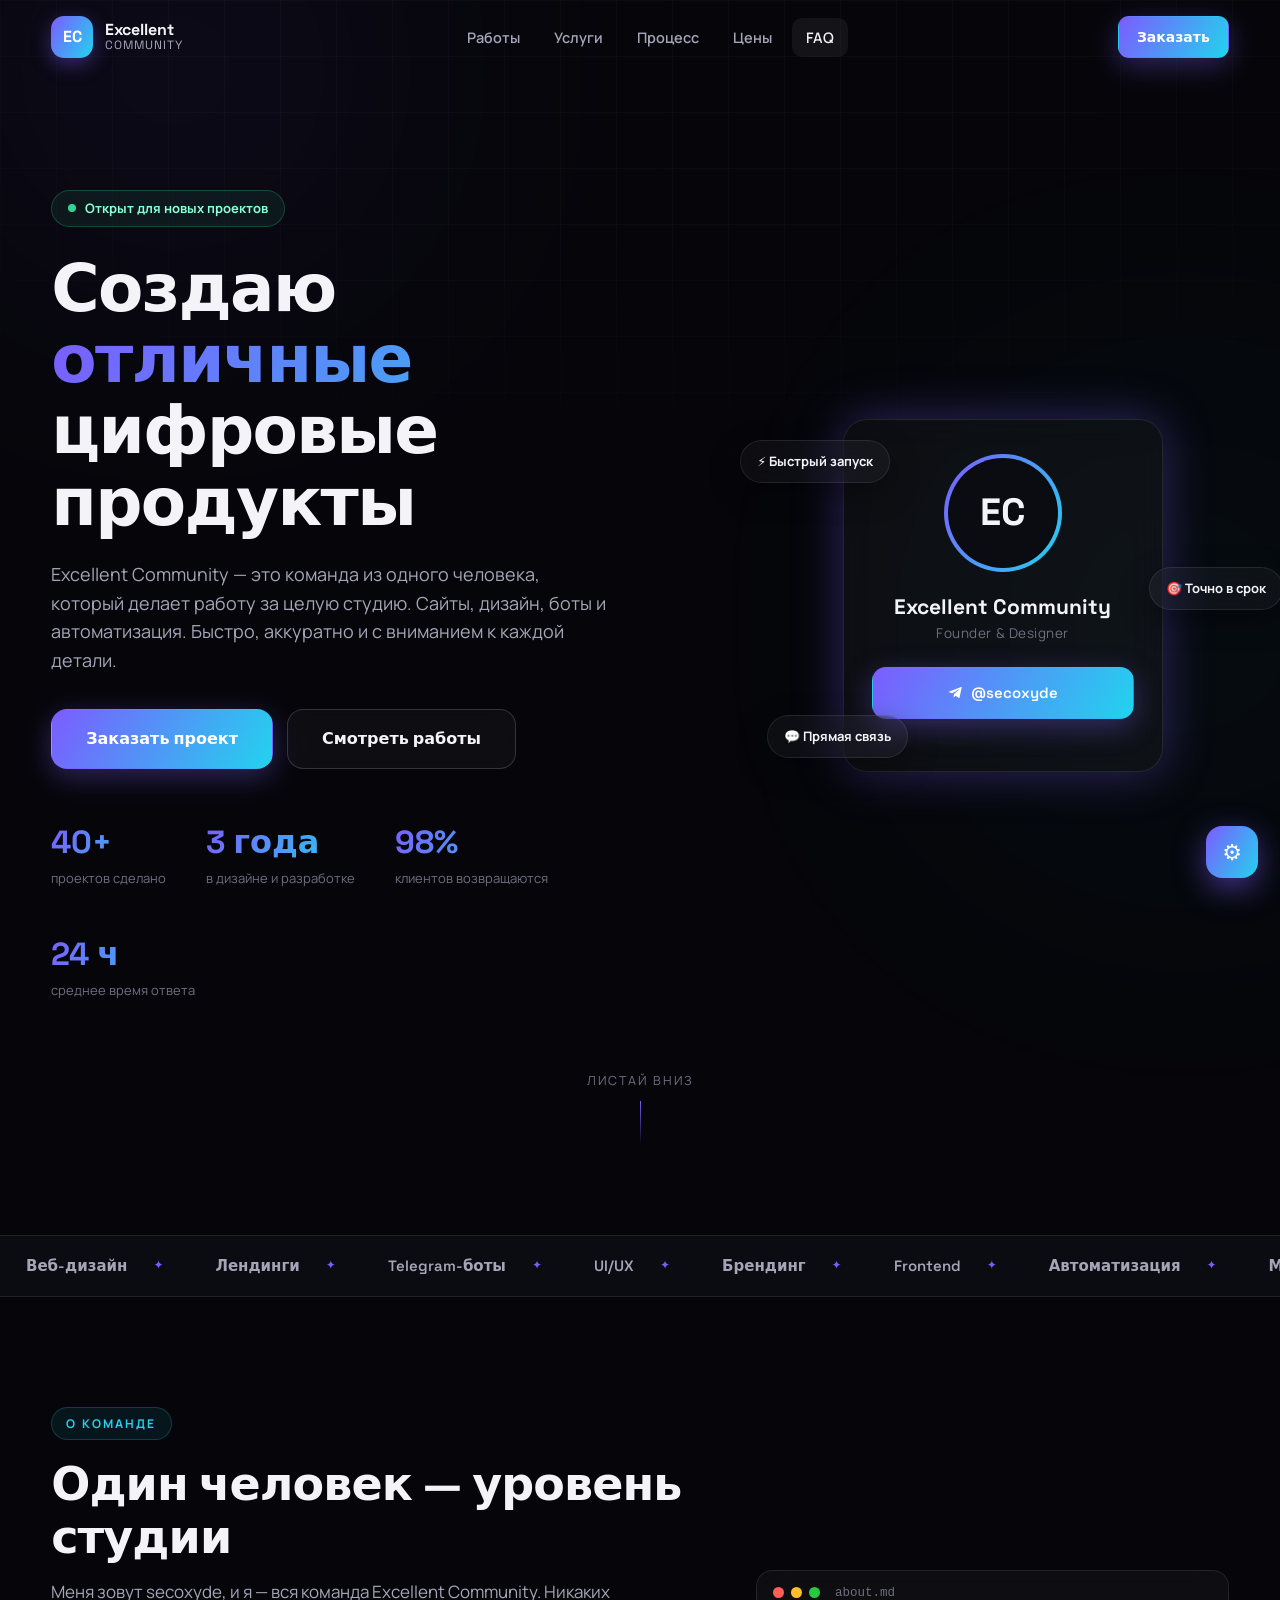
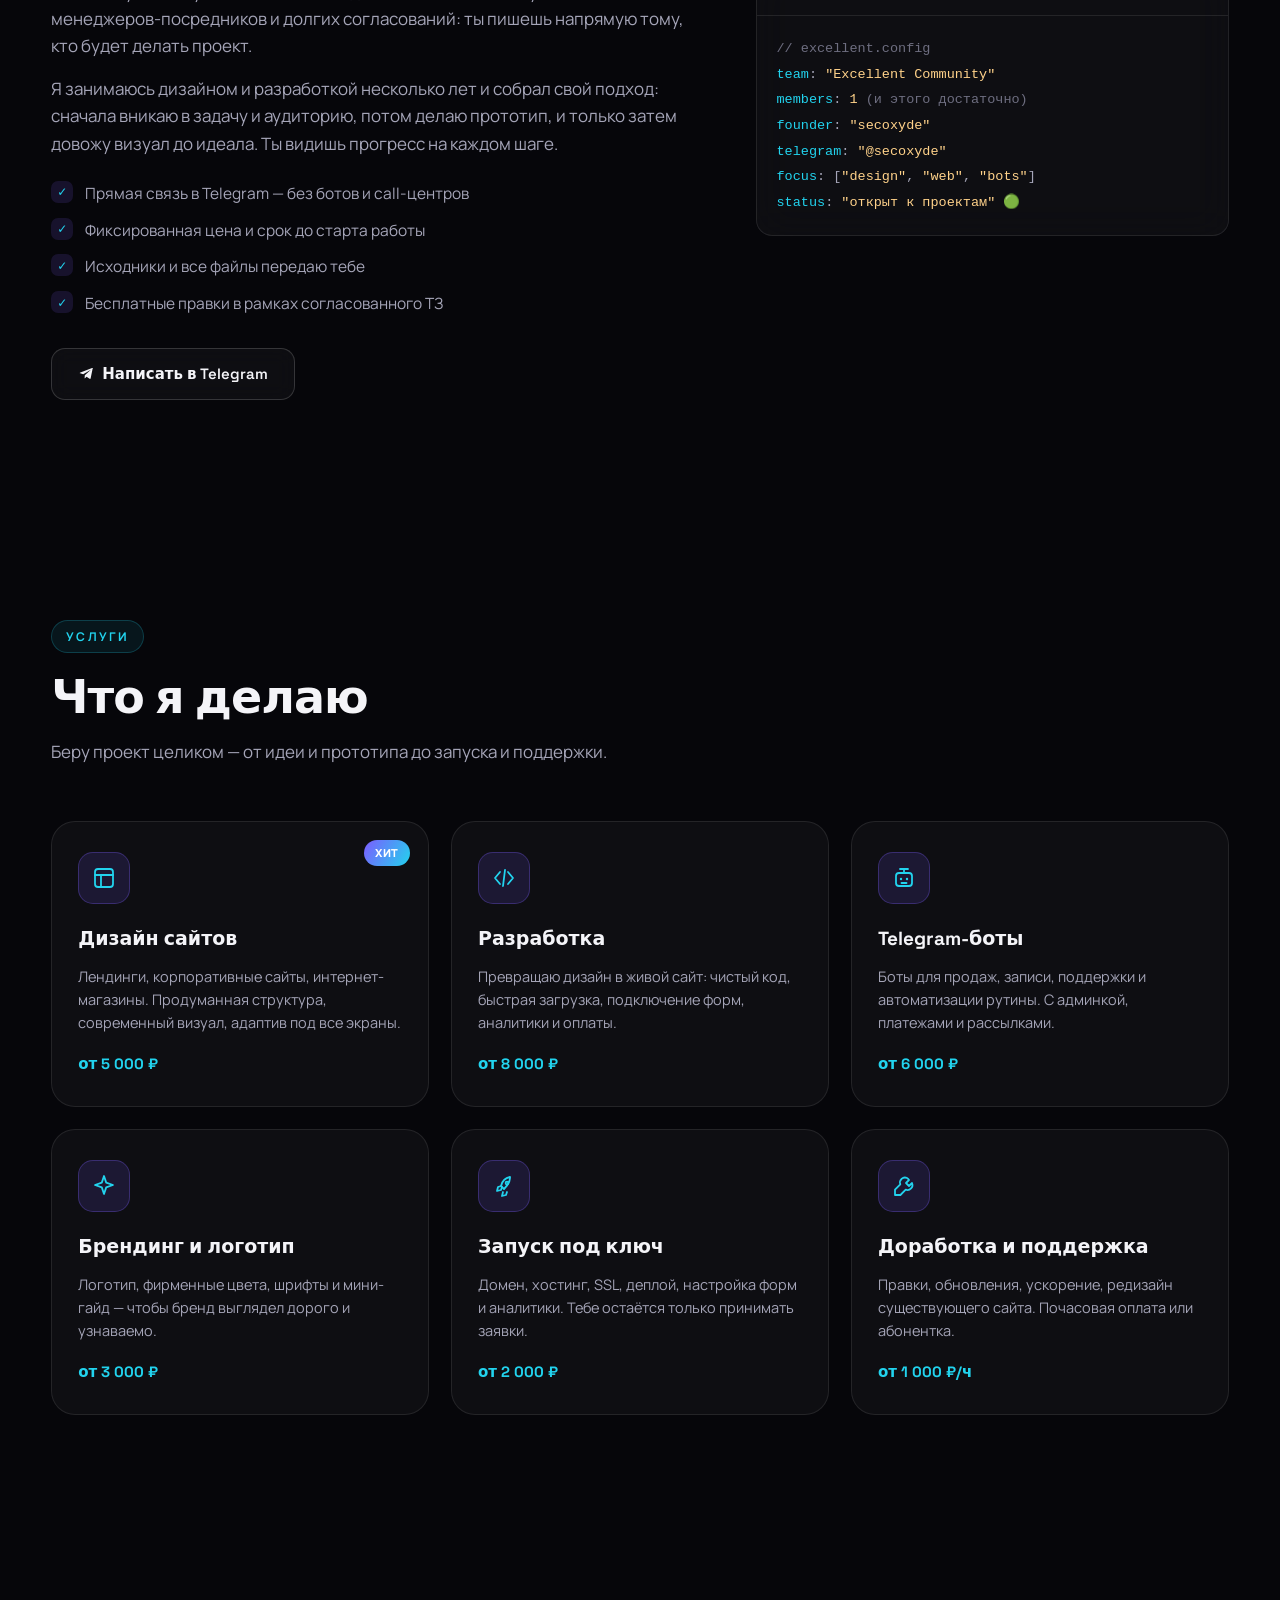
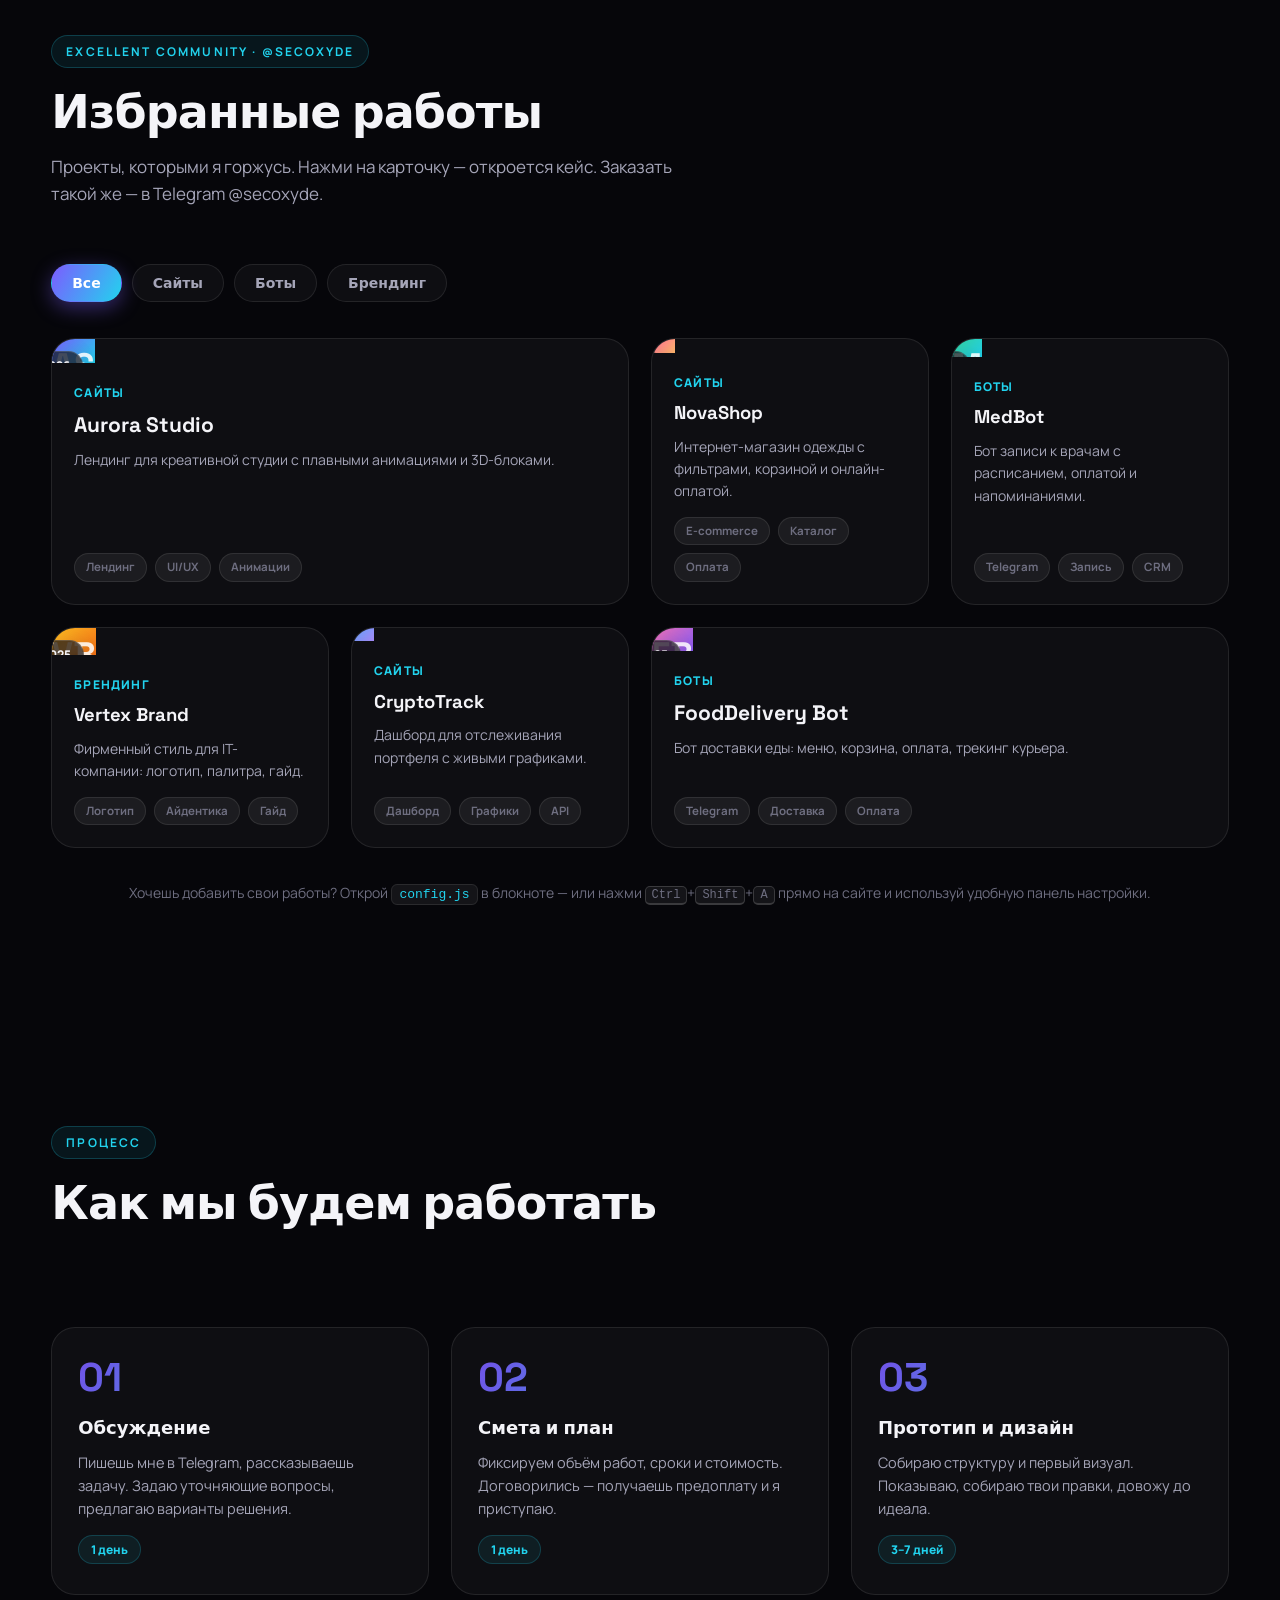
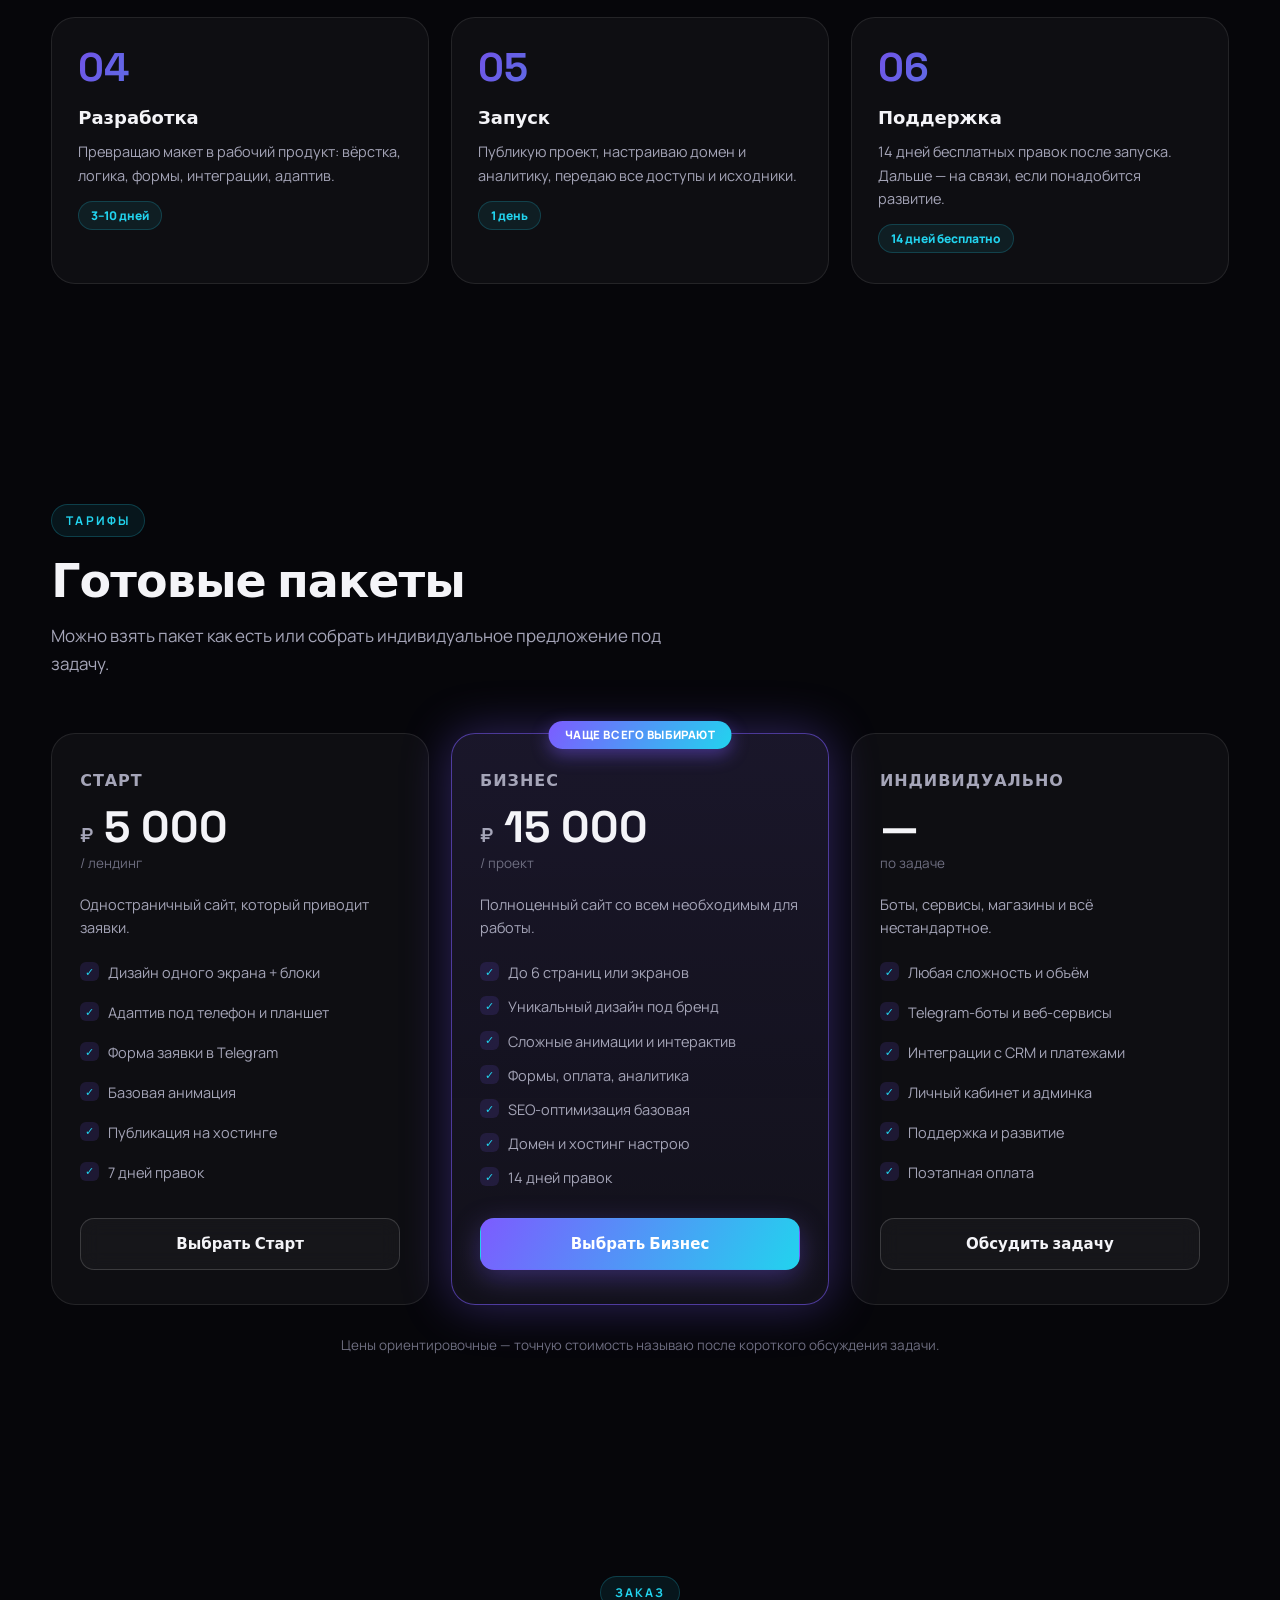
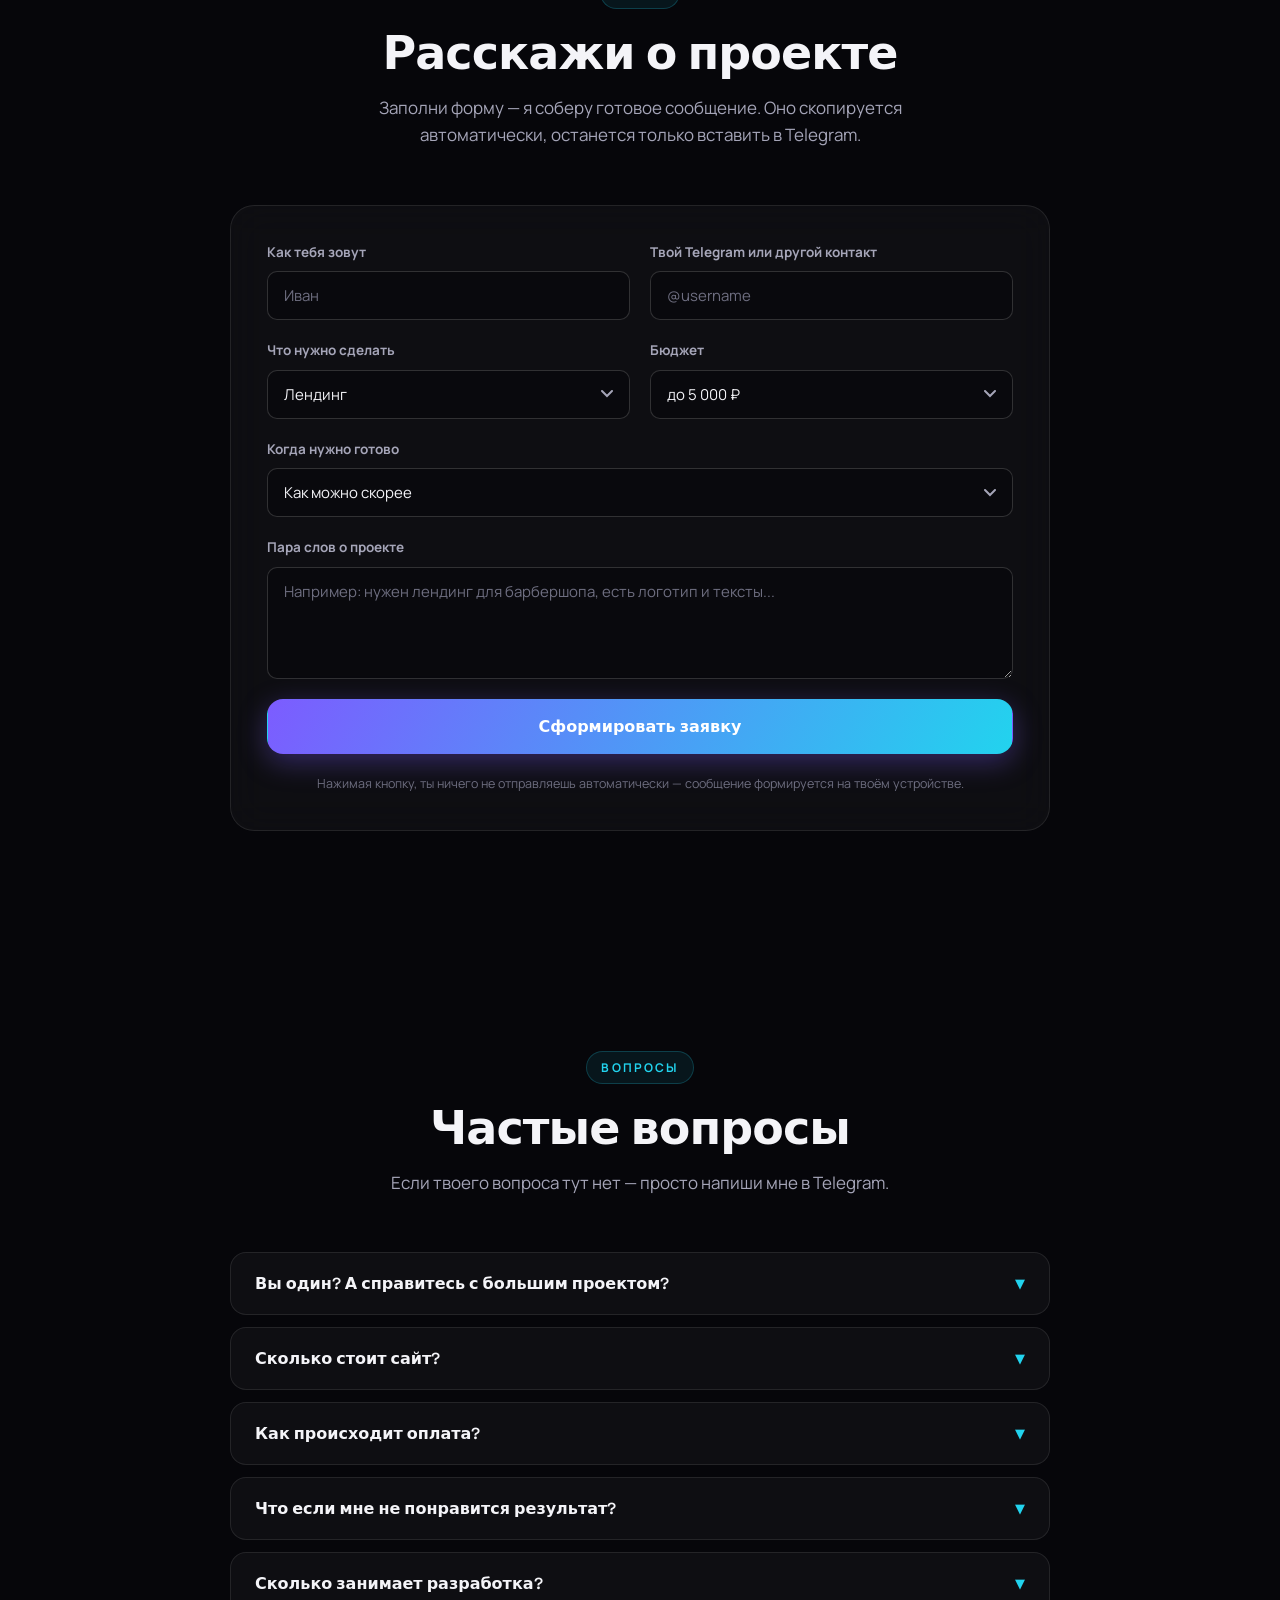
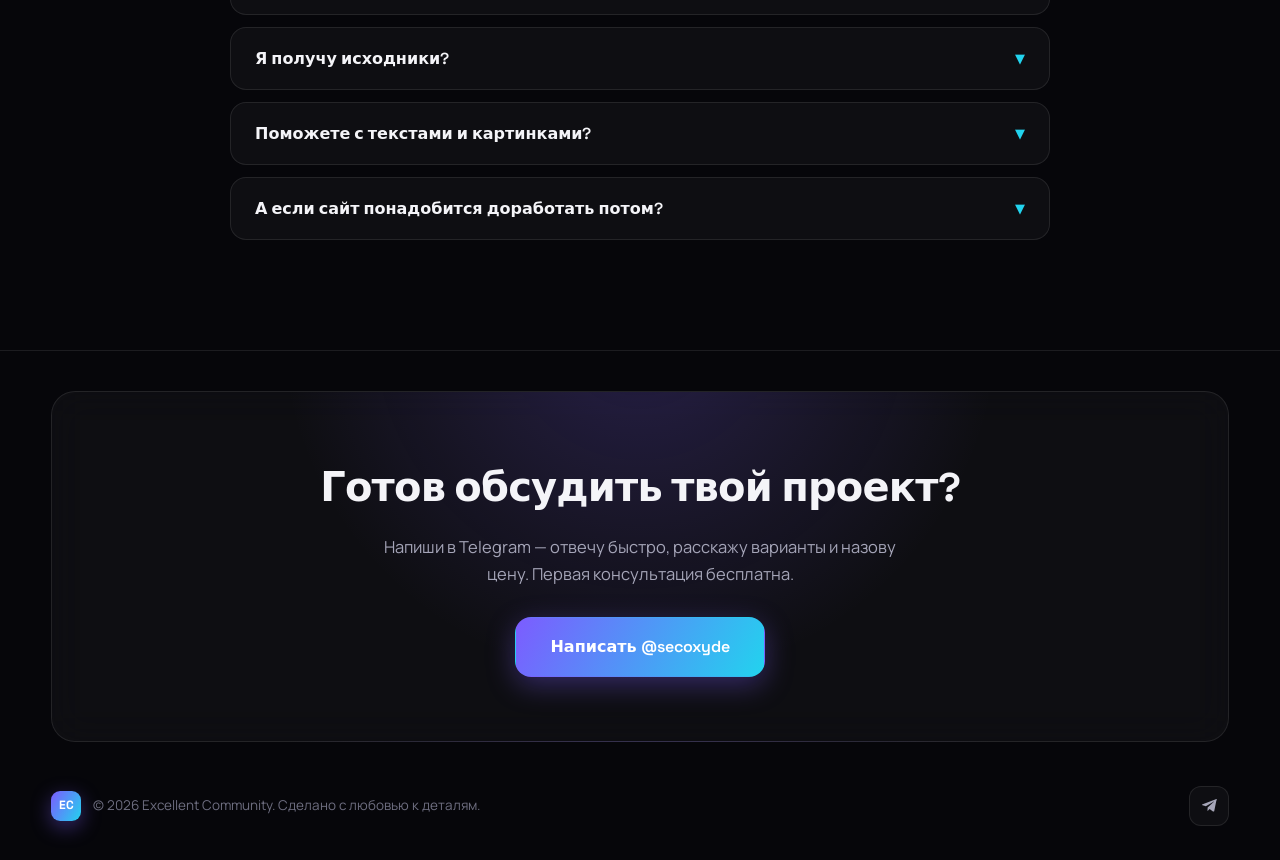
<file: excellent-commnity/index.html>
<!DOCTYPE html>
<html lang="ru">
<head>
<meta charset="UTF-8">
<meta name="viewport" content="width=device-width, initial-scale=1.0">
<title>Excellent Community — дизайн и разработка под ключ</title>
<meta name="description" content="Сайты, лендинги, Telegram-боты и брендинг под ключ. Написать: @secoxyde">
<link rel="preconnect" href="https://fonts.googleapis.com">
<link rel="preconnect" href="https://fonts.gstatic.com" crossorigin>
<link href="https://fonts.googleapis.com/css2?family=Space+Grotesk:wght@400;500;600;700&family=Manrope:wght@400;500;600;700;800&display=swap" rel="stylesheet">
<style>
/* ═══════════════════════════════════════════════
   EXCELLENT COMMUNITY — STYLES
   Тёмная тема, неоновые акценты, стекло
   ═══════════════════════════════════════════════ */

:root {
  --bg: #06060A;
  --bg-soft: #0B0B12;
  --surface: rgba(255, 255, 255, 0.035);
  --surface-2: rgba(255, 255, 255, 0.06);
  --border: rgba(255, 255, 255, 0.09);
  --border-strong: rgba(255, 255, 255, 0.16);
  --text: #F4F4F8;
  --text-dim: #A5A5B8;
  --text-faint: #6E6E80;
  --accent: #7C5CFF;
  --accent-2: #22D3EE;
  --accent-soft: rgba(124, 92, 255, 0.14);
  --grad: linear-gradient(120deg, var(--accent), var(--accent-2));
  --r-lg: 24px;
  --r-md: 16px;
  --r-sm: 10px;
  --font-display: "Space Grotesk", system-ui, sans-serif;
  --font-body: "Manrope", system-ui, sans-serif;
  --shadow-glow: 0 0 48px rgba(124, 92, 255, 0.35);
  --trans: 0.35s cubic-bezier(0.22, 1, 0.36, 1);
}

* { margin: 0; padding: 0; box-sizing: border-box; }

html { scroll-behavior: smooth; }

body {
  background: var(--bg);
  color: var(--text);
  font-family: var(--font-body);
  font-size: 16px;
  line-height: 1.6;
  overflow-x: hidden;
  -webkit-font-smoothing: antialiased;
}

::selection { background: var(--accent); color: #fff; }

img { max-width: 100%; display: block; }
a { color: inherit; text-decoration: none; }
button { font-family: inherit; cursor: pointer; }
code, kbd, .mono { font-family: "SFMono-Regular", Consolas, "Liberation Mono", monospace; }

/* ── фон ── */
.bg-grid {
  position: fixed; inset: 0; z-index: -2; pointer-events: none;
  background-image:
    linear-gradient(rgba(255,255,255,0.025) 1px, transparent 1px),
    linear-gradient(90deg, rgba(255,255,255,0.025) 1px, transparent 1px);
  background-size: 56px 56px;
  mask-image: radial-gradient(ellipse 90% 60% at 50% 0%, #000 40%, transparent 100%);
}
.bg-glow {
  position: fixed; z-index: -1; pointer-events: none;
  width: 55vw; height: 55vw; border-radius: 50%;
  filter: blur(140px); opacity: 0.5;
}
.bg-glow--1 { top: -22vw; left: -14vw; background: radial-gradient(circle, rgba(124,92,255,0.28), transparent 65%); }
.bg-glow--2 { top: 30vh; right: -20vw; background: radial-gradient(circle, rgba(34,211,238,0.16), transparent 65%); }

/* ── контейнеры ── */
.container { width: min(1180px, 92%); margin-inline: auto; }
.container.narrow { width: min(820px, 92%); }

.section { padding: 110px 0; position: relative; }

.section-head { max-width: 640px; margin-bottom: 56px; }
.section-head.center, .section .container.narrow .section-head { margin-inline: auto; text-align: center; }
.container.narrow .section-head { text-align: center; }

.eyebrow {
  display: inline-block;
  font-size: 12px; font-weight: 700; letter-spacing: 0.18em; text-transform: uppercase;
  color: var(--accent-2);
  background: rgba(34, 211, 238, 0.08);
  border: 1px solid rgba(34, 211, 238, 0.22);
  padding: 6px 14px; border-radius: 999px;
  margin-bottom: 18px;
}

.section-title {
  font-family: var(--font-display);
  font-size: clamp(30px, 4.4vw, 46px);
  font-weight: 700;
  line-height: 1.15;
  letter-spacing: -0.02em;
  margin-bottom: 14px;
}

.section-sub { color: var(--text-dim); font-size: 17px; }

.gradient-text {
  font-style: normal;
  background: var(--grad);
  -webkit-background-clip: text;
  background-clip: text;
  color: transparent;
}

.glass {
  background: var(--surface);
  border: 1px solid var(--border);
  backdrop-filter: blur(18px);
  -webkit-backdrop-filter: blur(18px);
}

/* ── кнопки ── */
.btn {
  display: inline-flex; align-items: center; justify-content: center; gap: 8px;
  font-family: var(--font-display); font-weight: 600; font-size: 15px;
  padding: 13px 26px; border-radius: 14px; border: 1px solid transparent;
  transition: transform var(--trans), box-shadow var(--trans), background var(--trans), border-color var(--trans);
  white-space: nowrap; user-select: none;
}
.btn-lg { padding: 16px 34px; font-size: 16px; border-radius: 16px; }
.btn-sm { padding: 9px 18px; font-size: 14px; border-radius: 11px; }
.btn-block { width: 100%; }

.btn-primary {
  background: var(--grad); color: #fff;
  box-shadow: 0 8px 28px rgba(124, 92, 255, 0.35);
}
.btn-primary:hover { transform: translateY(-2px); box-shadow: 0 14px 36px rgba(124, 92, 255, 0.5); }

.btn-ghost {
  background: var(--surface); color: var(--text); border-color: var(--border-strong);
  backdrop-filter: blur(10px);
}
.btn-ghost:hover { border-color: var(--accent); background: var(--accent-soft); transform: translateY(-2px); }

/* ── шапка ── */
.site-header {
  position: fixed; top: 0; left: 0; right: 0; z-index: 100;
  padding: 16px 0;
  transition: background 0.3s, border-color 0.3s, padding 0.3s;
  border-bottom: 1px solid transparent;
}
.site-header.scrolled {
  background: rgba(6, 6, 10, 0.78);
  backdrop-filter: blur(16px);
  border-bottom-color: var(--border);
  padding: 10px 0;
}
.nav-wrap { display: flex; align-items: center; justify-content: space-between; gap: 20px; }

.logo { display: flex; align-items: center; gap: 12px; }
.logo-mark {
  display: grid; place-items: center;
  width: 42px; height: 42px; border-radius: 13px;
  background: var(--grad);
  font-family: var(--font-display); font-weight: 700; font-size: 16px; color: #fff;
  box-shadow: 0 6px 20px rgba(124, 92, 255, 0.4);
}
.logo-mark-sm { width: 30px; height: 30px; font-size: 12px; border-radius: 9px; }
.logo-text { display: flex; flex-direction: column; line-height: 1.15; font-family: var(--font-display); }
.logo-text b { font-size: 16px; font-weight: 700; }
.logo-text i { font-size: 12px; font-style: normal; color: var(--text-dim); letter-spacing: 0.08em; text-transform: uppercase; }

.site-nav { display: flex; gap: 6px; }
.nav-link {
  padding: 8px 14px; border-radius: 10px;
  font-size: 14.5px; font-weight: 600; color: var(--text-dim);
  transition: color 0.25s, background 0.25s;
}
.nav-link:hover, .nav-link.active { color: var(--text); background: var(--surface-2); }

.nav-actions { display: flex; align-items: center; gap: 12px; }

.burger {
  display: none;
  flex-direction: column; gap: 5px;
  background: none; border: 0; padding: 8px;
}
.burger span { width: 22px; height: 2px; background: var(--text); border-radius: 2px; transition: 0.3s; }
.burger.open span:nth-child(1) { transform: translateY(7px) rotate(45deg); }
.burger.open span:nth-child(2) { opacity: 0; }
.burger.open span:nth-child(3) { transform: translateY(-7px) rotate(-45deg); }

/* ── hero ── */
.hero { padding: 190px 0 90px; position: relative; }
.hero-grid { display: grid; grid-template-columns: 1.25fr 0.85fr; gap: 60px; align-items: center; }

.badge {
  display: inline-flex; align-items: center; gap: 9px;
  font-size: 13px; font-weight: 700; color: #8BFFD4;
  background: rgba(52, 211, 153, 0.08);
  border: 1px solid rgba(52, 211, 153, 0.25);
  padding: 7px 16px; border-radius: 999px; margin-bottom: 26px;
}
.badge-dot {
  width: 8px; height: 8px; border-radius: 50%; background: #34D399;
  box-shadow: 0 0 0 0 rgba(52, 211, 153, 0.5);
  animation: pulse 2s infinite;
}
@keyframes pulse {
  0% { box-shadow: 0 0 0 0 rgba(52,211,153,0.5); }
  70% { box-shadow: 0 0 0 9px rgba(52,211,153,0); }
  100% { box-shadow: 0 0 0 0 rgba(52,211,153,0); }
}

.hero-title {
  font-family: var(--font-display);
  font-size: clamp(38px, 5.6vw, 66px);
  font-weight: 700; line-height: 1.08; letter-spacing: -0.025em;
  margin-bottom: 22px;
}
.hero-title span, .hero-title em { display: block; }

.hero-sub { color: var(--text-dim); font-size: 18px; max-width: 560px; margin-bottom: 34px; }

.hero-btns { display: flex; gap: 14px; flex-wrap: wrap; margin-bottom: 48px; }

.hero-stats { display: flex; gap: 40px; flex-wrap: wrap; }
.stat-item .stat-value {
  font-family: var(--font-display); font-size: 32px; font-weight: 700;
  background: var(--grad); -webkit-background-clip: text; background-clip: text; color: transparent;
}
.stat-item .stat-label { font-size: 13px; color: var(--text-faint); }

/* визуал справа */
.hero-visual { position: relative; display: flex; justify-content: center; }
.avatar-card {
  width: min(320px, 100%);
  border-radius: var(--r-lg);
  padding: 34px 28px;
  text-align: center;
  box-shadow: var(--shadow-glow);
  position: relative; z-index: 2;
}
.avatar-ring {
  width: 118px; height: 118px; margin: 0 auto 18px;
  border-radius: 50%; padding: 4px; background: var(--grad);
  animation: spin 8s linear infinite;
}
@keyframes spin { to { transform: rotate(360deg); } }
.avatar {
  width: 100%; height: 100%; border-radius: 50%;
  background: var(--bg-soft);
  display: grid; place-items: center;
  font-family: var(--font-display); font-size: 38px; font-weight: 700;
  color: var(--text);
  animation: spin 8s linear infinite reverse;
}
.avatar-name { font-family: var(--font-display); font-size: 21px; font-weight: 700; }
.avatar-role { font-size: 13.5px; color: var(--text-faint); margin-bottom: 22px; letter-spacing: 0.04em; }
.avatar-meta { margin-top: 18px; font-size: 12.5px; color: var(--text-faint); }

.float-chip {
  position: absolute; z-index: 3;
  font-size: 13px; font-weight: 700;
  padding: 10px 16px; border-radius: 999px;
  box-shadow: 0 10px 30px rgba(0,0,0,0.35);
  animation: floaty 5s ease-in-out infinite;
}
.chip-1 { top: 6%; left: -8%; animation-delay: 0s; }
.chip-2 { top: 42%; right: -12%; animation-delay: 1.4s; }
.chip-3 { bottom: 4%; left: -2%; animation-delay: 2.6s; }
@keyframes floaty {
  0%, 100% { transform: translateY(0); }
  50% { transform: translateY(-12px); }
}

.scroll-hint {
  display: flex; flex-direction: column; align-items: center; gap: 10px;
  margin-top: 70px; color: var(--text-faint); font-size: 12.5px; letter-spacing: 0.14em; text-transform: uppercase;
}
.scroll-line { width: 1px; height: 44px; background: linear-gradient(var(--accent), transparent); animation: scrolldown 1.8s ease-in-out infinite; }
@keyframes scrolldown {
  0% { transform: scaleY(0); transform-origin: top; }
  45% { transform: scaleY(1); transform-origin: top; }
  55% { transform: scaleY(1); transform-origin: bottom; }
  100% { transform: scaleY(0); transform-origin: bottom; }
}

/* ── бегущая строка ── */
.marquee {
  border-block: 1px solid var(--border);
  background: var(--bg-soft);
  overflow: hidden; padding: 18px 0;
}
.marquee-track {
  display: flex; gap: 0; width: max-content;
  animation: marquee 26s linear infinite;
}
.marquee-item {
  font-family: var(--font-display); font-size: 15px; font-weight: 600;
  color: var(--text-dim); padding: 0 26px; white-space: nowrap;
  display: inline-flex; align-items: center; gap: 26px;
}
.marquee-item::after { content: "✦"; color: var(--accent); font-size: 12px; }
@keyframes marquee { to { transform: translateX(-50%); } }

/* ── about ── */
.about-grid { display: grid; grid-template-columns: 1.15fr 0.85fr; gap: 64px; align-items: center; }
.about-text .section-sub { margin-bottom: 16px; }
.check-list { list-style: none; margin: 24px 0 32px; display: grid; gap: 12px; }
.check-list li {
  position: relative; padding-left: 34px; color: var(--text-dim); font-size: 15.5px;
}
.check-list li::before {
  content: "✓"; position: absolute; left: 0; top: 0;
  width: 22px; height: 22px; border-radius: 7px;
  background: var(--accent-soft); color: var(--accent-2);
  display: grid; place-items: center; font-size: 12px; font-weight: 800;
}

.panel-card { border-radius: var(--r-md); overflow: hidden; }
.panel-head {
  display: flex; align-items: center; gap: 7px;
  padding: 12px 16px; border-bottom: 1px solid var(--border);
}
.panel-head .dot { width: 11px; height: 11px; border-radius: 50%; }
.dot.r { background: #FF5F57; } .dot.y { background: #FEBC2E; } .dot.g { background: #28C840; }
.panel-title { margin-left: 8px; font-size: 12.5px; color: var(--text-faint); font-family: Consolas, monospace; }
.panel-body { padding: 20px; font-size: 13.5px; line-height: 1.9; color: var(--text-dim); }
.panel-body .k { color: var(--accent-2); }
.panel-body .v { color: #FFD28A; }
.panel-body .c { color: var(--text-faint); }

/* ── услуги ── */
.services-grid { display: grid; grid-template-columns: repeat(3, 1fr); gap: 22px; }
.service-card {
  position: relative;
  border-radius: var(--r-lg); padding: 30px 26px;
  background: var(--surface); border: 1px solid var(--border);
  transition: transform var(--trans), border-color var(--trans), box-shadow var(--trans);
  overflow: hidden;
}
.service-card::before {
  content: ""; position: absolute; inset: 0;
  background: radial-gradient(420px circle at var(--mx, 50%) var(--my, 0%), rgba(124,92,255,0.14), transparent 45%);
  opacity: 0; transition: opacity 0.4s; pointer-events: none;
}
.service-card:hover { transform: translateY(-6px); border-color: var(--border-strong); box-shadow: 0 20px 50px rgba(0,0,0,0.4); }
.service-card:hover::before { opacity: 1; }
.service-icon {
  width: 52px; height: 52px; border-radius: 15px;
  background: var(--accent-soft); border: 1px solid rgba(124,92,255,0.3);
  display: grid; place-items: center; margin-bottom: 20px;
  color: var(--accent-2);
}
.service-icon svg { width: 24px; height: 24px; }
.service-card h3 { font-family: var(--font-display); font-size: 19px; font-weight: 700; margin-bottom: 10px; }
.service-card p { color: var(--text-dim); font-size: 14.5px; margin-bottom: 18px; }
.service-price { font-family: var(--font-display); font-weight: 700; font-size: 15px; color: var(--accent-2); }
.service-tag {
  position: absolute; top: 18px; right: 18px;
  font-size: 11px; font-weight: 800; letter-spacing: 0.06em; text-transform: uppercase;
  background: var(--grad); color: #fff;
  padding: 4px 11px; border-radius: 999px;
}

/* ── портфолио ── */
.filter-bar { display: flex; gap: 10px; flex-wrap: wrap; margin-bottom: 36px; }
.filter-btn {
  font-family: var(--font-display); font-size: 14px; font-weight: 600;
  padding: 9px 20px; border-radius: 999px;
  background: var(--surface); border: 1px solid var(--border); color: var(--text-dim);
  transition: 0.25s;
}
.filter-btn:hover { color: var(--text); border-color: var(--border-strong); }
.filter-btn.active { background: var(--grad); color: #fff; border-color: transparent; box-shadow: 0 6px 20px rgba(124,92,255,0.4); }

.work-grid { display: grid; grid-template-columns: repeat(4, 1fr); gap: 22px; grid-auto-flow: dense; }
.work-card {
  grid-column: span 1;
  border-radius: var(--r-lg); overflow: hidden;
  background: var(--surface); border: 1px solid var(--border);
  cursor: pointer; text-align: left; color: inherit; font: inherit; width: 100%;
  transition: transform var(--trans), border-color var(--trans), box-shadow var(--trans);
  position: relative;
  display: flex; flex-direction: column;
}
.work-card.featured { grid-column: span 2; }
.work-card.featured .work-media { aspect-ratio: 16/9; }
.work-card.featured .work-body h3 { font-size: 21px; }
.work-card .work-body { flex: 1; display: flex; flex-direction: column; }
.work-card .work-tags { margin-top: auto; }
.work-card:hover { transform: translateY(-6px); border-color: var(--border-strong); box-shadow: 0 24px 56px rgba(0,0,0,0.45); }
.work-card.hidden-card { display: none; }
.work-media { aspect-ratio: 16/10; position: relative; overflow: hidden; }
.work-media img, .work-media .work-ph { width: 100%; height: 100%; object-fit: cover; transition: transform 0.6s; }
.work-card:hover .work-media img, .work-card:hover .work-ph { transform: scale(1.06); }
.work-ph { display: grid; place-items: center; }
.work-ph span {
  font-family: var(--font-display); font-size: 34px; font-weight: 700; color: rgba(255,255,255,0.85);
  text-shadow: 0 4px 24px rgba(0,0,0,0.35);
}
.work-year {
  position: absolute; top: 12px; right: 12px;
  font-size: 12px; font-weight: 800; padding: 4px 12px; border-radius: 999px;
  background: rgba(6,6,10,0.65); backdrop-filter: blur(8px); color: var(--text);
  border: 1px solid rgba(255,255,255,0.15);
  z-index: 3;
}
.work-overlay {
  position: absolute; inset: 0; z-index: 2;
  display: grid; place-items: center;
  background: linear-gradient(180deg, rgba(6,6,10,0.1), rgba(6,6,10,0.75));
  opacity: 0; transition: opacity 0.35s;
}
.work-card:hover .work-overlay { opacity: 1; }
.work-overlay-btn {
  font-family: var(--font-display); font-size: 14px; font-weight: 700;
  padding: 11px 22px; border-radius: 999px;
  background: rgba(255,255,255,0.96); color: #0B0B12;
  transform: translateY(10px); transition: transform 0.35s cubic-bezier(0.22,1,0.36,1);
  box-shadow: 0 8px 26px rgba(0,0,0,0.4);
}
.work-card:hover .work-overlay-btn { transform: none; }
.work-body { padding: 20px 22px 22px; }
.work-cat { font-size: 12px; font-weight: 800; letter-spacing: 0.1em; text-transform: uppercase; color: var(--accent-2); margin-bottom: 6px; }
.work-body h3 { font-family: var(--font-display); font-size: 18.5px; font-weight: 700; margin-bottom: 8px; }
.work-body p { font-size: 14px; color: var(--text-dim); margin-bottom: 14px; }
.work-tags { display: flex; gap: 8px; flex-wrap: wrap; }
.work-tags span {
  font-size: 11.5px; font-weight: 700; color: var(--text-faint);
  background: var(--surface-2); border: 1px solid var(--border);
  padding: 4px 11px; border-radius: 999px;
}
.work-note { margin-top: 34px; text-align: center; color: var(--text-faint); font-size: 14px; }
.work-note code { background: var(--surface-2); border: 1px solid var(--border); padding: 2px 7px; border-radius: 6px; color: var(--accent-2); font-size: 13px; }
.work-note kbd { background: var(--surface-2); border: 1px solid var(--border-strong); border-bottom-width: 2px; padding: 1px 6px; border-radius: 5px; font-size: 12px; }

/* ── процесс ── */
.timeline { list-style: none; display: grid; grid-template-columns: repeat(3, 1fr); gap: 22px; counter-reset: step; }
.timeline li {
  position: relative;
  border-radius: var(--r-lg); padding: 30px 26px;
  background: var(--surface); border: 1px solid var(--border);
  transition: transform var(--trans), border-color var(--trans);
}
.timeline li:hover { transform: translateY(-5px); border-color: rgba(124,92,255,0.4); }
.step-num {
  font-family: var(--font-display); font-size: 40px; font-weight: 700; line-height: 1;
  background: var(--grad); -webkit-background-clip: text; background-clip: text; color: transparent;
  opacity: 0.9; margin-bottom: 16px; display: block;
}
.timeline h3 { font-family: var(--font-display); font-size: 18px; font-weight: 700; margin-bottom: 8px; }
.timeline p { font-size: 14.5px; color: var(--text-dim); margin-bottom: 14px; }
.step-dur {
  display: inline-block; font-size: 12px; font-weight: 800;
  color: var(--accent-2); background: rgba(34,211,238,0.08);
  border: 1px solid rgba(34,211,238,0.2);
  padding: 4px 12px; border-radius: 999px;
}

/* ── цены ── */
.pricing-grid { display: grid; grid-template-columns: repeat(3, 1fr); gap: 22px; align-items: stretch; }
.price-card {
  position: relative;
  border-radius: var(--r-lg); padding: 34px 28px;
  background: var(--surface); border: 1px solid var(--border);
  display: flex; flex-direction: column;
  transition: transform var(--trans), border-color var(--trans), box-shadow var(--trans);
}
.price-card:hover { transform: translateY(-6px); }
.price-card.featured {
  border-color: rgba(124, 92, 255, 0.55);
  background: linear-gradient(180deg, rgba(124,92,255,0.1), rgba(124,92,255,0.03)), var(--surface);
  box-shadow: var(--shadow-glow);
}
.price-badge {
  position: absolute; top: -13px; left: 50%; transform: translateX(-50%);
  font-size: 11.5px; font-weight: 800; letter-spacing: 0.05em; text-transform: uppercase;
  background: var(--grad); color: #fff; padding: 5px 16px; border-radius: 999px; white-space: nowrap;
  box-shadow: 0 6px 18px rgba(124,92,255,0.45);
}
.price-name { font-family: var(--font-display); font-size: 16px; font-weight: 700; letter-spacing: 0.06em; text-transform: uppercase; color: var(--text-dim); margin-bottom: 12px; }
.price-value { font-family: var(--font-display); font-size: 44px; font-weight: 700; line-height: 1; margin-bottom: 4px; }
.price-value small { font-size: 20px; color: var(--text-dim); font-weight: 600; }
.price-period { font-size: 13.5px; color: var(--text-faint); margin-bottom: 18px; }
.price-desc { font-size: 14.5px; color: var(--text-dim); margin-bottom: 22px; }
.price-features { list-style: none; display: grid; gap: 11px; margin-bottom: 28px; flex: 1; }
.price-features li { position: relative; padding-left: 28px; font-size: 14.5px; color: var(--text-dim); }
.price-features li::before {
  content: "✓"; position: absolute; left: 0; top: 1px;
  width: 19px; height: 19px; border-radius: 6px;
  background: var(--accent-soft); color: var(--accent-2);
  display: grid; place-items: center; font-size: 11px; font-weight: 800;
}
.pricing-note { text-align: center; color: var(--text-faint); font-size: 13.5px; margin-top: 30px; }

/* ── форма заказа ── */
.order-form { border-radius: var(--r-lg); padding: 36px; display: grid; gap: 20px; }
.form-row { display: grid; grid-template-columns: 1fr 1fr; gap: 20px; }
.field { display: grid; gap: 8px; }
.field-label { font-size: 13.5px; font-weight: 700; color: var(--text-dim); }
.field input, .field select, .field textarea {
  width: 100%;
  background: rgba(6,6,10,0.55);
  border: 1px solid var(--border-strong);
  border-radius: var(--r-sm);
  padding: 13px 16px;
  color: var(--text); font-family: var(--font-body); font-size: 15px;
  transition: border-color 0.25s, box-shadow 0.25s;
  appearance: none;
}
.field select {
  background-image: url("data:image/svg+xml,%3Csvg xmlns='http://www.w3.org/2000/svg' width='12' height='8'%3E%3Cpath d='M1 1l5 5 5-5' stroke='%23A5A5B8' stroke-width='2' fill='none' stroke-linecap='round'/%3E%3C/svg%3E");
  background-repeat: no-repeat; background-position: right 16px center;
  cursor: pointer;
}
.field select option { background: #12121c; color: var(--text); }
.field textarea { resize: vertical; min-height: 110px; }
.field input:focus, .field select:focus, .field textarea:focus {
  outline: none; border-color: var(--accent);
  box-shadow: 0 0 0 3px rgba(124,92,255,0.2);
}
.field input::placeholder, .field textarea::placeholder { color: var(--text-faint); }
.field input.invalid, .field select.invalid { border-color: #FF6B6B; box-shadow: 0 0 0 3px rgba(255,107,107,0.15); }
.form-note { font-size: 12.5px; color: var(--text-faint); text-align: center; }

.order-success { border-radius: var(--r-lg); padding: 40px 36px; text-align: center; }
.success-icon {
  width: 64px; height: 64px; margin: 0 auto 20px; border-radius: 50%;
  background: var(--grad); display: grid; place-items: center;
  font-size: 30px; font-weight: 800; color: #fff;
  box-shadow: var(--shadow-glow);
  animation: pop 0.45s cubic-bezier(0.34, 1.56, 0.64, 1);
}
@keyframes pop { from { transform: scale(0); } to { transform: scale(1); } }
.order-success h3 { font-family: var(--font-display); font-size: 26px; margin-bottom: 10px; }
.order-success p { color: var(--text-dim); font-size: 15px; max-width: 520px; margin: 0 auto 22px; }
.success-msg {
  text-align: left; font-size: 13px; line-height: 1.8;
  background: rgba(6,6,10,0.6); border: 1px solid var(--border);
  border-radius: var(--r-sm); padding: 16px 18px; margin-bottom: 24px;
  color: var(--text-dim); white-space: pre-wrap; max-height: 200px; overflow: auto;
}
.success-btns { display: flex; gap: 12px; justify-content: center; flex-wrap: wrap; }

/* ── FAQ ── */
.faq-list { display: grid; gap: 12px; }
.faq-item { border-radius: var(--r-md); background: var(--surface); border: 1px solid var(--border); overflow: hidden; transition: border-color 0.3s; }
.faq-item.open { border-color: rgba(124,92,255,0.4); }
.faq-q {
  width: 100%; display: flex; justify-content: space-between; align-items: center; gap: 16px;
  background: none; border: 0; color: var(--text);
  font-family: var(--font-display); font-size: 16px; font-weight: 600;
  padding: 20px 24px; text-align: left;
}
.faq-q .chev { flex-shrink: 0; transition: transform 0.3s; color: var(--accent-2); font-size: 13px; }
.faq-item.open .chev { transform: rotate(180deg); }
.faq-a { max-height: 0; overflow: hidden; transition: max-height 0.4s cubic-bezier(0.22, 1, 0.36, 1); }
.faq-a-inner { padding: 0 24px 22px; color: var(--text-dim); font-size: 15px; }

/* ── CTA + футер ── */
.site-footer { padding: 40px 0 34px; border-top: 1px solid var(--border); }
.cta-block {
  border-radius: var(--r-lg); padding: 64px 40px; text-align: center;
  background:
    radial-gradient(600px circle at 50% -20%, rgba(124,92,255,0.22), transparent 60%),
    var(--surface);
  margin-bottom: 44px; position: relative; overflow: hidden;
}
.cta-title { font-family: var(--font-display); font-size: clamp(26px, 4vw, 40px); font-weight: 700; letter-spacing: -0.02em; margin-bottom: 14px; }
.cta-text { color: var(--text-dim); font-size: 16.5px; max-width: 540px; margin: 0 auto 30px; }
.footer-bottom { display: flex; justify-content: space-between; align-items: center; gap: 20px; flex-wrap: wrap; color: var(--text-faint); font-size: 13.5px; }
.footer-brand { display: flex; align-items: center; gap: 12px; }
.footer-socials { display: flex; gap: 10px; }
.social-btn {
  width: 40px; height: 40px; border-radius: 12px;
  background: var(--surface); border: 1px solid var(--border);
  display: grid; place-items: center; color: var(--text-dim);
  transition: 0.25s;
}
.social-btn:hover { color: #fff; border-color: var(--accent); background: var(--accent-soft); transform: translateY(-3px); }
.social-btn svg { width: 18px; height: 18px; }

/* ── модалка ── */
.modal { position: fixed; inset: 0; z-index: 200; display: grid; place-items: center; padding: 20px; visibility: hidden; }
.modal.open { visibility: visible; }
.modal-backdrop { position: absolute; inset: 0; background: rgba(3,3,6,0.78); backdrop-filter: blur(6px); opacity: 0; transition: opacity 0.3s; }
.modal.open .modal-backdrop { opacity: 1; }
.modal-card {
  position: relative; z-index: 2;
  width: min(680px, 100%); max-height: 88vh; overflow-y: auto;
  border-radius: var(--r-lg);
  transform: translateY(24px) scale(0.97); opacity: 0;
  transition: transform 0.35s cubic-bezier(0.22, 1, 0.36, 1), opacity 0.3s;
}
.modal.open .modal-card { transform: none; opacity: 1; }
.modal-close {
  position: absolute; top: 14px; right: 14px; z-index: 5;
  width: 36px; height: 36px; border-radius: 50%;
  background: rgba(6,6,10,0.7); border: 1px solid var(--border-strong);
  color: var(--text); font-size: 14px;
  display: grid; place-items: center; transition: 0.25s;
}
.modal-close:hover { background: var(--accent); border-color: transparent; }
.modal-nav {
  position: absolute; top: 50%; z-index: 6;
  width: 44px; height: 44px; border-radius: 50%;
  background: rgba(6,6,10,0.7); border: 1px solid var(--border-strong);
  color: var(--text); font-size: 24px; line-height: 1;
  display: grid; place-items: center;
  transform: translateY(-50%); transition: 0.25s;
  backdrop-filter: blur(8px);
}
.modal-nav:hover { background: var(--accent); border-color: transparent; }
.modal-prev { left: 14px; } .modal-next { right: 14px; }
.modal-counter {
  position: absolute; top: 18px; left: 22px; z-index: 5;
  font-family: var(--font-display); font-size: 13px; font-weight: 700;
  color: var(--text); background: rgba(6,6,10,0.7);
  border: 1px solid var(--border-strong); padding: 4px 12px; border-radius: 999px;
  backdrop-filter: blur(8px);
}
.modal-media { aspect-ratio: 16/8; }
.modal-media img, .modal-media .work-ph { width: 100%; height: 100%; object-fit: cover; }
.modal-body { padding: 28px 30px 32px; }
.modal-tags { display: flex; gap: 8px; flex-wrap: wrap; margin-bottom: 14px; }
.modal-tags span { font-size: 11.5px; font-weight: 700; color: var(--accent-2); background: rgba(34,211,238,0.08); border: 1px solid rgba(34,211,238,0.2); padding: 4px 11px; border-radius: 999px; }
.modal-body h3 { font-family: var(--font-display); font-size: 26px; font-weight: 700; margin-bottom: 12px; }
.modal-desc { color: var(--text-dim); font-size: 15.5px; margin-bottom: 20px; }
.modal-results { display: flex; gap: 10px; flex-wrap: wrap; margin-bottom: 24px; }
.modal-results span { font-size: 13px; font-weight: 700; background: var(--surface-2); border: 1px solid var(--border); padding: 7px 14px; border-radius: 10px; }

/* ── панель настройки ── */
.admin-fab {
  position: fixed; right: 22px; bottom: 22px; z-index: 150;
  width: 52px; height: 52px; border-radius: 16px;
  background: var(--grad); border: 0; color: #fff; font-size: 22px;
  box-shadow: 0 10px 30px rgba(124,92,255,0.5);
  transition: transform 0.3s;
}
.admin-fab:hover { transform: rotate(60deg) scale(1.06); }

.admin-panel {
  position: fixed; top: 0; right: 0; bottom: 0; z-index: 210;
  width: min(420px, 100vw);
  background: #0C0C14; border-left: 1px solid var(--border-strong);
  display: flex; flex-direction: column;
  transform: translateX(105%); transition: transform 0.4s cubic-bezier(0.22, 1, 0.36, 1);
}
.admin-panel.open { transform: none; }
.admin-head { display: flex; justify-content: space-between; align-items: center; padding: 18px 20px; border-bottom: 1px solid var(--border); }
.admin-head b { font-family: var(--font-display); font-size: 16px; display: block; }
.admin-head small { color: var(--text-faint); font-size: 12px; }
.admin-head .modal-close { position: static; }
.admin-body { flex: 1; overflow-y: auto; padding: 20px; display: grid; gap: 22px; align-content: start; }
.admin-foot { padding: 16px 20px; border-top: 1px solid var(--border); display: grid; gap: 10px; }
.admin-hint { font-size: 11.5px; color: var(--text-faint); line-height: 1.5; }
.admin-section > b { display: block; font-family: var(--font-display); font-size: 13px; letter-spacing: 0.08em; text-transform: uppercase; color: var(--accent-2); margin-bottom: 12px; }
.admin-field { display: grid; gap: 5px; margin-bottom: 12px; }
.admin-field span { font-size: 12.5px; color: var(--text-dim); font-weight: 600; }
.admin-field input, .admin-field textarea, .admin-field select {
  background: rgba(255,255,255,0.04); border: 1px solid var(--border-strong);
  border-radius: 8px; padding: 9px 12px; color: var(--text);
  font-family: var(--font-body); font-size: 13.5px;
}
.admin-field input:focus, .admin-field textarea:focus { outline: none; border-color: var(--accent); }
.admin-field textarea { resize: vertical; min-height: 60px; }
.admin-list-item { border: 1px solid var(--border); border-radius: 10px; padding: 12px; margin-bottom: 10px; background: rgba(255,255,255,0.02); }
.admin-list-item .row { display: grid; grid-template-columns: 1fr auto; gap: 8px; align-items: center; margin-bottom: 8px; }
.admin-del { background: rgba(255,80,80,0.12); border: 1px solid rgba(255,80,80,0.3); color: #FF8080; border-radius: 8px; padding: 6px 10px; font-size: 12px; }
.admin-add { background: var(--accent-soft); border: 1px dashed rgba(124,92,255,0.5); color: var(--accent-2); border-radius: 10px; padding: 10px; font-size: 13px; font-weight: 700; width: 100%; }

.admin-toggle {
  display: flex; align-items: center; gap: 12px;
  padding: 9px 12px; margin-bottom: 7px;
  background: rgba(255,255,255,0.03); border: 1px solid var(--border);
  border-radius: 10px; cursor: pointer; user-select: none;
  transition: border-color 0.2s;
}
.admin-toggle:hover { border-color: var(--border-strong); }
.admin-toggle input { position: absolute; opacity: 0; width: 0; height: 0; }
.admin-toggle .tl { font-size: 13.5px; color: var(--text-dim); font-weight: 600; }
.admin-toggle .switch {
  position: relative; flex-shrink: 0;
  width: 40px; height: 22px; border-radius: 999px;
  background: rgba(255,255,255,0.14);
  transition: background 0.25s;
}
.admin-toggle .switch::after {
  content: ""; position: absolute; top: 3px; left: 3px;
  width: 16px; height: 16px; border-radius: 50%; background: #fff;
  transition: transform 0.25s cubic-bezier(0.22,1,0.36,1);
}
.admin-toggle input:checked + .switch { background: var(--accent); }
.admin-toggle input:checked + .switch::after { transform: translateX(18px); }
.admin-toggle input:checked ~ .tl { color: var(--text); }

/* ── анимации появления ── */
.reveal { opacity: 0; transform: translateY(26px); transition: opacity 0.7s cubic-bezier(0.22,1,0.36,1), transform 0.7s cubic-bezier(0.22,1,0.36,1); }
.reveal.visible { opacity: 1; transform: none; }

.hidden { display: none !important; }

/* ── адаптив ── */
@media (max-width: 1020px) {
  .services-grid, .timeline, .pricing-grid { grid-template-columns: repeat(2, 1fr); }
  .work-grid { grid-template-columns: repeat(2, 1fr); }
  .work-card { grid-column: span 1; }
  .work-card.featured { grid-column: span 2; }
  .hero-grid { grid-template-columns: 1fr; gap: 50px; }
  .hero-visual { order: -1; }
  .hero { padding-top: 150px; text-align: center; }
  .hero-sub { margin-inline: auto; }
  .hero-btns, .hero-stats { justify-content: center; }
  .about-grid { grid-template-columns: 1fr; gap: 40px; }
  .section-head { margin-inline: auto; text-align: center; }
  .about-text { text-align: left; }
}

@media (max-width: 720px) {
  .section { padding: 76px 0; }
  .site-nav {
    position: fixed; top: 64px; left: 4%; right: 4%;
    flex-direction: column; gap: 4px;
    background: rgba(10,10,16,0.97); border: 1px solid var(--border-strong);
    border-radius: var(--r-md); padding: 14px;
    backdrop-filter: blur(20px);
    transform: translateY(-12px); opacity: 0; pointer-events: none;
    transition: 0.3s;
  }
  .site-nav.open { transform: none; opacity: 1; pointer-events: auto; }
  .nav-link { padding: 13px 16px; font-size: 16px; }
  .burger { display: flex; }
  .nav-cta { display: none; }
  .services-grid, .work-grid, .timeline, .pricing-grid { grid-template-columns: 1fr; }
  .work-card, .work-card.featured { grid-column: span 1; }
  .form-row { grid-template-columns: 1fr; }
  .hero-stats { gap: 26px; }
  .float-chip { display: none; }
  .order-form { padding: 26px 20px; }
  .cta-block { padding: 48px 24px; }
  .admin-fab { right: 14px; bottom: 14px; }
}

@media (prefers-reduced-motion: reduce) {
  *, *::before, *::after { animation-duration: 0.01ms !important; transition-duration: 0.01ms !important; }
  html { scroll-behavior: auto; }
}
</style>
<link rel="icon" href="[data-uri]" type="image/svg+xml">
</head>
<body>

<div class="bg-grid" aria-hidden="true"></div>
<div class="bg-glow bg-glow--1" aria-hidden="true"></div>
<div class="bg-glow bg-glow--2" aria-hidden="true"></div>

<header class="site-header" id="siteHeader">
  <div class="container nav-wrap">
    <a class="logo" href="#top" aria-label="Excellent Community — на главную">
      <span class="logo-mark">EC</span>
      <span class="logo-text"><b id="logoText">Excellent</b><i id="logoSub">Community</i></span>
    </a>
    <nav class="site-nav" id="siteNav" aria-label="Основная навигация">
      <a href="#work" class="nav-link">Работы</a>
      <a href="#services" class="nav-link">Услуги</a>
      <a href="#process" class="nav-link">Процесс</a>
      <a href="#pricing" class="nav-link">Цены</a>
      <a href="#faq" class="nav-link">FAQ</a>
    </nav>
    <div class="nav-actions">
      <a class="btn btn-primary btn-sm nav-cta" href="#order">Заказать</a>
      <button class="burger" id="burgerBtn" aria-label="Открыть меню" aria-expanded="false" aria-controls="siteNav">
        <span></span><span></span><span></span>
      </button>
    </div>
  </div>
</header>

<main id="top">

  <!-- HERO -->
  <section class="hero" id="hero">
    <div class="container">
      <div class="hero-grid">
        <div class="hero-content">
          <span class="badge reveal" id="heroBadge"><span class="badge-dot"></span><span data-i18n="hero.badge"></span></span>
          <h1 class="hero-title reveal">
            <span data-i18n="hero.titleLine1"></span>
            <em class="gradient-text" data-i18n="hero.titleHighlight"></em>
            <span data-i18n="hero.titleLine2"></span>
          </h1>
          <p class="hero-sub reveal" data-i18n="hero.subtitle"></p>
          <div class="hero-btns reveal">
            <a class="btn btn-primary btn-lg" href="#order" data-i18n="hero.primaryBtn"></a>
            <a class="btn btn-ghost btn-lg" href="#work" data-i18n="hero.secondaryBtn"></a>
          </div>
          <div class="hero-stats reveal" id="heroStats"></div>
        </div>
        <div class="hero-visual reveal">
          <div class="avatar-card glass">
            <div class="avatar-ring">
              <div class="avatar" id="heroAvatar">EC</div>
            </div>
            <div class="avatar-name" data-i18n="brand.name"></div>
            <div class="avatar-role" data-i18n="hero.avatarRole"></div>
            <a class="btn btn-primary btn-block" href="#" id="heroTgBtn" target="_blank" rel="noopener">
              <svg viewBox="0 0 24 24" width="16" height="16" fill="currentColor" aria-hidden="true"><path d="M21.9 4.3 19 18.5c-.2 1-.8 1.2-1.7.8l-4.4-3.3-2.1 2c-.2.2-.4.4-.9.4l.3-4.5 8.3-7.5c.4-.3-.1-.5-.5-.2L7.8 12.4l-4.4-1.4c-1-.3-1-1 .2-1.4l17.5-6.7c.8-.3 1.5.2 1.3 1.4z"/></svg>
              <span id="heroTgText">@secoxyde</span>
            </a>
            <div class="avatar-meta" id="heroAvatarMeta"></div>
          </div>
          <div class="float-chip chip-1 glass">⚡ Быстрый запуск</div>
          <div class="float-chip chip-2 glass">🎯 Точно в срок</div>
          <div class="float-chip chip-3 glass">💬 Прямая связь</div>
        </div>
      </div>
      <a href="#work" class="scroll-hint" aria-label="Листать вниз"><span data-i18n="hero.scrollHint"></span><span class="scroll-line"></span></a>
    </div>
  </section>

  <!-- MARQUEE -->
  <div class="marquee" id="marquee" aria-hidden="true">
    <div class="marquee-track" id="marqueeTrack"></div>
  </div>

  <!-- ABOUT -->
  <section class="section" id="about">
    <div class="container">
      <div class="about-grid">
        <div class="about-text">
          <span class="eyebrow reveal" data-i18n="about.eyebrow"></span>
          <h2 class="section-title reveal" data-i18n="about.title"></h2>
          <p class="section-sub reveal" data-i18n="about.text1"></p>
          <p class="section-sub reveal" data-i18n="about.text2"></p>
          <ul class="check-list reveal" id="aboutBullets"></ul>
          <a class="btn btn-ghost reveal" href="#" id="aboutCta" target="_blank" rel="noopener">
            <svg viewBox="0 0 24 24" width="16" height="16" fill="currentColor" aria-hidden="true"><path d="M21.9 4.3 19 18.5c-.2 1-.8 1.2-1.7.8l-4.4-3.3-2.1 2c-.2.2-.4.4-.9.4l.3-4.5 8.3-7.5c.4-.3-.1-.5-.5-.2L7.8 12.4l-4.4-1.4c-1-.3-1-1 .2-1.4l17.5-6.7c.8-.3 1.5.2 1.3 1.4z"/></svg>
            <span data-i18n="about.ctaText"></span>
          </a>
        </div>
        <div class="about-side reveal">
          <div class="glass panel-card">
            <div class="panel-head"><span class="dot r"></span><span class="dot y"></span><span class="dot g"></span><span class="panel-title">about.md</span></div>
            <div class="panel-body mono" id="aboutPanel"></div>
          </div>
        </div>
      </div>
    </div>
  </section>

  <!-- SERVICES -->
  <section class="section" id="services">
    <div class="container">
      <div class="section-head">
        <span class="eyebrow reveal" data-i18n="services.eyebrow"></span>
        <h2 class="section-title reveal" data-i18n="services.title"></h2>
        <p class="section-sub reveal" data-i18n="services.subtitle"></p>
      </div>
      <div class="services-grid" id="servicesGrid"></div>
    </div>
  </section>

  <!-- PORTFOLIO -->
  <section class="section" id="work">
    <div class="container">
      <div class="section-head">
        <span class="eyebrow reveal" data-i18n="portfolio.eyebrow"></span>
        <h2 class="section-title reveal" data-i18n="portfolio.title"></h2>
        <p class="section-sub reveal" data-i18n="portfolio.subtitle"></p>
      </div>
      <div class="filter-bar reveal" id="filterBar" role="tablist" aria-label="Фильтр работ"></div>
      <div class="work-grid" id="workGrid"></div>
      <p class="work-note reveal">
        Хочешь добавить свои работы? Открой <code>config.js</code> в блокноте — или нажми <kbd>Ctrl</kbd>+<kbd>Shift</kbd>+<kbd>A</kbd> прямо на сайте и используй удобную панель настройки.
      </p>
    </div>
  </section>

  <!-- PROCESS -->
  <section class="section" id="process">
    <div class="container">
      <div class="section-head">
        <span class="eyebrow reveal" data-i18n="process.eyebrow"></span>
        <h2 class="section-title reveal" data-i18n="process.title"></h2>
        <p class="section-sub reveal" data-i18n="process.subtitle"></p>
      </div>
      <ol class="timeline" id="timeline"></ol>
    </div>
  </section>

  <!-- PRICING -->
  <section class="section" id="pricing">
    <div class="container">
      <div class="section-head">
        <span class="eyebrow reveal" data-i18n="pricing.eyebrow"></span>
        <h2 class="section-title reveal" data-i18n="pricing.title"></h2>
        <p class="section-sub reveal" data-i18n="pricing.subtitle"></p>
      </div>
      <div class="pricing-grid" id="pricingGrid"></div>
      <p class="pricing-note reveal" data-i18n="pricing.note"></p>
    </div>
  </section>

  <!-- ORDER -->
  <section class="section" id="order">
    <div class="container narrow">
      <div class="section-head">
        <span class="eyebrow reveal" data-i18n="order.eyebrow"></span>
        <h2 class="section-title reveal" data-i18n="order.title"></h2>
        <p class="section-sub reveal" data-i18n="order.subtitle"></p>
      </div>

      <form class="order-form glass reveal" id="orderForm" novalidate>
        <div class="form-row">
          <label class="field">
            <span class="field-label" data-i18n="order.fields.name"></span>
            <input type="text" name="name" id="fName" required autocomplete="name" placeholder="Иван">
          </label>
          <label class="field">
            <span class="field-label" data-i18n="order.fields.contact"></span>
            <input type="text" name="contact" id="fContact" required placeholder="@username">
          </label>
        </div>
        <div class="form-row">
          <label class="field">
            <span class="field-label" data-i18n="order.fields.type"></span>
            <select name="type" id="fType"></select>
          </label>
          <label class="field">
            <span class="field-label" data-i18n="order.fields.budget"></span>
            <select name="budget" id="fBudget"></select>
          </label>
        </div>
        <label class="field">
          <span class="field-label" data-i18n="order.fields.deadline"></span>
          <select name="deadline" id="fDeadline"></select>
        </label>
        <label class="field">
          <span class="field-label" data-i18n="order.fields.message"></span>
          <textarea name="message" id="fMessage" rows="4" placeholder="Например: нужен лендинг для барбершопа, есть логотип и тексты..."></textarea>
        </label>
        <button type="submit" class="btn btn-primary btn-lg btn-block" id="orderSubmit" data-i18n="order.submitBtn"></button>
        <p class="form-note" data-i18n="order.note"></p>
      </form>

      <div class="order-success glass hidden" id="orderSuccess" role="status" aria-live="polite">
        <div class="success-icon">✓</div>
        <h3 data-i18n="order.successTitle"></h3>
        <p data-i18n="order.successText"></p>
        <div class="success-msg mono" id="successMsg"></div>
        <div class="success-btns">
          <a class="btn btn-primary" id="successTgBtn" href="#" target="_blank" rel="noopener" data-i18n="order.openTgBtn"></a>
          <button type="button" class="btn btn-ghost" id="copyAgainBtn" data-i18n="order.copyAgainBtn"></button>
          <button type="button" class="btn btn-ghost" id="newOrderBtn" data-i18n="order.newOrderBtn"></button>
        </div>
      </div>
    </div>
  </section>

  <!-- FAQ -->
  <section class="section" id="faq">
    <div class="container narrow">
      <div class="section-head">
        <span class="eyebrow reveal" data-i18n="faq.eyebrow"></span>
        <h2 class="section-title reveal" data-i18n="faq.title"></h2>
        <p class="section-sub reveal" data-i18n="faq.subtitle"></p>
      </div>
      <div class="faq-list" id="faqList"></div>
    </div>
  </section>

  <!-- CTA / FOOTER -->
  <footer class="site-footer">
    <div class="container">
      <div class="cta-block glass reveal" id="footerCta">
        <h2 class="cta-title" data-i18n="footer.heading"></h2>
        <p class="cta-text" data-i18n="footer.text"></p>
        <a class="btn btn-primary btn-lg" href="#" id="footerCtaBtn" target="_blank" rel="noopener" data-i18n="footer.ctaText"></a>
      </div>
      <div class="footer-bottom">
        <div class="footer-brand">
          <span class="logo-mark logo-mark-sm">EC</span>
          <span>© <span id="footerYear"></span> <span data-i18n="footer.copyright"></span>. <span data-i18n="footer.madeWith"></span>.</span>
        </div>
        <div class="footer-socials" id="footerSocials"></div>
      </div>
    </div>
  </footer>

</main>

<!-- Модалка работы -->
<div class="modal" id="workModal" aria-hidden="true" role="dialog" aria-modal="true" aria-labelledby="modalTitle">
  <div class="modal-backdrop" data-close></div>
  <div class="modal-card glass" role="document">
    <button class="modal-close" data-close aria-label="Закрыть">✕</button>
    <button class="modal-nav modal-prev" data-nav="-1" aria-label="Предыдущая работа">‹</button>
    <button class="modal-nav modal-next" data-nav="1" aria-label="Следующая работа">›</button>
    <div class="modal-counter" id="modalCounter"></div>
    <div class="modal-media" id="modalMedia"></div>
    <div class="modal-body">
      <div class="modal-tags" id="modalTags"></div>
      <h3 id="modalTitle"></h3>
      <p class="modal-desc" id="modalDesc"></p>
      <div class="modal-results" id="modalResults"></div>
      <a class="btn btn-primary hidden" id="modalLink" href="#" target="_blank" rel="noopener">Посмотреть проект ↗</a>
    </div>
  </div>
</div>

<!-- Панель настройки -->
<button class="admin-fab" id="adminFab" title="Панель настройки (Ctrl+Shift+A)" aria-label="Панель настройки">⚙</button>
<aside class="admin-panel" id="adminPanel" aria-hidden="true" aria-label="Панель настройки сайта">
  <div class="admin-head">
    <div>
      <b>Панель настройки</b>
      <small>Меняй текст — сайт обновится сразу</small>
    </div>
    <button class="modal-close" id="adminClose" aria-label="Закрыть панель">✕</button>
  </div>
  <div class="admin-body" id="adminBody"></div>
  <div class="admin-foot">
    <button class="btn btn-primary btn-block" id="adminDownload">⬇ Скачать config.js</button>
    <button class="btn btn-ghost btn-block" id="adminReset">Сбросить мои правки</button>
    <p class="admin-hint">Правки сохраняются в этом браузере. Чтобы изменения стали частью сайта навсегда — скачай config.js и замени им старый файл.</p>
  </div>
</aside>

<script>
/* ═══════════════════════════════════════════════════════════════════
   EXCELLENT COMMUNITY — ГЛАВНЫЙ ФАЙЛ НАСТРОЕК САЙТА
   ═══════════════════════════════════════════════════════════════════

   Здесь хранится ВЕС текст сайта: заголовки, услуги, работы, цены, FAQ.
   Меняй значения внутри кавычек и сохраняй файл — сайт обновится
   после перезагрузки страницы (F5).

   ⚠ Важно:
   • Не удаляй запятые между строками.
   • Кавычки должны быть обычными: " или '
   • Если хочешь перенос строки внутри текста — используй \n
   • Картинки клади в папку assets/img/ и указывай путь, например:
     image: "assets/img/my-project.jpg"
     Если оставить image: "" — карточка нарисуется красивым градиентом.

   💡 Не хочешь править код? Нажми на сайте Ctrl + Shift + A —
      откроется панель настройки, где всё можно менять мышкой
      и скачать готовый config.js.
   ═══════════════════════════════════════════════════════════════════ */

window.SITE_CONFIG = {

  /* ───────────── КАКИЕ РАЗДЕЛЫ ПОКАЗЫВАТЬ ─────────────
     true = показывать, false = скрыть.
     По умолчанию включено всё. Если захочешь что-то
     временно убрать — поставь false (или выключи в панели
     настройки Ctrl+Shift+A). */
  sections: {
    hero: true,         // главный экран
    marquee: true,      // бегущая строка
    about: true,        // о себе
    services: true,     // услуги
    portfolio: true,    // портфолио
    process: true,      // процесс работы
    pricing: true,      // тарифы
    order: true,        // форма заказа
    faq: true,          // вопросы-ответы
    footerCta: true     // блок «Написать в Telegram» внизу
  },

  /* ───────────── БРЕНД ───────────── */
  brand: {
    name: "Excellent Community",
    short: "EC",
    tagline: "Дизайн и разработка под ключ",
    author: "secoxyde",
    telegram: "https://t.me/secoxyde",
    telegramText: "@secoxyde",
    email: "",                 // например "hello@example.com" — пусто = не показывать
    phone: "",                 // например "+7 900 000-00-00"
    city: "",                  // например "Москва · работаю по всему миру"
    logoText: "Excellent",     // подпись рядом с логотипом
    logoSub: "Community"
  },

  /* ───────────── ГЛАВНЫЙ ЭКРАН ───────────── */
  hero: {
    badge: "Открыт для новых проектов",
    titleLine1: "Создаю",
    titleHighlight: "отличные",
    titleLine2: "цифровые продукты",
    subtitle: "Excellent Community — это команда из одного человека, который делает работу за целую студию. Сайты, дизайн, боты и автоматизация. Быстро, аккуратно и с вниманием к каждой детали.",
    primaryBtn: "Заказать проект",
    primaryLink: "#order",
    secondaryBtn: "Смотреть работы",
    secondaryLink: "#work",
    avatarInitials: "EC",
    avatarRole: "Founder & Designer",
    scrollHint: "Листай вниз"
  },

  /* ───────────── ЦИФРЫ (счётчики) ───────────── */
  stats: [
    { value: 40, suffix: "+", label: "проектов сделано" },
    { value: 3,  suffix: " года", label: "в дизайне и разработке" },
    { value: 98, suffix: "%", label: "клиентов возвращаются" },
    { value: 24, suffix: " ч", label: "среднее время ответа" }
  ],

  /* ───────────── БЕГУЩАЯ СТРОКА ───────────── */
  marquee: [
    "Веб-дизайн", "Лендинги", "Telegram-боты", "UI/UX", "Брендинг",
    "Frontend", "Автоматизация", "Мобильная вёрстка", "Логотипы"
  ],

  /* ───────────── О СЕБЕ ───────────── */
  about: {
    eyebrow: "О команде",
    title: "Один человек — уровень студии",
    text1: "Меня зовут secoxyde, и я — вся команда Excellent Community. Никаких менеджеров-посредников и долгих согласований: ты пишешь напрямую тому, кто будет делать проект.",
    text2: "Я занимаюсь дизайном и разработкой несколько лет и собрал свой подход: сначала вникаю в задачу и аудиторию, потом делаю прототип, и только затем довожу визуал до идеала. Ты видишь прогресс на каждом шаге.",
    bullets: [
      "Прямая связь в Telegram — без ботов и call-центров",
      "Фиксированная цена и срок до старта работы",
      "Исходники и все файлы передаю тебе",
      "Бесплатные правки в рамках согласованного ТЗ"
    ],
    ctaText: "Написать в Telegram",
    ctaLink: "https://t.me/secoxyde"
  },

  /* ───────────── УСЛУГИ ───────────── */
  services: {
    eyebrow: "Услуги",
    title: "Что я делаю",
    subtitle: "Беру проект целиком — от идеи и прототипа до запуска и поддержки.",
    items: [
      {
        icon: "layout",
        title: "Дизайн сайтов",
        text: "Лендинги, корпоративные сайты, интернет-магазины. Продуманная структура, современный визуал, адаптив под все экраны.",
        price: "от 5 000 ₽",
        tag: "Хит"
      },
      {
        icon: "code",
        title: "Разработка",
        text: "Превращаю дизайн в живой сайт: чистый код, быстрая загрузка, подключение форм, аналитики и оплаты.",
        price: "от 8 000 ₽",
        tag: ""
      },
      {
        icon: "bot",
        title: "Telegram-боты",
        text: "Боты для продаж, записи, поддержки и автоматизации рутины. С админкой, платежами и рассылками.",
        price: "от 6 000 ₽",
        tag: ""
      },
      {
        icon: "spark",
        title: "Брендинг и логотип",
        text: "Логотип, фирменные цвета, шрифты и мини-гайд — чтобы бренд выглядел дорого и узнаваемо.",
        price: "от 3 000 ₽",
        tag: ""
      },
      {
        icon: "rocket",
        title: "Запуск под ключ",
        text: "Домен, хостинг, SSL, деплой, настройка форм и аналитики. Тебе остаётся только принимать заявки.",
        price: "от 2 000 ₽",
        tag: ""
      },
      {
        icon: "wrench",
        title: "Доработка и поддержка",
        text: "Правки, обновления, ускорение, редизайн существующего сайта. Почасовая оплата или абонентка.",
        price: "от 1 000 ₽/ч",
        tag: ""
      }
    ]
  },

  /* ───────────── ПОРТФОЛИО ─────────────
     Чтобы добавить работу — скопируй блок {...} вместе с запятой
     и вставь новый в конец списка.

     image: ""            — путь к картинке (assets/img/имя.jpg)
     category: "Сайты"    — используется для фильтра (можно любое слово)
     tags: ["...","..."]  — короткие метки в карточке
     year: "2026"
     link: ""             — ссылка на живой проект (пусто = не показывать)
     ───────────────────────────────────── */
  portfolio: {
    eyebrow: "Excellent Community · @secoxyde",
    title: "Избранные работы",
    subtitle: "Проекты, которыми я горжусь. Нажми на карточку — откроется кейс. Заказать такой же — в Telegram @secoxyde.",
    allLabel: "Все",
    items: [
      {
        title: "Aurora Studio",
        featured: true,
        category: "Сайты",
        year: "2026",
        image: "",
        gradient: ["#7C5CFF", "#22D3EE"],
        tags: ["Лендинг", "UI/UX", "Анимации"],
        short: "Лендинг для креативной студии с плавными анимациями и 3D-блоками.",
        description: "Задача была показать студию как команду уровня топовых агентств. Сделал тёмную тему с неоновыми акцентами, собрал интерактивный блок услуг и настроил анимации появления при скролле. Итог — рост заявок в 2 раза за первый месяц.",
        results: ["Конверсия +120%", "Загрузка < 1.5 с", "Awwwards-стиль"],
        link: ""
      },
      {
        title: "NovaShop",
        category: "Сайты",
        year: "2025",
        image: "",
        gradient: ["#FF6B9A", "#FFB86B"],
        tags: ["E-commerce", "Каталог", "Оплата"],
        short: "Интернет-магазин одежды с фильтрами, корзиной и онлайн-оплатой.",
        description: "Полноценный магазин на 300+ товаров: каталог с фильтрами по размеру и цвету, корзина, оплата картой, личный кабинет и уведомления в Telegram владельцу.",
        results: ["300+ товаров", "Оплата онлайн", "Админ-панель"],
        link: ""
      },
      {
        title: "MedBot",
        category: "Боты",
        year: "2026",
        image: "",
        gradient: ["#34D399", "#22D3EE"],
        tags: ["Telegram", "Запись", "CRM"],
        short: "Бот записи к врачам с расписанием, оплатой и напоминаниями.",
        description: "Клиент тонул в звонках и сообщениях. Бот закрывает запись, принимает оплату, шлёт напоминания и передаёт данные в CRM. Администратор видит всё расписание в пару тапов.",
        results: ["−70% звонков", "Онлайн-оплата", "Напоминания"],
        link: ""
      },
      {
        title: "Vertex Brand",
        category: "Брендинг",
        year: "2025",
        image: "",
        gradient: ["#FBBF24", "#F97316"],
        tags: ["Логотип", "Айдентика", "Гайд"],
        short: "Фирменный стиль для IT-компании: логотип, палитра, гайд.",
        description: "Разработал знак, отражающий рост и развитие, подобрал палитру и типографику, собрал мини-гайд на 12 страниц: правила использования, визитки, презентации, соцсети.",
        results: ["Логотип в 3 версиях", "Гайд на 12 стр.", "Исходники AI/Figma"],
        link: ""
      },
      {
        title: "CryptoTrack",
        category: "Сайты",
        year: "2026",
        image: "",
        gradient: ["#60A5FA", "#A78BFA"],
        tags: ["Дашборд", "Графики", "API"],
        short: "Дашборд для отслеживания портфеля с живыми графиками.",
        description: "Панель с котировками в реальном времени, графиками, уведомлениями о движении цены и тёмной/светлой темой. Данные подтягиваются из публичных API, кэш экономит лимиты.",
        results: ["Realtime данные", "Тёмная тема", "Уведомления"],
        link: ""
      },
      {
        title: "FoodDelivery Bot",
        featured: true,
        category: "Боты",
        year: "2025",
        image: "",
        gradient: ["#F472B6", "#8B5CF6"],
        tags: ["Telegram", "Доставка", "Оплата"],
        short: "Бот доставки еды: меню, корзина, оплата, трекинг курьера.",
        description: "Полный цикл заказа внутри Telegram: меню с фото, корзина, выбор адреса и времени, оплата, статус приготовления и уведомление о выезде курьера.",
        results: ["Заказ за 4 шага", "Приём платежей", "Статусы заказа"],
        link: ""
      }
    ]
  },

  /* ───────────── КАК ИДЁТ РАБОТА ───────────── */
  process: {
    eyebrow: "Процесс",
    title: "Как мы будем работать",
    subtitle: "Прозрачно и предсказуемо — ты всегда знаешь, на каком этапе проект.",
    steps: [
      {
        num: "01",
        title: "Обсуждение",
        text: "Пишешь мне в Telegram, рассказываешь задачу. Задаю уточняющие вопросы, предлагаю варианты решения.",
        duration: "1 день"
      },
      {
        num: "02",
        title: "Смета и план",
        text: "Фиксируем объём работ, сроки и стоимость. Договорились — получаешь предоплату и я приступаю.",
        duration: "1 день"
      },
      {
        num: "03",
        title: "Прототип и дизайн",
        text: "Собираю структуру и первый визуал. Показываю, собираю твои правки, довожу до идеала.",
        duration: "3–7 дней"
      },
      {
        num: "04",
        title: "Разработка",
        text: "Превращаю макет в рабочий продукт: вёрстка, логика, формы, интеграции, адаптив.",
        duration: "3–10 дней"
      },
      {
        num: "05",
        title: "Запуск",
        text: "Публикую проект, настраиваю домен и аналитику, передаю все доступы и исходники.",
        duration: "1 день"
      },
      {
        num: "06",
        title: "Поддержка",
        text: "14 дней бесплатных правок после запуска. Дальше — на связи, если понадобится развитие.",
        duration: "14 дней бесплатно"
      }
    ]
  },

  /* ───────────── ТАРИФЫ ───────────── */
  pricing: {
    eyebrow: "Тарифы",
    title: "Готовые пакеты",
    subtitle: "Можно взять пакет как есть или собрать индивидуальное предложение под задачу.",
    note: "Цены ориентировочные — точную стоимость называю после короткого обсуждения задачи.",
    items: [
      {
        name: "Старт",
        price: "5 000",
        currency: "₽",
        period: "/ лендинг",
        description: "Одностраничный сайт, который приводит заявки.",
        features: [
          "Дизайн одного экрана + блоки",
          "Адаптив под телефон и планшет",
          "Форма заявки в Telegram",
          "Базовая анимация",
          "Публикация на хостинге",
          "7 дней правок"
        ],
        cta: "Выбрать Старт",
        featured: false,
        badge: ""
      },
      {
        name: "Бизнес",
        price: "15 000",
        currency: "₽",
        period: "/ проект",
        description: "Полноценный сайт со всем необходимым для работы.",
        features: [
          "До 6 страниц или экранов",
          "Уникальный дизайн под бренд",
          "Сложные анимации и интерактив",
          "Формы, оплата, аналитика",
          "SEO-оптимизация базовая",
          "Домен и хостинг настрою",
          "14 дней правок"
        ],
        cta: "Выбрать Бизнес",
        featured: true,
        badge: "Чаще всего выбирают"
      },
      {
        name: "Индивидуально",
        price: "—",
        currency: "",
        period: "по задаче",
        description: "Боты, сервисы, магазины и всё нестандартное.",
        features: [
          "Любая сложность и объём",
          "Telegram-боты и веб-сервисы",
          "Интеграции с CRM и платежами",
          "Личный кабинет и админка",
          "Поддержка и развитие",
          "Поэтапная оплата"
        ],
        cta: "Обсудить задачу",
        featured: false,
        badge: ""
      }
    ]
  },

  /* ───────────── ФОРМА ЗАКАЗА ───────────── */
  order: {
    eyebrow: "Заказ",
    title: "Расскажи о проекте",
    subtitle: "Заполни форму — я соберу готовое сообщение. Оно скопируется автоматически, останется только вставить в Telegram.",
    fields: {
      name: "Как тебя зовут",
      contact: "Твой Telegram или другой контакт",
      type: "Что нужно сделать",
      budget: "Бюджет",
      deadline: "Когда нужно готово",
      message: "Пара слов о проекте"
    },
    types: [
      "Лендинг",
      "Многостраничный сайт",
      "Интернет-магазин",
      "Telegram-бот",
      "Логотип и брендинг",
      "Дизайн (Figma)",
      "Доработка сайта",
      "Другое"
    ],
    budgets: [
      "до 5 000 ₽",
      "5 000 – 15 000 ₽",
      "15 000 – 50 000 ₽",
      "50 000 – 150 000 ₽",
      "больше 150 000 ₽",
      "нужен совет по бюджету"
    ],
    deadlines: [
      "Как можно скорее",
      "В течение недели",
      "В течение месяца",
      "Сроки гибкие"
    ],
    submitBtn: "Сформировать заявку",
    successTitle: "Заявка готова!",
    successText: "Текст скопирован в буфер обмена. Нажми кнопку ниже — откроется Telegram, вставь сообщение в чат (Ctrl+V) и отправь. Отвечу в течение дня.",
    openTgBtn: "Открыть Telegram",
    copyAgainBtn: "Скопировать ещё раз",
    newOrderBtn: "Заполнить заново",
    note: "Нажимая кнопку, ты ничего не отправляешь автоматически — сообщение формируется на твоём устройстве.",
    /* Если когда-нибудь подключишь свой сервер или сервис форм
       (Formspree, Getform и т.п.) — впиши сюда URL, и заявки
       будут уходить ещё и туда. Пустая строка = не отправлять. */
    webhook: ""
  },

  /* ───────────── FAQ ───────────── */
  faq: {
    eyebrow: "Вопросы",
    title: "Частые вопросы",
    subtitle: "Если твоего вопроса тут нет — просто напиши мне в Telegram.",
    items: [
      {
        q: "Вы один? А справитесь с большим проектом?",
        a: "Да, в команде пока только я, и это плюс для тебя: ты общаешься напрямую с исполнителем, без испорченного телефона. Для крупных проектов я привлекаю проверенных подрядчиков, но отвечаю за результат лично."
      },
      {
        q: "Сколько стоит сайт?",
        a: "Простой лендинг — от 5 000 ₽, многостраничный сайт — от 15 000 ₽, бот — от 6 000 ₽. Точную цену называю после короткого обсуждения: она зависит от объёма блоков, анимаций и интеграций. Цена фиксируется до старта и не меняется."
      },
      {
        q: "Как происходит оплата?",
        a: "Обычно 50% предоплата и 50% после сдачи проекта. Для крупных задач разбиваем на этапы. Работаю как с физлицами, так и с юрлицами — могу выставить счёт."
      },
      {
        q: "Что если мне не понравится результат?",
        a: "Перед стартом мы согласуем референсы и прототип, так что сюрпризов почти не бывает. В стоимость входят правки в рамках ТЗ, а после запуска — ещё 14 дней бесплатных корректировок."
      },
      {
        q: "Сколько занимает разработка?",
        a: "Лендинг — 3–7 дней, многостраничный сайт — 1–3 недели, бот — от недели. Точный срок называю в смете и придерживаюсь его."
      },
      {
        q: "Я получу исходники?",
        a: "Обязательно. Передаю все файлы: макет в Figma, исходный код, доступы к домену и хостингу. Проект полностью твой — никаких привязок ко мне."
      },
      {
        q: "Поможете с текстами и картинками?",
        a: "Да. Помогу сформулировать смыслы, подберу качественные фото и иллюстрации, при необходимости напишу тексты для блоков. Это может войти в смету отдельным пунктом."
      },
      {
        q: "А если сайт понадобится доработать потом?",
        a: "Остаюсь на связи. Мелкие правки часто делаю бесплатно, а для регулярных задач есть поддержка по часам или абонентская плата."
      }
    ]
  },

  /* ───────────── ПОДВАЛ / КОНТАКТЫ ───────────── */
  footer: {
    heading: "Готов обсудить твой проект?",
    text: "Напиши в Telegram — отвечу быстро, расскажу варианты и назову цену. Первая консультация бесплатна.",
    ctaText: "Написать @secoxyde",
    ctaLink: "https://t.me/secoxyde",
    copyright: "Excellent Community",
    madeWith: "Сделано с любовью к деталям",
    socials: [
      { name: "Telegram", url: "https://t.me/secoxyde", icon: "telegram" }
      /* Сюда можно добавить другие соцсети, например:
      { name: "Behance",  url: "https://behance.net/...", icon: "link" },
      { name: "GitHub",   url: "https://github.com/...",  icon: "link" },
      { name: "VK",       url: "https://vk.com/...",      icon: "link" } */
    ]
  },

  /* ───────────── SEO (для поисковиков) ───────────── */
  seo: {
    title: "Excellent Community — дизайн и разработка сайтов под ключ",
    description: "Сайты, лендинги, Telegram-боты и брендинг под ключ. Быстро, качественно и по фиксированной цене. Написать: @secoxyde",
    keywords: "заказать сайт, лендинг, дизайн сайта, telegram бот, разработка сайтов, брендинг, логотип, Excellent Community"
  },

  /* ───────────── ВНЕШНИЙ ВИД ───────────── */
  theme: {
    accent: "#7C5CFF",     // основной цвет
    accent2: "#22D3EE",    // второй цвет градиента
    background: "#06060A"  // фон сайта
  }
};
</script>
<script>
/* ═══════════════════════════════════════════════
   EXCELLENT COMMUNITY — APP LOGIC
   Рендер из config.js, формы, анимации,
   панель настройки (Ctrl+Shift+A)
   ═══════════════════════════════════════════════ */
(function () {
  "use strict";

  const CFG = window.SITE_CONFIG;
  if (!CFG) { console.error("config.js не найден"); return; }

  /* ── локальные переопределения (панель настройки) ── */
  const LS_KEY = "ec_overrides_v1";
  let overrides = {};
  try { overrides = JSON.parse(localStorage.getItem(LS_KEY) || "{}"); } catch (e) { overrides = {}; }

  function deepMerge(base, over) {
    if (Array.isArray(over)) return over;
    if (over && typeof over === "object") {
      const out = Object.assign({}, base);
      for (const k of Object.keys(over)) out[k] = deepMerge(base ? base[k] : undefined, over[k]);
      return out;
    }
    return over === undefined ? base : over;
  }
  let C = deepMerge(CFG, overrides);

  function get(path) {
    return path.split(".").reduce((o, k) => (o == null ? o : o[k]), C);
  }
  function set(path, value) {
    const keys = path.split(".");
    let o = overrides;
    for (let i = 0; i < keys.length - 1; i++) {
      if (typeof o[keys[i]] !== "object" || o[keys[i]] === null) o[keys[i]] = {};
      o = o[keys[i]];
    }
    o[keys[keys.length - 1]] = value;
  }
  function saveOverrides() {
    try { localStorage.setItem(LS_KEY, JSON.stringify(overrides)); } catch (e) {}
  }

  /* ── тема ── */
  function applyTheme() {
    const t = C.theme || {};
    const root = document.documentElement.style;
    if (t.accent) {
      root.setProperty("--accent", t.accent);
      root.setProperty("--accent-soft", hexToRgba(t.accent, 0.14));
      root.setProperty("--shadow-glow", "0 0 48px " + hexToRgba(t.accent, 0.35));
      root.setProperty("--grad", "linear-gradient(120deg, " + t.accent + ", " + (t.accent2 || "#22D3EE") + ")");
    }
    if (t.background) root.setProperty("--bg", t.background);
  }
  function hexToRgba(hex, a) {
    const m = String(hex).replace("#", "");
    const f = m.length === 3 ? m.split("").map(x => x + x).join("") : m;
    const n = parseInt(f, 16);
    if (isNaN(n)) return "rgba(124,92,255," + a + ")";
    return "rgba(" + ((n >> 16) & 255) + "," + ((n >> 8) & 255) + "," + (n & 255) + "," + a + ")";
  }

  /* ── helpers ── */
  const $ = (s, r) => (r || document).querySelector(s);
  const $$ = (s, r) => Array.from((r || document).querySelectorAll(s));
  function esc(s) {
    return String(s == null ? "" : s)
      .replace(/&/g, "&amp;").replace(/</g, "&lt;").replace(/>/g, "&gt;")
      .replace(/"/g, "&quot;").replace(/'/g, "&#39;");
  }
  function nl(s) { return esc(s).replace(/\n/g, "<br>"); }

  const ICONS = {
    layout: '<svg viewBox="0 0 24 24" fill="none" stroke="currentColor" stroke-width="1.8" stroke-linecap="round" stroke-linejoin="round"><rect x="3" y="3" width="18" height="18" rx="3"/><path d="M3 9h18M9 21V9"/></svg>',
    code: '<svg viewBox="0 0 24 24" fill="none" stroke="currentColor" stroke-width="1.8" stroke-linecap="round" stroke-linejoin="round"><path d="M8 6l-5 6 5 6M16 6l5 6-5 6M13 4l-2 16"/></svg>',
    bot: '<svg viewBox="0 0 24 24" fill="none" stroke="currentColor" stroke-width="1.8" stroke-linecap="round" stroke-linejoin="round"><rect x="4" y="7" width="16" height="13" rx="3"/><path d="M12 7V3M8 3h8"/><circle cx="9" cy="13" r="1.2" fill="currentColor" stroke="none"/><circle cx="15" cy="13" r="1.2" fill="currentColor" stroke="none"/><path d="M9.5 17h5"/></svg>',
    spark: '<svg viewBox="0 0 24 24" fill="none" stroke="currentColor" stroke-width="1.8" stroke-linecap="round" stroke-linejoin="round"><path d="M12 2l2.2 6.6L21 11l-6.8 2.4L12 20l-2.2-6.6L3 11l6.8-2.4z"/></svg>',
    rocket: '<svg viewBox="0 0 24 24" fill="none" stroke="currentColor" stroke-width="1.8" stroke-linecap="round" stroke-linejoin="round"><path d="M12 15l-3-3c1-4.5 4-8 9-9 .5 5-2.5 8.5-6 12z"/><path d="M9 12l-3 1-1 4 4-1 1-3M15 18l-1 3-4 1 1-4"/><circle cx="15" cy="9" r="1.4"/></svg>',
    wrench: '<svg viewBox="0 0 24 24" fill="none" stroke="currentColor" stroke-width="1.8" stroke-linecap="round" stroke-linejoin="round"><path d="M15 4a5 5 0 00-6.7 6.3L3 15.6V21h5.4l5.3-5.3A5 5 0 0020 9l-3 3-3-3 3-3a5 5 0 00-2-2z"/></svg>',
    telegram: '<svg viewBox="0 0 24 24" fill="currentColor"><path d="M21.9 4.3 19 18.5c-.2 1-.8 1.2-1.7.8l-4.4-3.3-2.1 2c-.2.2-.4.4-.9.4l.3-4.5 8.3-7.5c.4-.3-.1-.5-.5-.2L7.8 12.4l-4.4-1.4c-1-.3-1-1 .2-1.4l17.5-6.7c.8-.3 1.5.2 1.3 1.4z"/></svg>',
    link: '<svg viewBox="0 0 24 24" fill="none" stroke="currentColor" stroke-width="1.8" stroke-linecap="round" stroke-linejoin="round"><path d="M10 13a5 5 0 007.5.5l3-3a5 5 0 00-7-7l-1.7 1.7"/><path d="M14 11a5 5 0 00-7.5-.5l-3 3a5 5 0 007 7l1.7-1.7"/></svg>'
  };
  const icon = (n) => ICONS[n] || ICONS.spark;

  /* ── SEO ── */
  function applySeo() {
    const s = C.seo || {};
    if (s.title) document.title = s.title;
    let d = document.querySelector('meta[name="description"]');
    if (s.description) { if (!d) { d = document.createElement("meta"); d.name = "description"; document.head.appendChild(d); } d.content = s.description; }
    if (s.keywords) {
      let k = document.querySelector('meta[name="keywords"]');
      if (!k) { k = document.createElement("meta"); k.name = "keywords"; document.head.appendChild(k); }
      k.content = s.keywords;
    }
  }

  /* ── i18n-привязка (data-i18n) ── */
  function applyI18n() {
    $$("[data-i18n]").forEach(el => {
      const v = get(el.getAttribute("data-i18n"));
      if (v != null) el.innerHTML = nl(v);
    });
  }

  /* ── видимость разделов ── */
  const SECTION_IDS = {
    hero: "hero", marquee: "marquee", about: "about", services: "services",
    portfolio: "work", process: "process", pricing: "pricing",
    order: "order", faq: "faq", footerCta: "footerCta"
  };
  function applySections() {
    const cfg = C.sections || {};
    Object.keys(SECTION_IDS).forEach(key => {
      const el = document.getElementById(SECTION_IDS[key]);
      if (!el) return;
      const on = cfg[key] !== false; // по умолчанию показываем
      el.style.display = on ? "" : "none";
    });
    // прячем пункты меню для скрытых разделов
    const navMap = { work: "portfolio", services: "services", process: "process", pricing: "pricing", faq: "faq" };
    $$(".nav-link").forEach(link => {
      const href = link.getAttribute("href").replace("#", "");
      const key = navMap[href];
      if (key) link.style.display = (cfg[key] !== false) ? "" : "none";
    });
  }

  /* ── статичные ссылки ── */
  function bindStatic() {
    const tg = C.brand.telegram || "#";
    const tgText = C.brand.telegramText || "@secoxyde";
    $("#logoText").textContent = C.brand.logoText || C.brand.name;
    $("#logoSub").textContent = C.brand.logoSub || "";
    $("#heroAvatar").textContent = C.hero.avatarInitials || (C.brand.short || "EC");
    $("#heroTgBtn").href = tg;
    $("#heroTgText").textContent = tgText;
    $("#aboutCta").href = C.about.ctaLink || tg;
    $("#footerCtaBtn").href = C.footer.ctaLink || tg;
    $("#successTgBtn").href = tg;
    $("#footerYear").textContent = new Date().getFullYear();

    const meta = [];
    if (C.brand.city) meta.push(esc(C.brand.city));
    if (C.brand.email) meta.push(esc(C.brand.email));
    $("#heroAvatarMeta").innerHTML = meta.join(" · ");
  }

  /* ── статистика hero ── */
  function renderStats() {
    const box = $("#heroStats");
    box.innerHTML = (C.stats || []).map(s =>
      '<div class="stat-item"><div class="stat-value" data-count="' + Number(s.value) + '">' +
      esc(s.prefix || "") + '0' + esc(s.suffix || "") +
      '</div><div class="stat-label">' + esc(s.label) + "</div></div>"
    ).join("");
  }

  /* ── бегущая строка ── */
  function renderMarquee() {
    const items = C.marquee || [];
    const html = items.map(t => '<span class="marquee-item">' + esc(t) + "</span>").join("");
    $("#marqueeTrack").innerHTML = html + html;
  }

  /* ── about-панель ── */
  function renderAboutPanel() {
    const bullets = $("#aboutBullets");
    if (bullets) {
      bullets.innerHTML = (C.about.bullets || []).map(t => "<li>" + esc(t) + "</li>").join("");
    }
    const b = C.brand;
    $("#aboutPanel").innerHTML =
      '<span class="c">// excellent.config</span><br>' +
      '<span class="k">team</span>: <span class="v">"' + esc(b.name) + '"</span><br>' +
      '<span class="k">members</span>: <span class="v">1</span> <span class="c">(и этого достаточно)</span><br>' +
      '<span class="k">founder</span>: <span class="v">"' + esc(b.author) + '"</span><br>' +
      '<span class="k">telegram</span>: <span class="v">"' + esc(b.telegramText || "") + '"</span><br>' +
      '<span class="k">focus</span>: [<span class="v">"design"</span>, <span class="v">"web"</span>, <span class="v">"bots"</span>]<br>' +
      '<span class="k">status</span>: <span class="v">"открыт к проектам"</span> 🟢';
  }

  /* ── услуги ── */
  function renderServices() {
    $("#servicesGrid").innerHTML = (C.services.items || []).map(s =>
      '<article class="service-card reveal glow-card">' +
      (s.tag ? '<span class="service-tag">' + esc(s.tag) + "</span>" : "") +
      '<div class="service-icon">' + icon(s.icon) + "</div>" +
      "<h3>" + esc(s.title) + "</h3>" +
      "<p>" + esc(s.text) + "</p>" +
      '<div class="service-price">' + esc(s.price) + "</div>" +
      "</article>"
    ).join("");
  }

  /* ── портфолио ── */
  function workMedia(w, big) {
    if (w.image) {
      return '<img src="' + esc(w.image) + '" alt="' + esc(w.title) + '" loading="lazy">';
    }
    const g = w.gradient || ["#7C5CFF", "#22D3EE"];
    const initials = String(w.title || "").split(/\s+/).map(x => x[0]).join("").slice(0, 2).toUpperCase();
    return '<div class="work-ph" style="background:linear-gradient(135deg,' + esc(g[0]) + "," + esc(g[1] || g[0]) + ')"><span>' + esc(initials) + "</span></div>";
  }

  let currentFilter = "all";
  function renderPortfolio() {
    const items = C.portfolio.items || [];
    const cats = [...new Set(items.map(i => i.category).filter(Boolean))];
    $("#filterBar").innerHTML =
      '<button class="filter-btn' + (currentFilter === "all" ? " active" : "") + '" data-cat="all">' + esc(C.portfolio.allLabel || "Все") + "</button>" +
      cats.map(c => '<button class="filter-btn' + (currentFilter === c ? " active" : "") + '" data-cat="' + esc(c) + '">' + esc(c) + "</button>").join("");

    const isFeatured = (w) => w.featured === true || w.featured === "true" || w.featured === 1 || w.featured === "1";
    $("#workGrid").innerHTML = items.map((w, i) =>
      '<button type="button" class="work-card reveal' + (isFeatured(w) ? " featured" : "") + (currentFilter !== "all" && w.category !== currentFilter ? " hidden-card" : "") + '" data-idx="' + i + '">' +
      '<div class="work-media">' + workMedia(w) +
      (w.year ? '<span class="work-year">' + esc(w.year) + "</span>" : "") +
      '<span class="work-overlay"><span class="work-overlay-btn">Смотреть кейс →</span></span>' +
      "</div>" +
      '<div class="work-body">' +
      '<div class="work-cat">' + esc(w.category || "") + "</div>" +
      "<h3>" + esc(w.title) + "</h3>" +
      "<p>" + esc(w.short || "") + "</p>" +
      '<div class="work-tags">' + (w.tags || []).slice(0, 3).map(t => "<span>" + esc(t) + "</span>").join("") + "</div>" +
      "</div></button>"
    ).join("");

    $$("#filterBar .filter-btn").forEach(btn => {
      btn.addEventListener("click", () => {
        currentFilter = btn.dataset.cat;
        $$("#filterBar .filter-btn").forEach(b => b.classList.toggle("active", b === btn));
        $$("#workGrid .work-card").forEach(card => {
          const w = items[Number(card.dataset.idx)];
          card.classList.toggle("hidden-card", currentFilter !== "all" && w.category !== currentFilter);
        });
        observeReveals();
      });
    });

    $$("#workGrid .work-card").forEach(card => {
      card.addEventListener("click", () => openModal(items[Number(card.dataset.idx)], Number(card.dataset.idx)));
    });
  }

  /* ── модалка работы ── */
  let modalIndex = -1;
  function modalItems() { return C.portfolio.items || []; }

  function openModal(w, idx) {
    if (!w) return;
    const items = modalItems();
    modalIndex = (typeof idx === "number") ? idx : items.indexOf(w);
    $("#modalMedia").innerHTML = workMedia(w, true);
    $("#modalTags").innerHTML = [w.category, w.year].filter(Boolean).concat(w.tags || []).map(t => "<span>" + esc(t) + "</span>").join("");
    $("#modalTitle").textContent = w.title;
    $("#modalDesc").innerHTML = nl(w.description || w.short || "");
    $("#modalResults").innerHTML = (w.results || []).map(r => "<span>" + esc(r) + "</span>").join("");
    const link = $("#modalLink");
    if (w.link) { link.href = w.link; link.classList.remove("hidden"); } else { link.classList.add("hidden"); }
    const counter = $("#modalCounter");
    if (counter) {
      const show = items.length > 1;
      counter.textContent = show ? (modalIndex + 1) + " / " + items.length : "";
      counter.style.display = show ? "" : "none";
      $$(".modal-nav").forEach(n => { n.style.display = show ? "" : "none"; });
    }
    const m = $("#workModal");
    m.classList.add("open");
    m.setAttribute("aria-hidden", "false");
    document.body.style.overflow = "hidden";
    const card = m.querySelector(".modal-card");
    if (card) { card.scrollTop = 0; }
  }
  function navModal(step) {
    const items = modalItems();
    if (items.length < 2) return;
    modalIndex = (modalIndex + step + items.length) % items.length;
    openModal(items[modalIndex], modalIndex);
  }
  function closeModal() {
    const m = $("#workModal");
    m.classList.remove("open");
    m.setAttribute("aria-hidden", "true");
    document.body.style.overflow = "";
    modalIndex = -1;
  }

  /* ── процесс ── */
  function renderProcess() {
    $("#timeline").innerHTML = (C.process.steps || []).map(s =>
      '<li class="reveal">' +
      '<span class="step-num">' + esc(s.num) + "</span>" +
      "<h3>" + esc(s.title) + "</h3>" +
      "<p>" + esc(s.text) + "</p>" +
      '<span class="step-dur">' + esc(s.duration) + "</span>" +
      "</li>"
    ).join("");
  }

  /* ── цены ── */
  function renderPricing() {
    $("#pricingGrid").innerHTML = (C.pricing.items || []).map(p =>
      '<div class="price-card reveal' + (p.featured ? " featured" : "") + '">' +
      (p.badge ? '<span class="price-badge">' + esc(p.badge) + "</span>" : "") +
      '<div class="price-name">' + esc(p.name) + "</div>" +
      '<div class="price-value">' + (p.currency ? '<small>' + esc(p.currency) + "</small> " : "") + esc(p.price) + "</div>" +
      '<div class="price-period">' + esc(p.period || "") + "</div>" +
      '<p class="price-desc">' + esc(p.description || "") + "</p>" +
      '<ul class="price-features">' + (p.features || []).map(f => "<li>" + esc(f) + "</li>").join("") + "</ul>" +
      '<a class="btn ' + (p.featured ? "btn-primary" : "btn-ghost") + ' btn-block" href="#order">' + esc(p.cta || "Заказать") + "</a>" +
      "</div>"
    ).join("");
  }

  /* ── FAQ ── */
  function renderFaq() {
    $("#faqList").innerHTML = (C.faq.items || []).map((f, i) =>
      '<div class="faq-item reveal">' +
      '<button type="button" class="faq-q" aria-expanded="false" aria-controls="faq-a-' + i + '">' +
      "<span>" + esc(f.q) + '</span><span class="chev">▼</span></button>' +
      '<div class="faq-a" id="faq-a-' + i + '"><div class="faq-a-inner">' + nl(f.a) + "</div></div>" +
      "</div>"
    ).join("");

    $$(".faq-q").forEach(btn => {
      btn.addEventListener("click", () => {
        const item = btn.closest(".faq-item");
        const panel = item.querySelector(".faq-a");
        const isOpen = item.classList.contains("open");
        $$(".faq-item.open").forEach(o => {
          o.classList.remove("open");
          o.querySelector(".faq-a").style.maxHeight = "";
          o.querySelector(".faq-q").setAttribute("aria-expanded", "false");
        });
        if (!isOpen) {
          item.classList.add("open");
          panel.style.maxHeight = panel.scrollHeight + "px";
          btn.setAttribute("aria-expanded", "true");
        }
      });
    });
  }

  /* ── соцсети футера ── */
  function renderSocials() {
    $("#footerSocials").innerHTML = (C.footer.socials || []).map(s =>
      '<a class="social-btn" href="' + esc(s.url) + '" target="_blank" rel="noopener" title="' + esc(s.name) + '" aria-label="' + esc(s.name) + '">' + icon(s.icon) + "</a>"
    ).join("");
  }

  /* ── форма заказа ── */
  function renderOrderSelects() {
    const o = C.order;
    $("#fType").innerHTML = o.types.map((t, i) => '<option value="' + esc(t) + '"' + (i === 0 ? " selected" : "") + ">" + esc(t) + "</option>").join("");
    $("#fBudget").innerHTML = o.budgets.map(b => '<option value="' + esc(b) + '">' + esc(b) + "</option>").join("");
    $("#fDeadline").innerHTML = o.deadlines.map(d => '<option value="' + esc(d) + '">' + esc(d) + "</option>").join("");
  }

  function buildMessage() {
    const o = C.order;
    const name = $("#fName").value.trim();
    const contact = $("#fContact").value.trim();
    const type = $("#fType").value;
    const budget = $("#fBudget").value;
    const deadline = $("#fDeadline").value;
    const message = $("#fMessage").value.trim();
    return (
      "Заявка с сайта " + (C.brand.name || "") + "\n" +
      "─────────────────────\n" +
      "Имя: " + name + "\n" +
      "Контакт: " + contact + "\n" +
      "Тип проекта: " + type + "\n" +
      "Бюджет: " + budget + "\n" +
      "Срок: " + deadline + "\n" +
      (message ? "\nОписание:\n" + message + "\n" : "") +
      "─────────────────────"
    );
  }

  async function copyText(text) {
    try {
      await navigator.clipboard.writeText(text);
      return true;
    } catch (e) {
      const ta = document.createElement("textarea");
      ta.value = text;
      ta.style.position = "fixed";
      ta.style.opacity = "0";
      document.body.appendChild(ta);
      ta.select();
      let ok = false;
      try { ok = document.execCommand("copy"); } catch (e2) { ok = false; }
      ta.remove();
      return ok;
    }
  }

  function initOrderForm() {
    const form = $("#orderForm");
    const success = $("#orderSuccess");

    form.addEventListener("submit", async (e) => {
      e.preventDefault();
      let valid = true;
      ["#fName", "#fContact"].forEach(sel => {
        const el = $(sel);
        const bad = !el.value.trim();
        el.classList.toggle("invalid", bad);
        if (bad) valid = false;
      });
      if (!valid) { form.querySelector(".invalid")?.focus(); return; }

      const text = buildMessage();
      const copied = await copyText(text);
      $("#successMsg").textContent = text;
      form.classList.add("hidden");
      success.classList.remove("hidden");
      success.scrollIntoView({ behavior: "smooth", block: "center" });

      // опциональная отправка на webhook
      if (C.order.webhook) {
        try {
          await fetch(C.order.webhook, {
            method: "POST",
            headers: { "Content-Type": "application/json" },
            body: JSON.stringify({
              name: $("#fName").value, contact: $("#fContact").value,
              type: $("#fType").value, budget: $("#fBudget").value,
              deadline: $("#fDeadline").value, message: $("#fMessage").value,
              text: text
            })
          });
        } catch (err) { console.warn("webhook не ответил:", err); }
      }
      if (!copied) console.warn("Не удалось скопировать автоматически — текст показан на экране.");
    });

    $("#copyAgainBtn").addEventListener("click", async () => {
      const ok = await copyText($("#successMsg").textContent);
      $("#copyAgainBtn").textContent = ok ? "Скопировано ✓" : C.order.copyAgainBtn;
      setTimeout(() => { $("#copyAgainBtn").textContent = C.order.copyAgainBtn; }, 1800);
    });

    $("#newOrderBtn").addEventListener("click", () => {
      form.reset();
      success.classList.add("hidden");
      form.classList.remove("hidden");
      form.scrollIntoView({ behavior: "smooth", block: "center" });
    });
  }

  /* ── анимации появления ── */
  let io;
  function observeReveals() {
    if (!("IntersectionObserver" in window)) {
      $$(".reveal").forEach(el => el.classList.add("visible"));
      return;
    }
    if (!io) {
      io = new IntersectionObserver(entries => {
        entries.forEach(en => {
          if (en.isIntersecting) { en.target.classList.add("visible"); io.unobserve(en.target); }
        });
      }, { threshold: 0.12, rootMargin: "0px 0px -40px 0px" });
    }
    $$(".reveal:not(.visible)").forEach(el => io.observe(el));
  }

  /* ── счётчики ── */
  function animateCounters() {
    $$("[data-count]").forEach(el => {
      const target = Number(el.dataset.count) || 0;
      const suffixEl = (C.stats || []).find(s => String(s.value) === String(target));
      const suffix = suffixEl ? (suffixEl.suffix || "") : "";
      let started = false;
      const obs = new IntersectionObserver(entries => {
        if (entries[0].isIntersecting && !started) {
          started = true;
          const dur = 1400;
          const t0 = performance.now();
          (function tick(now) {
            const p = Math.min((now - t0) / dur, 1);
            const eased = 1 - Math.pow(1 - p, 3);
            el.textContent = Math.round(target * eased) + suffix;
            if (p < 1) requestAnimationFrame(tick);
          })(t0);
          obs.disconnect();
        }
      }, { threshold: 0.5 });
      obs.observe(el);
    });
  }

  /* ── шапка, меню, скроллспай ── */
  function initNav() {
    const header = $("#siteHeader");
    const burger = $("#burgerBtn");
    const nav = $("#siteNav");
    const onScroll = () => header.classList.toggle("scrolled", window.scrollY > 20);
    window.addEventListener("scroll", onScroll, { passive: true });
    onScroll();

    burger.addEventListener("click", () => {
      const open = nav.classList.toggle("open");
      burger.classList.toggle("open", open);
      burger.setAttribute("aria-expanded", String(open));
    });
    $$(".nav-link").forEach(a => a.addEventListener("click", () => {
      nav.classList.remove("open");
      burger.classList.remove("open");
      burger.setAttribute("aria-expanded", "false");
    }));

    const sections = ["work", "services", "process", "pricing", "faq"];
    const spy = new IntersectionObserver(entries => {
      entries.forEach(en => {
        if (en.isIntersecting) {
          $$(".nav-link").forEach(l => l.classList.toggle("active", l.getAttribute("href") === "#" + en.target.id));
        }
      });
    }, { rootMargin: "-40% 0px -55% 0px" });
    sections.forEach(id => { const el = document.getElementById(id); if (el) spy.observe(el); });
  }

  /* ── свечение карточек за курсором ── */
  function initGlowCards() {
    document.addEventListener("pointermove", (e) => {
      const card = e.target.closest?.(".glow-card");
      if (!card) return;
      const r = card.getBoundingClientRect();
      card.style.setProperty("--mx", (e.clientX - r.left) + "px");
      card.style.setProperty("--my", (e.clientY - r.top) + "px");
    }, { passive: true });
  }

  /* ── модалка: события ── */
  function initModal() {
    $("#workModal").addEventListener("click", (e) => {
      if (e.target.closest("[data-close]")) closeModal();
      const nav = e.target.closest("[data-nav]");
      if (nav) navModal(Number(nav.dataset.nav));
    });
    document.addEventListener("keydown", (e) => {
      if (e.key === "Escape") { closeModal(); closeAdmin(); }
      const m = $("#workModal");
      if (m && m.classList.contains("open")) {
        if (e.key === "ArrowLeft") navModal(-1);
        if (e.key === "ArrowRight") navModal(1);
      }
    });
  }

  /* ═══════ ПАНЕЛЬ НАСТРОЙКИ ═══════ */
  const ADMIN_SCHEMA = [
    { title: "Разделы сайта", toggles: [
      { path: "sections.hero", label: "Главный экран" },
      { path: "sections.marquee", label: "Бегущая строка" },
      { path: "sections.about", label: "О себе" },
      { path: "sections.services", label: "Услуги" },
      { path: "sections.portfolio", label: "Портфолио" },
      { path: "sections.process", label: "Процесс работы" },
      { path: "sections.pricing", label: "Тарифы" },
      { path: "sections.order", label: "Форма заказа" },
      { path: "sections.faq", label: "Вопросы и ответы" },
      { path: "sections.footerCta", label: "Блок «Написать в Telegram»" }
    ]},
    { title: "Бренд", fields: [
      { path: "brand.name", label: "Название" },
      { path: "brand.tagline", label: "Подпись" },
      { path: "brand.author", label: "Автор" },
      { path: "brand.telegram", label: "Ссылка Telegram" },
      { path: "brand.telegramText", label: "Текст ссылки (@...)" },
      { path: "brand.email", label: "Email" },
      { path: "brand.city", label: "Город" }
    ]},
    { title: "Главный экран", fields: [
      { path: "hero.badge", label: "Бейдж" },
      { path: "hero.titleLine1", label: "Заголовок, строка 1" },
      { path: "hero.titleHighlight", label: "Акцентное слово" },
      { path: "hero.titleLine2", label: "Заголовок, строка 2" },
      { path: "hero.subtitle", label: "Подзаголовок", type: "textarea" },
      { path: "hero.primaryBtn", label: "Кнопка 1" },
      { path: "hero.secondaryBtn", label: "Кнопка 2" }
    ]},
    { title: "О себе", fields: [
      { path: "about.title", label: "Заголовок" },
      { path: "about.text1", label: "Текст 1", type: "textarea" },
      { path: "about.text2", label: "Текст 2", type: "textarea" }
    ]},
    { title: "Секции (списки)", lists: [
      { path: "services.items", label: "Услуги", itemFields: [
        { key: "title", label: "Название" }, { key: "text", label: "Описание", type: "textarea" }, { key: "price", label: "Цена" }, { key: "tag", label: "Метка" }
      ]},
      { path: "portfolio.items", label: "Работы", itemFields: [
        { key: "title", label: "Название" }, { key: "category", label: "Категория" }, { key: "year", label: "Год" },
        { key: "image", label: "Картинка (путь)" }, { key: "short", label: "Кратко", type: "textarea" },
        { key: "description", label: "Описание", type: "textarea" }, { key: "link", label: "Ссылка" },
        { key: "featured", label: "Широкая карточка (true/false)" }
      ]},
      { path: "process.steps", label: "Этапы", itemFields: [
        { key: "num", label: "Номер" }, { key: "title", label: "Название" }, { key: "text", label: "Описание", type: "textarea" }, { key: "duration", label: "Срок" }
      ]},
      { path: "faq.items", label: "FAQ", itemFields: [
        { key: "q", label: "Вопрос", type: "textarea" }, { key: "a", label: "Ответ", type: "textarea" }
      ]}
    ]},
    { title: "Цвета", fields: [
      { path: "theme.accent", label: "Основной цвет", type: "color" },
      { path: "theme.accent2", label: "Второй цвет", type: "color" },
      { path: "theme.background", label: "Фон", type: "color" }
    ]}
  ];

  function buildAdmin() {
    const body = $("#adminBody");
    let html = "";
    ADMIN_SCHEMA.forEach(sec => {
      html += '<div class="admin-section"><b>' + esc(sec.title) + "</b>";
      (sec.toggles || []).forEach(t => {
        const on = get(t.path) !== false;
        html += '<label class="admin-toggle"><input type="checkbox" data-path="' + t.path + '" data-bool="1"' + (on ? " checked" : "") + '"><span class="switch"></span><span class="tl">' + esc(t.label) + "</span></label>";
      });
      (sec.fields || []).forEach(f => {
        const v = get(f.path) ?? "";
        if (f.type === "textarea") {
          html += '<label class="admin-field"><span>' + esc(f.label) + '</span><textarea data-path="' + f.path + '">' + esc(v) + "</textarea></label>";
        } else if (f.type === "color") {
          html += '<label class="admin-field"><span>' + esc(f.label) + '</span><input type="color" data-path="' + f.path + '" value="' + esc(/^#[0-9a-fA-F]{6}$/.test(v) ? v : "#7C5CFF") + '"></label>';
        } else {
          html += '<label class="admin-field"><span>' + esc(f.label) + '</span><input type="text" data-path="' + f.path + '" value="' + esc(v) + '"></label>';
        }
      });
      (sec.lists || []).forEach(list => {
        html += '<div class="admin-field"><span>' + esc(list.label) + '</span></div><div data-list="' + list.path + '">';
        html += listMarkup(list);
        html += "</div>";
      });
      html += "</div>";
    });
    body.innerHTML = html;

    // простые поля
    $$("[data-path]", body).forEach(input => {
      input.addEventListener("input", () => {
        const val = input.dataset.bool ? input.checked : input.value;
        set(input.dataset.path, val);
        saveOverrides();
        rerender();
        // перерисовка панели не нужна для toggle — но rebuild для списков
        if (!input.dataset.bool && input.closest("[data-list]")) buildAdmin();
      });
    });
    bindListEvents(body);
  }

  function listMarkup(list) {
    const arr = get(list.path) || [];
    return arr.map((item, i) => {
      let h = '<div class="admin-list-item" data-idx="' + i + '"><div class="row"><b style="font-size:12px;color:var(--text-faint)">#' + (i + 1) + '</b><button type="button" class="admin-del" data-del="' + i + '">Удалить</button></div>';
      list.itemFields.forEach(f => {
        const v = item[f.key] ?? "";
        if (f.type === "textarea") {
          h += '<label class="admin-field"><span>' + esc(f.label) + '</span><textarea data-key="' + f.key + '" data-idx="' + i + '" data-listpath="' + list.path + '">' + esc(v) + "</textarea></label>";
        } else {
          h += '<label class="admin-field"><span>' + esc(f.label) + '</span><input type="text" data-key="' + f.key + '" data-idx="' + i + '" data-listpath="' + list.path + '" value="' + esc(v) + '"></label>';
        }
      });
      return h + "</div>";
    }).join("") + '<button type="button" class="admin-add" data-add="' + list.path + '">+ Добавить</button>';
  }

  function bindListEvents(root) {
    $$("[data-key]", root).forEach(input => {
      input.addEventListener("input", () => {
        const path = input.dataset.listpath;
        const idx = Number(input.dataset.idx);
        const key = input.dataset.key;
        const cur = JSON.parse(JSON.stringify(get(path) || []));
        cur[idx][key] = input.value;
        set(path, cur);
        saveOverrides();
        rerender();
      });
    });
    $$("[data-del]", root).forEach(btn => {
      btn.addEventListener("click", () => {
        const listPath = btn.closest("[data-list]").dataset.list;
        const idx = Number(btn.dataset.del);
        const cur = JSON.parse(JSON.stringify(get(listPath) || []));
        cur.splice(idx, 1);
        set(listPath, cur);
        saveOverrides();
        buildAdmin();
        rerender();
      });
    });
    $$("[data-add]", root).forEach(btn => {
      btn.addEventListener("click", () => {
        const listPath = btn.dataset.add;
        const cur = JSON.parse(JSON.stringify(get(listPath) || []));
        const sample = JSON.parse(JSON.stringify(cur[cur.length - 1] || {}));
        // обнуляем тексты, чтобы не дублировать
        Object.keys(sample).forEach(k => { if (typeof sample[k] === "string" && !["category", "icon", "num"].includes(k)) sample[k] = ""; });
        if (sample.num) sample.num = String(Number(sample.num) + 1 || cur.length + 1);
        if (sample.title === undefined) sample.title = "";
        cur.push(sample);
        set(listPath, cur);
        saveOverrides();
        buildAdmin();
        rerender();
      });
    });
  }

  function openAdmin() { $("#adminPanel").classList.add("open"); $("#adminPanel").setAttribute("aria-hidden", "false"); }
  function closeAdmin() { $("#adminPanel").classList.remove("open"); $("#adminPanel").setAttribute("aria-hidden", "true"); }

  function initAdmin() {
    buildAdmin();
    $("#adminFab").addEventListener("click", openAdmin);
    $("#adminClose").addEventListener("click", closeAdmin);
    document.addEventListener("keydown", (e) => {
      if (e.ctrlKey && e.shiftKey && (e.key === "A" || e.key === "a" || e.code === "KeyA")) {
        e.preventDefault();
        $("#adminPanel").classList.contains("open") ? closeAdmin() : openAdmin();
      }
    });

    $("#adminReset").addEventListener("click", () => {
      if (!confirm("Удалить все локальные правки и вернуться к config.js?")) return;
      overrides = {};
      try { localStorage.removeItem(LS_KEY); } catch (e) {}
      location.reload();
    });

    $("#adminDownload").addEventListener("click", () => {
      const merged = deepMerge(CFG, overrides);
      const blob = new Blob(
        ["/* Excellent Community — config.js (сгенерировано панелью настройки " + new Date().toLocaleString("ru-RU") + ") */\nwindow.SITE_CONFIG = " + JSON.stringify(merged, null, 2) + ";\n"],
        { type: "text/javascript;charset=utf-8" }
      );
      const a = document.createElement("a");
      a.href = URL.createObjectURL(blob);
      a.download = "config.js";
      a.click();
      setTimeout(() => URL.revokeObjectURL(a.href), 3000);
    });
  }

  /* ── перерисовка после правок ── */
  function rerender() {
    C = deepMerge(CFG, overrides);
    applyTheme();
    applySeo();
    applyI18n();
    applySections();
    bindStatic();
    renderStats();
    renderMarquee();
    renderAboutPanel();
    renderServices();
    renderPortfolio();
    renderProcess();
    renderPricing();
    renderFaq();
    renderSocials();
    renderOrderSelects();
    observeReveals();
    animateCounters();
  }

  /* ── старт ── */
  function init() {
    rerender();
    initNav();
    initGlowCards();
    initModal();
    initOrderForm();
    initAdmin();

    // плавный скролл с учётом фиксированной шапки
    document.addEventListener("click", (e) => {
      const a = e.target.closest('a[href^="#"]');
      if (!a) return;
      const id = a.getAttribute("href").slice(1);
      if (!id) return;
      const el = document.getElementById(id);
      if (!el) return;
      e.preventDefault();
      const y = el.getBoundingClientRect().top + window.scrollY - 78;
      window.scrollTo({ top: y, behavior: "smooth" });
    });
  }

  if (document.readyState === "loading") document.addEventListener("DOMContentLoaded", init);
  else init();
})();
</script>
</body>
</html>
</file>
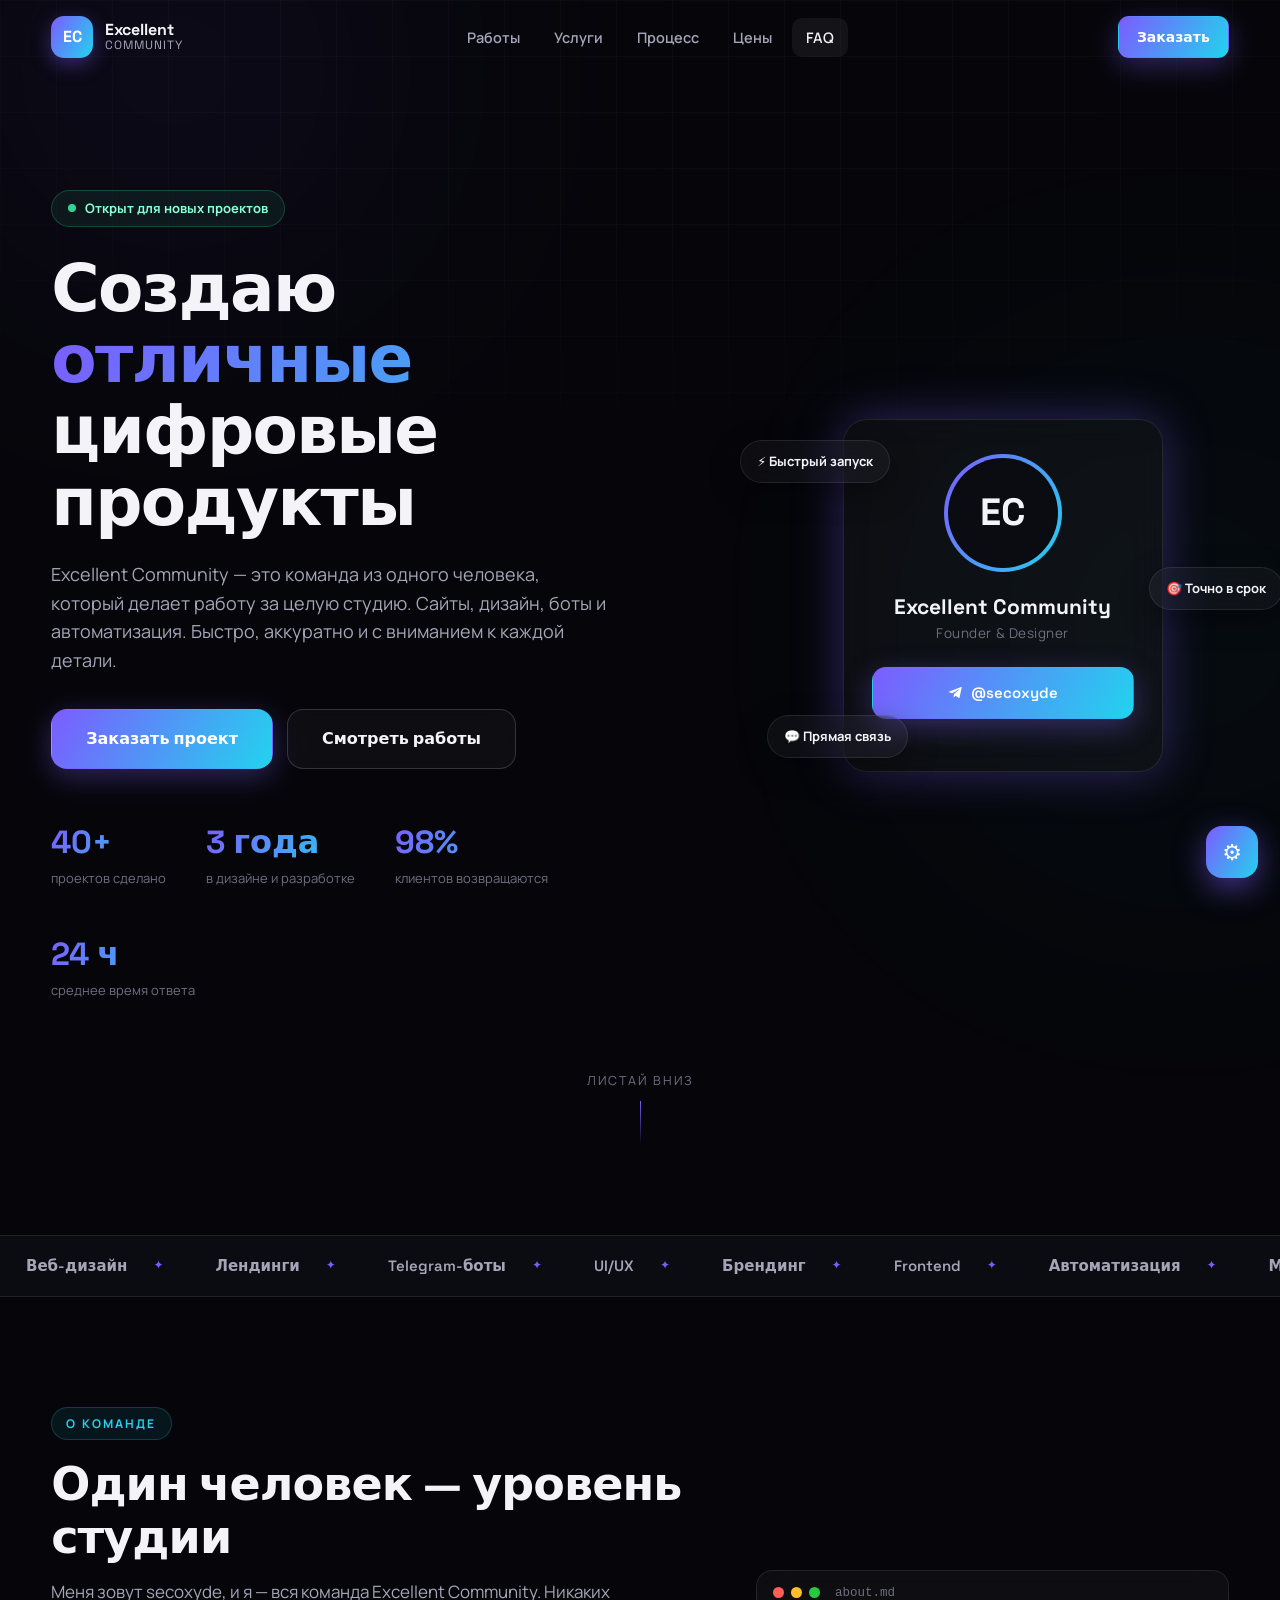
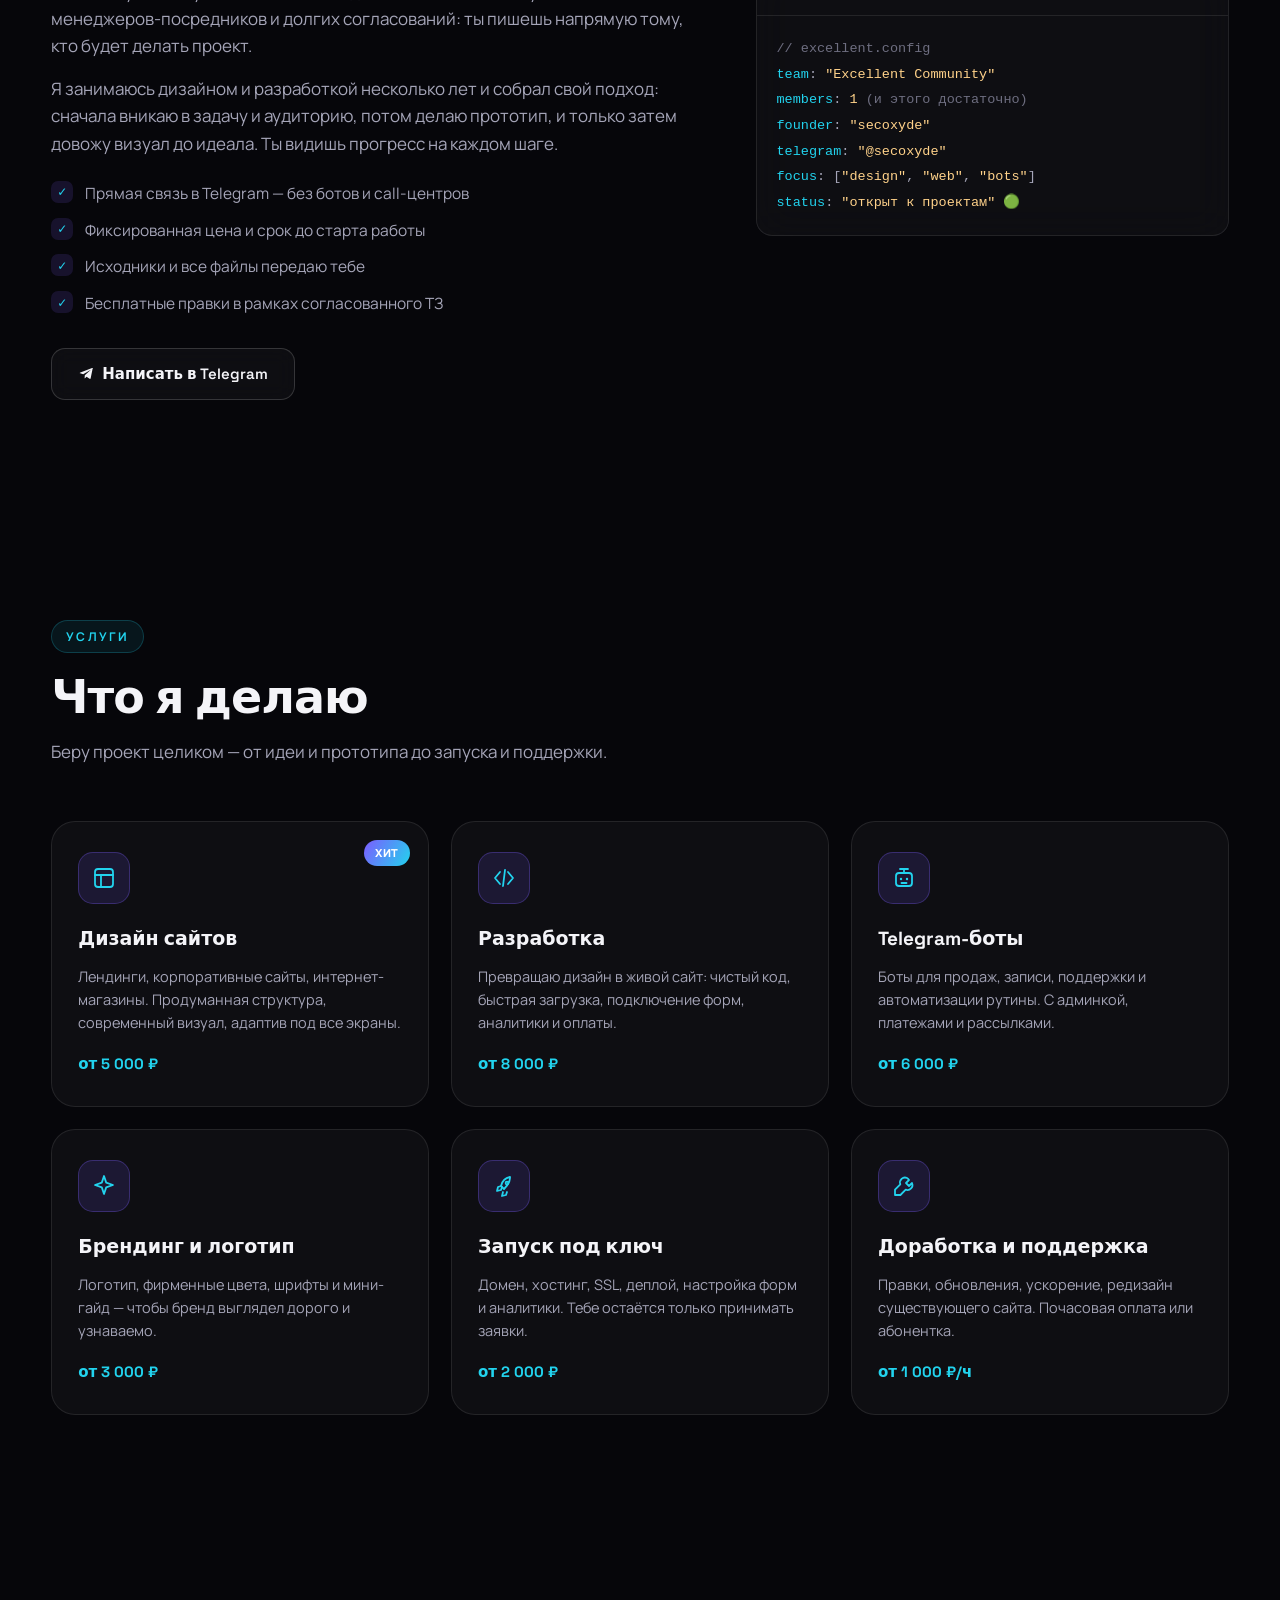
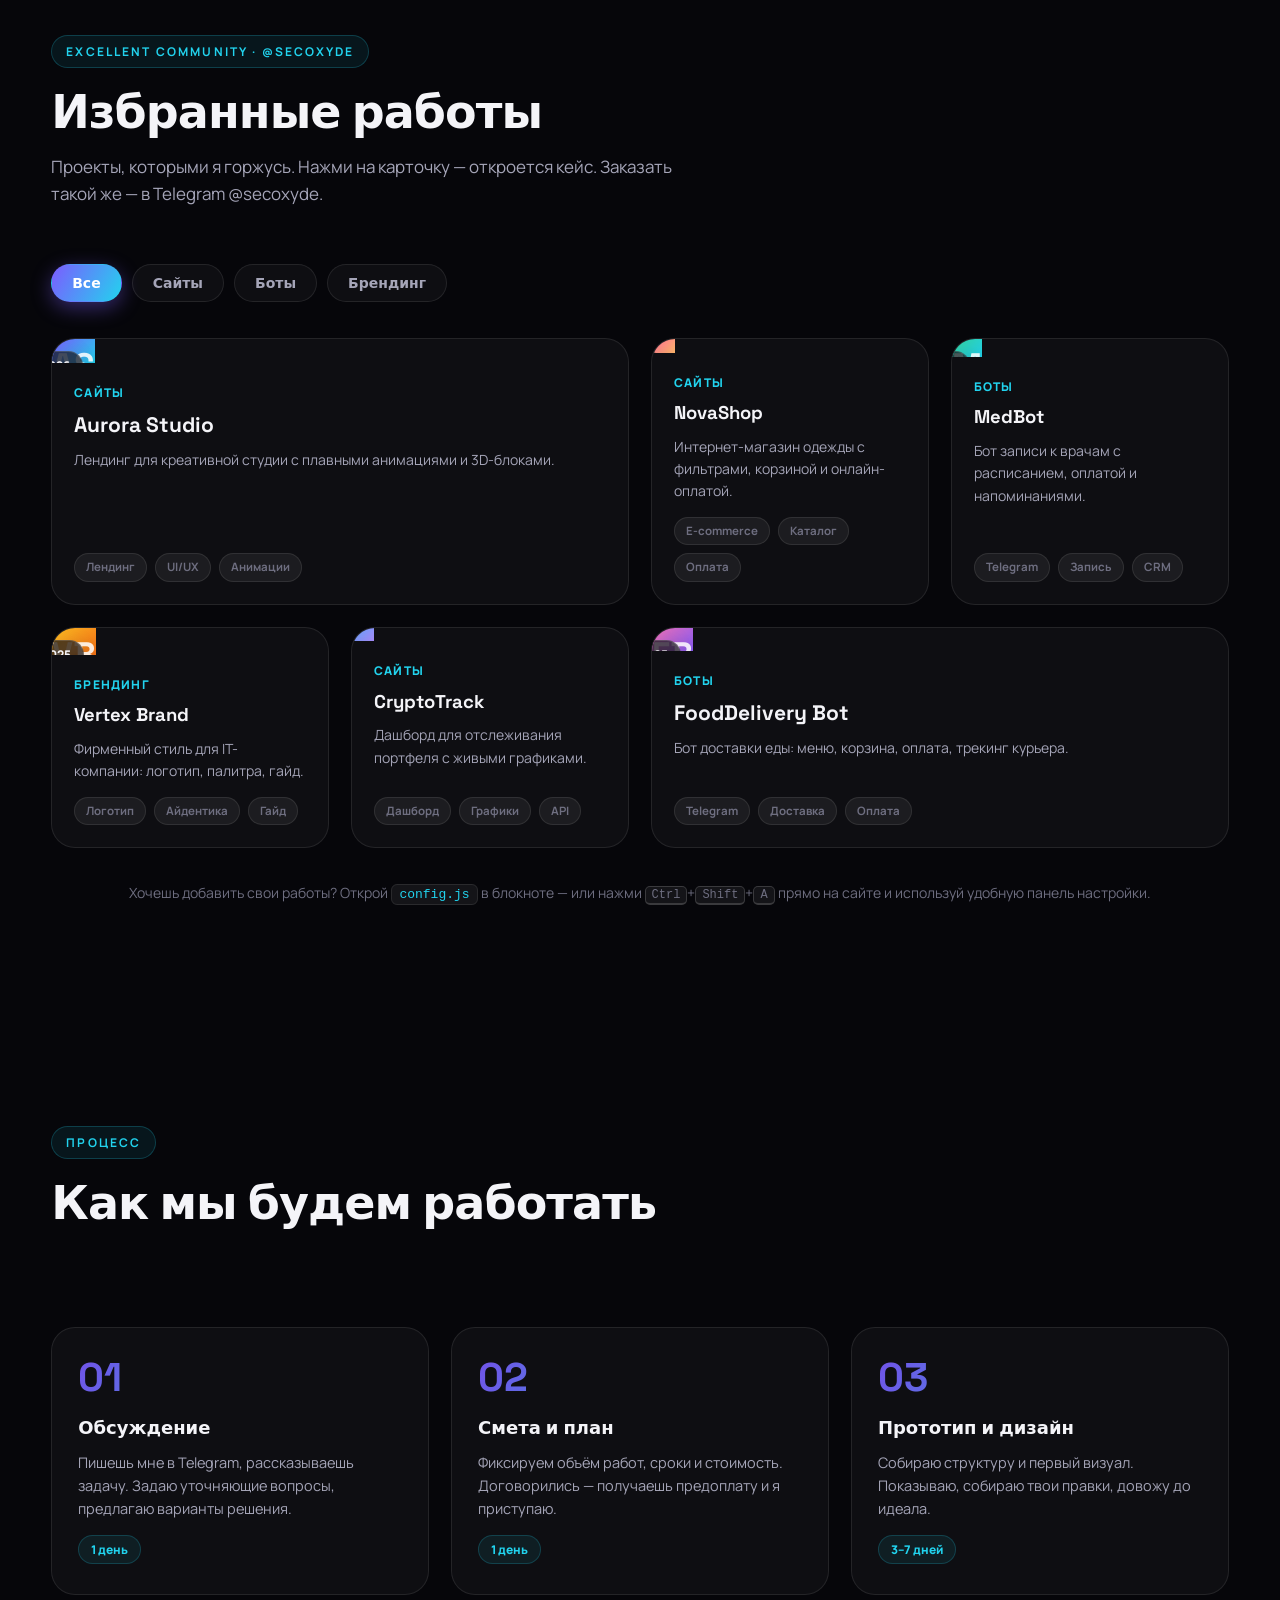
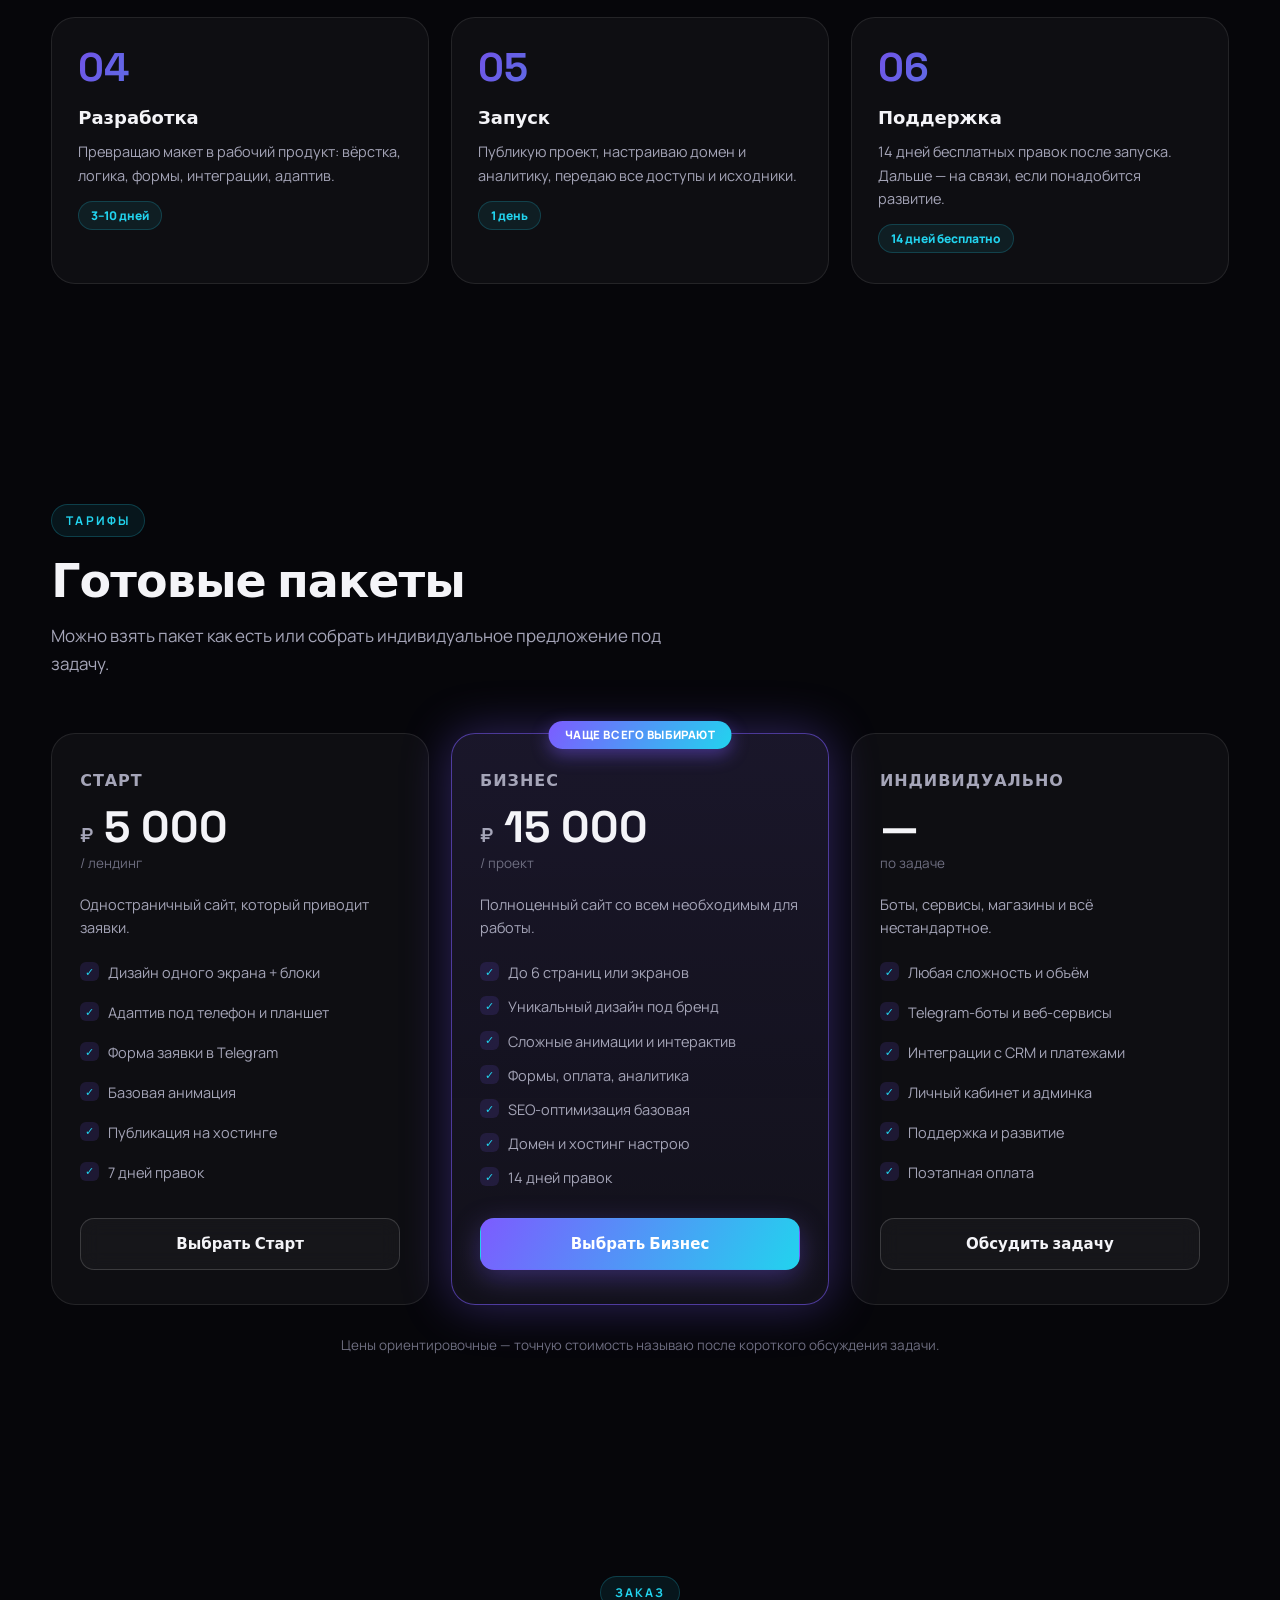
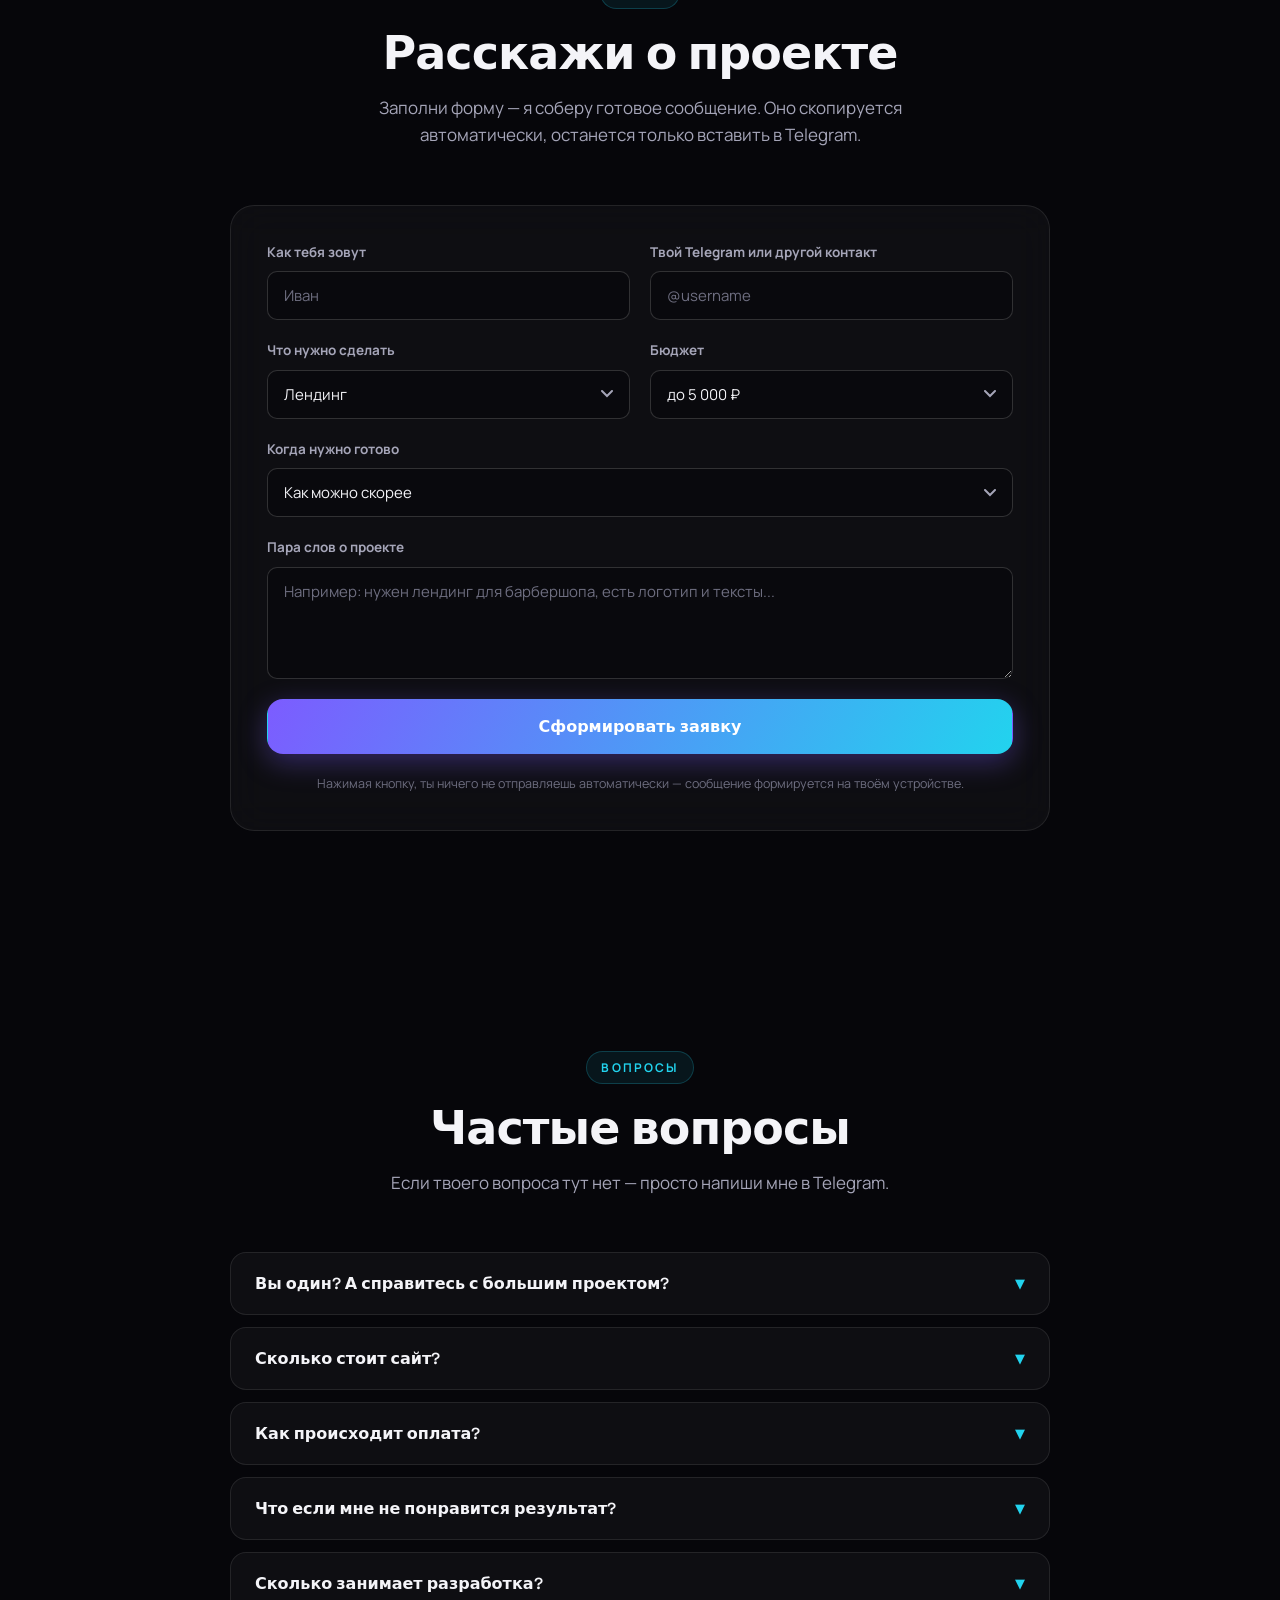
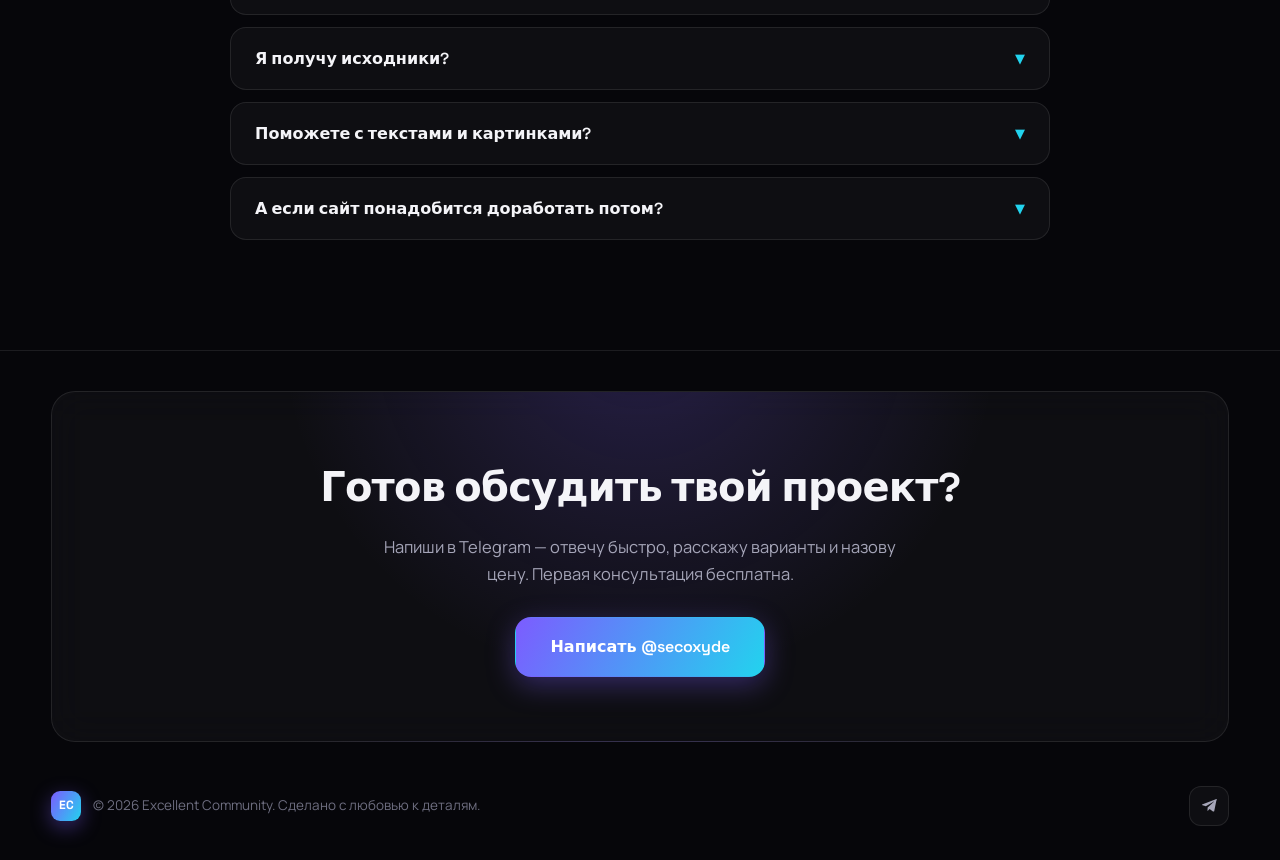
<file: excellent-commnity/index.original.html>
<!DOCTYPE html>
<html lang="ru">
<head>
<meta charset="UTF-8">
<meta name="viewport" content="width=device-width, initial-scale=1.0">
<title>Excellent Community — дизайн и разработка под ключ</title>
<meta name="description" content="Сайты, лендинги, Telegram-боты и брендинг под ключ. Написать: @secoxyde">
<link rel="preconnect" href="https://fonts.googleapis.com">
<link rel="preconnect" href="https://fonts.gstatic.com" crossorigin>
<link href="https://fonts.googleapis.com/css2?family=Space+Grotesk:wght@400;500;600;700&family=Manrope:wght@400;500;600;700;800&display=swap" rel="stylesheet">
<link rel="stylesheet" href="styles.css">
<link rel="icon" href="assets/img/favicon.svg" type="image/svg+xml">
</head>
<body>

<div class="bg-grid" aria-hidden="true"></div>
<div class="bg-glow bg-glow--1" aria-hidden="true"></div>
<div class="bg-glow bg-glow--2" aria-hidden="true"></div>

<header class="site-header" id="siteHeader">
  <div class="container nav-wrap">
    <a class="logo" href="#top" aria-label="Excellent Community — на главную">
      <span class="logo-mark">EC</span>
      <span class="logo-text"><b id="logoText">Excellent</b><i id="logoSub">Community</i></span>
    </a>
    <nav class="site-nav" id="siteNav" aria-label="Основная навигация">
      <a href="#work" class="nav-link">Работы</a>
      <a href="#services" class="nav-link">Услуги</a>
      <a href="#process" class="nav-link">Процесс</a>
      <a href="#pricing" class="nav-link">Цены</a>
      <a href="#faq" class="nav-link">FAQ</a>
    </nav>
    <div class="nav-actions">
      <a class="btn btn-primary btn-sm nav-cta" href="#order">Заказать</a>
      <button class="burger" id="burgerBtn" aria-label="Открыть меню" aria-expanded="false" aria-controls="siteNav">
        <span></span><span></span><span></span>
      </button>
    </div>
  </div>
</header>

<main id="top">

  <!-- HERO -->
  <section class="hero" id="hero">
    <div class="container">
      <div class="hero-grid">
        <div class="hero-content">
          <span class="badge reveal" id="heroBadge"><span class="badge-dot"></span><span data-i18n="hero.badge"></span></span>
          <h1 class="hero-title reveal">
            <span data-i18n="hero.titleLine1"></span>
            <em class="gradient-text" data-i18n="hero.titleHighlight"></em>
            <span data-i18n="hero.titleLine2"></span>
          </h1>
          <p class="hero-sub reveal" data-i18n="hero.subtitle"></p>
          <div class="hero-btns reveal">
            <a class="btn btn-primary btn-lg" href="#order" data-i18n="hero.primaryBtn"></a>
            <a class="btn btn-ghost btn-lg" href="#work" data-i18n="hero.secondaryBtn"></a>
          </div>
          <div class="hero-stats reveal" id="heroStats"></div>
        </div>
        <div class="hero-visual reveal">
          <div class="avatar-card glass">
            <div class="avatar-ring">
              <div class="avatar" id="heroAvatar">EC</div>
            </div>
            <div class="avatar-name" data-i18n="brand.name"></div>
            <div class="avatar-role" data-i18n="hero.avatarRole"></div>
            <a class="btn btn-primary btn-block" href="#" id="heroTgBtn" target="_blank" rel="noopener">
              <svg viewBox="0 0 24 24" width="16" height="16" fill="currentColor" aria-hidden="true"><path d="M21.9 4.3 19 18.5c-.2 1-.8 1.2-1.7.8l-4.4-3.3-2.1 2c-.2.2-.4.4-.9.4l.3-4.5 8.3-7.5c.4-.3-.1-.5-.5-.2L7.8 12.4l-4.4-1.4c-1-.3-1-1 .2-1.4l17.5-6.7c.8-.3 1.5.2 1.3 1.4z"/></svg>
              <span id="heroTgText">@secoxyde</span>
            </a>
            <div class="avatar-meta" id="heroAvatarMeta"></div>
          </div>
          <div class="float-chip chip-1 glass">⚡ Быстрый запуск</div>
          <div class="float-chip chip-2 glass">🎯 Точно в срок</div>
          <div class="float-chip chip-3 glass">💬 Прямая связь</div>
        </div>
      </div>
      <a href="#work" class="scroll-hint" aria-label="Листать вниз"><span data-i18n="hero.scrollHint"></span><span class="scroll-line"></span></a>
    </div>
  </section>

  <!-- MARQUEE -->
  <div class="marquee" id="marquee" aria-hidden="true">
    <div class="marquee-track" id="marqueeTrack"></div>
  </div>

  <!-- ABOUT -->
  <section class="section" id="about">
    <div class="container">
      <div class="about-grid">
        <div class="about-text">
          <span class="eyebrow reveal" data-i18n="about.eyebrow"></span>
          <h2 class="section-title reveal" data-i18n="about.title"></h2>
          <p class="section-sub reveal" data-i18n="about.text1"></p>
          <p class="section-sub reveal" data-i18n="about.text2"></p>
          <ul class="check-list reveal" id="aboutBullets"></ul>
          <a class="btn btn-ghost reveal" href="#" id="aboutCta" target="_blank" rel="noopener">
            <svg viewBox="0 0 24 24" width="16" height="16" fill="currentColor" aria-hidden="true"><path d="M21.9 4.3 19 18.5c-.2 1-.8 1.2-1.7.8l-4.4-3.3-2.1 2c-.2.2-.4.4-.9.4l.3-4.5 8.3-7.5c.4-.3-.1-.5-.5-.2L7.8 12.4l-4.4-1.4c-1-.3-1-1 .2-1.4l17.5-6.7c.8-.3 1.5.2 1.3 1.4z"/></svg>
            <span data-i18n="about.ctaText"></span>
          </a>
        </div>
        <div class="about-side reveal">
          <div class="glass panel-card">
            <div class="panel-head"><span class="dot r"></span><span class="dot y"></span><span class="dot g"></span><span class="panel-title">about.md</span></div>
            <div class="panel-body mono" id="aboutPanel"></div>
          </div>
        </div>
      </div>
    </div>
  </section>

  <!-- SERVICES -->
  <section class="section" id="services">
    <div class="container">
      <div class="section-head">
        <span class="eyebrow reveal" data-i18n="services.eyebrow"></span>
        <h2 class="section-title reveal" data-i18n="services.title"></h2>
        <p class="section-sub reveal" data-i18n="services.subtitle"></p>
      </div>
      <div class="services-grid" id="servicesGrid"></div>
    </div>
  </section>

  <!-- PORTFOLIO -->
  <section class="section" id="work">
    <div class="container">
      <div class="section-head">
        <span class="eyebrow reveal" data-i18n="portfolio.eyebrow"></span>
        <h2 class="section-title reveal" data-i18n="portfolio.title"></h2>
        <p class="section-sub reveal" data-i18n="portfolio.subtitle"></p>
      </div>
      <div class="filter-bar reveal" id="filterBar" role="tablist" aria-label="Фильтр работ"></div>
      <div class="work-grid" id="workGrid"></div>
      <p class="work-note reveal">
        Хочешь добавить свои работы? Открой <code>config.js</code> в блокноте — или нажми <kbd>Ctrl</kbd>+<kbd>Shift</kbd>+<kbd>A</kbd> прямо на сайте и используй удобную панель настройки.
      </p>
    </div>
  </section>

  <!-- PROCESS -->
  <section class="section" id="process">
    <div class="container">
      <div class="section-head">
        <span class="eyebrow reveal" data-i18n="process.eyebrow"></span>
        <h2 class="section-title reveal" data-i18n="process.title"></h2>
        <p class="section-sub reveal" data-i18n="process.subtitle"></p>
      </div>
      <ol class="timeline" id="timeline"></ol>
    </div>
  </section>

  <!-- PRICING -->
  <section class="section" id="pricing">
    <div class="container">
      <div class="section-head">
        <span class="eyebrow reveal" data-i18n="pricing.eyebrow"></span>
        <h2 class="section-title reveal" data-i18n="pricing.title"></h2>
        <p class="section-sub reveal" data-i18n="pricing.subtitle"></p>
      </div>
      <div class="pricing-grid" id="pricingGrid"></div>
      <p class="pricing-note reveal" data-i18n="pricing.note"></p>
    </div>
  </section>

  <!-- ORDER -->
  <section class="section" id="order">
    <div class="container narrow">
      <div class="section-head">
        <span class="eyebrow reveal" data-i18n="order.eyebrow"></span>
        <h2 class="section-title reveal" data-i18n="order.title"></h2>
        <p class="section-sub reveal" data-i18n="order.subtitle"></p>
      </div>

      <form class="order-form glass reveal" id="orderForm" novalidate>
        <div class="form-row">
          <label class="field">
            <span class="field-label" data-i18n="order.fields.name"></span>
            <input type="text" name="name" id="fName" required autocomplete="name" placeholder="Иван">
          </label>
          <label class="field">
            <span class="field-label" data-i18n="order.fields.contact"></span>
            <input type="text" name="contact" id="fContact" required placeholder="@username">
          </label>
        </div>
        <div class="form-row">
          <label class="field">
            <span class="field-label" data-i18n="order.fields.type"></span>
            <select name="type" id="fType"></select>
          </label>
          <label class="field">
            <span class="field-label" data-i18n="order.fields.budget"></span>
            <select name="budget" id="fBudget"></select>
          </label>
        </div>
        <label class="field">
          <span class="field-label" data-i18n="order.fields.deadline"></span>
          <select name="deadline" id="fDeadline"></select>
        </label>
        <label class="field">
          <span class="field-label" data-i18n="order.fields.message"></span>
          <textarea name="message" id="fMessage" rows="4" placeholder="Например: нужен лендинг для барбершопа, есть логотип и тексты..."></textarea>
        </label>
        <button type="submit" class="btn btn-primary btn-lg btn-block" id="orderSubmit" data-i18n="order.submitBtn"></button>
        <p class="form-note" data-i18n="order.note"></p>
      </form>

      <div class="order-success glass hidden" id="orderSuccess" role="status" aria-live="polite">
        <div class="success-icon">✓</div>
        <h3 data-i18n="order.successTitle"></h3>
        <p data-i18n="order.successText"></p>
        <div class="success-msg mono" id="successMsg"></div>
        <div class="success-btns">
          <a class="btn btn-primary" id="successTgBtn" href="#" target="_blank" rel="noopener" data-i18n="order.openTgBtn"></a>
          <button type="button" class="btn btn-ghost" id="copyAgainBtn" data-i18n="order.copyAgainBtn"></button>
          <button type="button" class="btn btn-ghost" id="newOrderBtn" data-i18n="order.newOrderBtn"></button>
        </div>
      </div>
    </div>
  </section>

  <!-- FAQ -->
  <section class="section" id="faq">
    <div class="container narrow">
      <div class="section-head">
        <span class="eyebrow reveal" data-i18n="faq.eyebrow"></span>
        <h2 class="section-title reveal" data-i18n="faq.title"></h2>
        <p class="section-sub reveal" data-i18n="faq.subtitle"></p>
      </div>
      <div class="faq-list" id="faqList"></div>
    </div>
  </section>

  <!-- CTA / FOOTER -->
  <footer class="site-footer">
    <div class="container">
      <div class="cta-block glass reveal" id="footerCta">
        <h2 class="cta-title" data-i18n="footer.heading"></h2>
        <p class="cta-text" data-i18n="footer.text"></p>
        <a class="btn btn-primary btn-lg" href="#" id="footerCtaBtn" target="_blank" rel="noopener" data-i18n="footer.ctaText"></a>
      </div>
      <div class="footer-bottom">
        <div class="footer-brand">
          <span class="logo-mark logo-mark-sm">EC</span>
          <span>© <span id="footerYear"></span> <span data-i18n="footer.copyright"></span>. <span data-i18n="footer.madeWith"></span>.</span>
        </div>
        <div class="footer-socials" id="footerSocials"></div>
      </div>
    </div>
  </footer>

</main>

<!-- Модалка работы -->
<div class="modal" id="workModal" aria-hidden="true" role="dialog" aria-modal="true" aria-labelledby="modalTitle">
  <div class="modal-backdrop" data-close></div>
  <div class="modal-card glass" role="document">
    <button class="modal-close" data-close aria-label="Закрыть">✕</button>
    <button class="modal-nav modal-prev" data-nav="-1" aria-label="Предыдущая работа">‹</button>
    <button class="modal-nav modal-next" data-nav="1" aria-label="Следующая работа">›</button>
    <div class="modal-counter" id="modalCounter"></div>
    <div class="modal-media" id="modalMedia"></div>
    <div class="modal-body">
      <div class="modal-tags" id="modalTags"></div>
      <h3 id="modalTitle"></h3>
      <p class="modal-desc" id="modalDesc"></p>
      <div class="modal-results" id="modalResults"></div>
      <a class="btn btn-primary hidden" id="modalLink" href="#" target="_blank" rel="noopener">Посмотреть проект ↗</a>
    </div>
  </div>
</div>

<!-- Панель настройки -->
<button class="admin-fab" id="adminFab" title="Панель настройки (Ctrl+Shift+A)" aria-label="Панель настройки">⚙</button>
<aside class="admin-panel" id="adminPanel" aria-hidden="true" aria-label="Панель настройки сайта">
  <div class="admin-head">
    <div>
      <b>Панель настройки</b>
      <small>Меняй текст — сайт обновится сразу</small>
    </div>
    <button class="modal-close" id="adminClose" aria-label="Закрыть панель">✕</button>
  </div>
  <div class="admin-body" id="adminBody"></div>
  <div class="admin-foot">
    <button class="btn btn-primary btn-block" id="adminDownload">⬇ Скачать config.js</button>
    <button class="btn btn-ghost btn-block" id="adminReset">Сбросить мои правки</button>
    <p class="admin-hint">Правки сохраняются в этом браузере. Чтобы изменения стали частью сайта навсегда — скачай config.js и замени им старый файл.</p>
  </div>
</aside>

<script src="config.js"></script>
<script src="app.js"></script>
</body>
</html>
</file>
<file: excellent-commnity/styles.css>
/* ═══════════════════════════════════════════════
   EXCELLENT COMMUNITY — STYLES
   Тёмная тема, неоновые акценты, стекло
   ═══════════════════════════════════════════════ */

:root {
  --bg: #06060A;
  --bg-soft: #0B0B12;
  --surface: rgba(255, 255, 255, 0.035);
  --surface-2: rgba(255, 255, 255, 0.06);
  --border: rgba(255, 255, 255, 0.09);
  --border-strong: rgba(255, 255, 255, 0.16);
  --text: #F4F4F8;
  --text-dim: #A5A5B8;
  --text-faint: #6E6E80;
  --accent: #7C5CFF;
  --accent-2: #22D3EE;
  --accent-soft: rgba(124, 92, 255, 0.14);
  --grad: linear-gradient(120deg, var(--accent), var(--accent-2));
  --r-lg: 24px;
  --r-md: 16px;
  --r-sm: 10px;
  --font-display: "Space Grotesk", system-ui, sans-serif;
  --font-body: "Manrope", system-ui, sans-serif;
  --shadow-glow: 0 0 48px rgba(124, 92, 255, 0.35);
  --trans: 0.35s cubic-bezier(0.22, 1, 0.36, 1);
}

* { margin: 0; padding: 0; box-sizing: border-box; }

html { scroll-behavior: smooth; }

body {
  background: var(--bg);
  color: var(--text);
  font-family: var(--font-body);
  font-size: 16px;
  line-height: 1.6;
  overflow-x: hidden;
  -webkit-font-smoothing: antialiased;
}

::selection { background: var(--accent); color: #fff; }

img { max-width: 100%; display: block; }
a { color: inherit; text-decoration: none; }
button { font-family: inherit; cursor: pointer; }
code, kbd, .mono { font-family: "SFMono-Regular", Consolas, "Liberation Mono", monospace; }

/* ── фон ── */
.bg-grid {
  position: fixed; inset: 0; z-index: -2; pointer-events: none;
  background-image:
    linear-gradient(rgba(255,255,255,0.025) 1px, transparent 1px),
    linear-gradient(90deg, rgba(255,255,255,0.025) 1px, transparent 1px);
  background-size: 56px 56px;
  mask-image: radial-gradient(ellipse 90% 60% at 50% 0%, #000 40%, transparent 100%);
}
.bg-glow {
  position: fixed; z-index: -1; pointer-events: none;
  width: 55vw; height: 55vw; border-radius: 50%;
  filter: blur(140px); opacity: 0.5;
}
.bg-glow--1 { top: -22vw; left: -14vw; background: radial-gradient(circle, rgba(124,92,255,0.28), transparent 65%); }
.bg-glow--2 { top: 30vh; right: -20vw; background: radial-gradient(circle, rgba(34,211,238,0.16), transparent 65%); }

/* ── контейнеры ── */
.container { width: min(1180px, 92%); margin-inline: auto; }
.container.narrow { width: min(820px, 92%); }

.section { padding: 110px 0; position: relative; }

.section-head { max-width: 640px; margin-bottom: 56px; }
.section-head.center, .section .container.narrow .section-head { margin-inline: auto; text-align: center; }
.container.narrow .section-head { text-align: center; }

.eyebrow {
  display: inline-block;
  font-size: 12px; font-weight: 700; letter-spacing: 0.18em; text-transform: uppercase;
  color: var(--accent-2);
  background: rgba(34, 211, 238, 0.08);
  border: 1px solid rgba(34, 211, 238, 0.22);
  padding: 6px 14px; border-radius: 999px;
  margin-bottom: 18px;
}

.section-title {
  font-family: var(--font-display);
  font-size: clamp(30px, 4.4vw, 46px);
  font-weight: 700;
  line-height: 1.15;
  letter-spacing: -0.02em;
  margin-bottom: 14px;
}

.section-sub { color: var(--text-dim); font-size: 17px; }

.gradient-text {
  font-style: normal;
  background: var(--grad);
  -webkit-background-clip: text;
  background-clip: text;
  color: transparent;
}

.glass {
  background: var(--surface);
  border: 1px solid var(--border);
  backdrop-filter: blur(18px);
  -webkit-backdrop-filter: blur(18px);
}

/* ── кнопки ── */
.btn {
  display: inline-flex; align-items: center; justify-content: center; gap: 8px;
  font-family: var(--font-display); font-weight: 600; font-size: 15px;
  padding: 13px 26px; border-radius: 14px; border: 1px solid transparent;
  transition: transform var(--trans), box-shadow var(--trans), background var(--trans), border-color var(--trans);
  white-space: nowrap; user-select: none;
}
.btn-lg { padding: 16px 34px; font-size: 16px; border-radius: 16px; }
.btn-sm { padding: 9px 18px; font-size: 14px; border-radius: 11px; }
.btn-block { width: 100%; }

.btn-primary {
  background: var(--grad); color: #fff;
  box-shadow: 0 8px 28px rgba(124, 92, 255, 0.35);
}
.btn-primary:hover { transform: translateY(-2px); box-shadow: 0 14px 36px rgba(124, 92, 255, 0.5); }

.btn-ghost {
  background: var(--surface); color: var(--text); border-color: var(--border-strong);
  backdrop-filter: blur(10px);
}
.btn-ghost:hover { border-color: var(--accent); background: var(--accent-soft); transform: translateY(-2px); }

/* ── шапка ── */
.site-header {
  position: fixed; top: 0; left: 0; right: 0; z-index: 100;
  padding: 16px 0;
  transition: background 0.3s, border-color 0.3s, padding 0.3s;
  border-bottom: 1px solid transparent;
}
.site-header.scrolled {
  background: rgba(6, 6, 10, 0.78);
  backdrop-filter: blur(16px);
  border-bottom-color: var(--border);
  padding: 10px 0;
}
.nav-wrap { display: flex; align-items: center; justify-content: space-between; gap: 20px; }

.logo { display: flex; align-items: center; gap: 12px; }
.logo-mark {
  display: grid; place-items: center;
  width: 42px; height: 42px; border-radius: 13px;
  background: var(--grad);
  font-family: var(--font-display); font-weight: 700; font-size: 16px; color: #fff;
  box-shadow: 0 6px 20px rgba(124, 92, 255, 0.4);
}
.logo-mark-sm { width: 30px; height: 30px; font-size: 12px; border-radius: 9px; }
.logo-text { display: flex; flex-direction: column; line-height: 1.15; font-family: var(--font-display); }
.logo-text b { font-size: 16px; font-weight: 700; }
.logo-text i { font-size: 12px; font-style: normal; color: var(--text-dim); letter-spacing: 0.08em; text-transform: uppercase; }

.site-nav { display: flex; gap: 6px; }
.nav-link {
  padding: 8px 14px; border-radius: 10px;
  font-size: 14.5px; font-weight: 600; color: var(--text-dim);
  transition: color 0.25s, background 0.25s;
}
.nav-link:hover, .nav-link.active { color: var(--text); background: var(--surface-2); }

.nav-actions { display: flex; align-items: center; gap: 12px; }

.burger {
  display: none;
  flex-direction: column; gap: 5px;
  background: none; border: 0; padding: 8px;
}
.burger span { width: 22px; height: 2px; background: var(--text); border-radius: 2px; transition: 0.3s; }
.burger.open span:nth-child(1) { transform: translateY(7px) rotate(45deg); }
.burger.open span:nth-child(2) { opacity: 0; }
.burger.open span:nth-child(3) { transform: translateY(-7px) rotate(-45deg); }

/* ── hero ── */
.hero { padding: 190px 0 90px; position: relative; }
.hero-grid { display: grid; grid-template-columns: 1.25fr 0.85fr; gap: 60px; align-items: center; }

.badge {
  display: inline-flex; align-items: center; gap: 9px;
  font-size: 13px; font-weight: 700; color: #8BFFD4;
  background: rgba(52, 211, 153, 0.08);
  border: 1px solid rgba(52, 211, 153, 0.25);
  padding: 7px 16px; border-radius: 999px; margin-bottom: 26px;
}
.badge-dot {
  width: 8px; height: 8px; border-radius: 50%; background: #34D399;
  box-shadow: 0 0 0 0 rgba(52, 211, 153, 0.5);
  animation: pulse 2s infinite;
}
@keyframes pulse {
  0% { box-shadow: 0 0 0 0 rgba(52,211,153,0.5); }
  70% { box-shadow: 0 0 0 9px rgba(52,211,153,0); }
  100% { box-shadow: 0 0 0 0 rgba(52,211,153,0); }
}

.hero-title {
  font-family: var(--font-display);
  font-size: clamp(38px, 5.6vw, 66px);
  font-weight: 700; line-height: 1.08; letter-spacing: -0.025em;
  margin-bottom: 22px;
}
.hero-title span, .hero-title em { display: block; }

.hero-sub { color: var(--text-dim); font-size: 18px; max-width: 560px; margin-bottom: 34px; }

.hero-btns { display: flex; gap: 14px; flex-wrap: wrap; margin-bottom: 48px; }

.hero-stats { display: flex; gap: 40px; flex-wrap: wrap; }
.stat-item .stat-value {
  font-family: var(--font-display); font-size: 32px; font-weight: 700;
  background: var(--grad); -webkit-background-clip: text; background-clip: text; color: transparent;
}
.stat-item .stat-label { font-size: 13px; color: var(--text-faint); }

/* визуал справа */
.hero-visual { position: relative; display: flex; justify-content: center; }
.avatar-card {
  width: min(320px, 100%);
  border-radius: var(--r-lg);
  padding: 34px 28px;
  text-align: center;
  box-shadow: var(--shadow-glow);
  position: relative; z-index: 2;
}
.avatar-ring {
  width: 118px; height: 118px; margin: 0 auto 18px;
  border-radius: 50%; padding: 4px; background: var(--grad);
  animation: spin 8s linear infinite;
}
@keyframes spin { to { transform: rotate(360deg); } }
.avatar {
  width: 100%; height: 100%; border-radius: 50%;
  background: var(--bg-soft);
  display: grid; place-items: center;
  font-family: var(--font-display); font-size: 38px; font-weight: 700;
  color: var(--text);
  animation: spin 8s linear infinite reverse;
}
.avatar-name { font-family: var(--font-display); font-size: 21px; font-weight: 700; }
.avatar-role { font-size: 13.5px; color: var(--text-faint); margin-bottom: 22px; letter-spacing: 0.04em; }
.avatar-meta { margin-top: 18px; font-size: 12.5px; color: var(--text-faint); }

.float-chip {
  position: absolute; z-index: 3;
  font-size: 13px; font-weight: 700;
  padding: 10px 16px; border-radius: 999px;
  box-shadow: 0 10px 30px rgba(0,0,0,0.35);
  animation: floaty 5s ease-in-out infinite;
}
.chip-1 { top: 6%; left: -8%; animation-delay: 0s; }
.chip-2 { top: 42%; right: -12%; animation-delay: 1.4s; }
.chip-3 { bottom: 4%; left: -2%; animation-delay: 2.6s; }
@keyframes floaty {
  0%, 100% { transform: translateY(0); }
  50% { transform: translateY(-12px); }
}

.scroll-hint {
  display: flex; flex-direction: column; align-items: center; gap: 10px;
  margin-top: 70px; color: var(--text-faint); font-size: 12.5px; letter-spacing: 0.14em; text-transform: uppercase;
}
.scroll-line { width: 1px; height: 44px; background: linear-gradient(var(--accent), transparent); animation: scrolldown 1.8s ease-in-out infinite; }
@keyframes scrolldown {
  0% { transform: scaleY(0); transform-origin: top; }
  45% { transform: scaleY(1); transform-origin: top; }
  55% { transform: scaleY(1); transform-origin: bottom; }
  100% { transform: scaleY(0); transform-origin: bottom; }
}

/* ── бегущая строка ── */
.marquee {
  border-block: 1px solid var(--border);
  background: var(--bg-soft);
  overflow: hidden; padding: 18px 0;
}
.marquee-track {
  display: flex; gap: 0; width: max-content;
  animation: marquee 26s linear infinite;
}
.marquee-item {
  font-family: var(--font-display); font-size: 15px; font-weight: 600;
  color: var(--text-dim); padding: 0 26px; white-space: nowrap;
  display: inline-flex; align-items: center; gap: 26px;
}
.marquee-item::after { content: "✦"; color: var(--accent); font-size: 12px; }
@keyframes marquee { to { transform: translateX(-50%); } }

/* ── about ── */
.about-grid { display: grid; grid-template-columns: 1.15fr 0.85fr; gap: 64px; align-items: center; }
.about-text .section-sub { margin-bottom: 16px; }
.check-list { list-style: none; margin: 24px 0 32px; display: grid; gap: 12px; }
.check-list li {
  position: relative; padding-left: 34px; color: var(--text-dim); font-size: 15.5px;
}
.check-list li::before {
  content: "✓"; position: absolute; left: 0; top: 0;
  width: 22px; height: 22px; border-radius: 7px;
  background: var(--accent-soft); color: var(--accent-2);
  display: grid; place-items: center; font-size: 12px; font-weight: 800;
}

.panel-card { border-radius: var(--r-md); overflow: hidden; }
.panel-head {
  display: flex; align-items: center; gap: 7px;
  padding: 12px 16px; border-bottom: 1px solid var(--border);
}
.panel-head .dot { width: 11px; height: 11px; border-radius: 50%; }
.dot.r { background: #FF5F57; } .dot.y { background: #FEBC2E; } .dot.g { background: #28C840; }
.panel-title { margin-left: 8px; font-size: 12.5px; color: var(--text-faint); font-family: Consolas, monospace; }
.panel-body { padding: 20px; font-size: 13.5px; line-height: 1.9; color: var(--text-dim); }
.panel-body .k { color: var(--accent-2); }
.panel-body .v { color: #FFD28A; }
.panel-body .c { color: var(--text-faint); }

/* ── услуги ── */
.services-grid { display: grid; grid-template-columns: repeat(3, 1fr); gap: 22px; }
.service-card {
  position: relative;
  border-radius: var(--r-lg); padding: 30px 26px;
  background: var(--surface); border: 1px solid var(--border);
  transition: transform var(--trans), border-color var(--trans), box-shadow var(--trans);
  overflow: hidden;
}
.service-card::before {
  content: ""; position: absolute; inset: 0;
  background: radial-gradient(420px circle at var(--mx, 50%) var(--my, 0%), rgba(124,92,255,0.14), transparent 45%);
  opacity: 0; transition: opacity 0.4s; pointer-events: none;
}
.service-card:hover { transform: translateY(-6px); border-color: var(--border-strong); box-shadow: 0 20px 50px rgba(0,0,0,0.4); }
.service-card:hover::before { opacity: 1; }
.service-icon {
  width: 52px; height: 52px; border-radius: 15px;
  background: var(--accent-soft); border: 1px solid rgba(124,92,255,0.3);
  display: grid; place-items: center; margin-bottom: 20px;
  color: var(--accent-2);
}
.service-icon svg { width: 24px; height: 24px; }
.service-card h3 { font-family: var(--font-display); font-size: 19px; font-weight: 700; margin-bottom: 10px; }
.service-card p { color: var(--text-dim); font-size: 14.5px; margin-bottom: 18px; }
.service-price { font-family: var(--font-display); font-weight: 700; font-size: 15px; color: var(--accent-2); }
.service-tag {
  position: absolute; top: 18px; right: 18px;
  font-size: 11px; font-weight: 800; letter-spacing: 0.06em; text-transform: uppercase;
  background: var(--grad); color: #fff;
  padding: 4px 11px; border-radius: 999px;
}

/* ── портфолио ── */
.filter-bar { display: flex; gap: 10px; flex-wrap: wrap; margin-bottom: 36px; }
.filter-btn {
  font-family: var(--font-display); font-size: 14px; font-weight: 600;
  padding: 9px 20px; border-radius: 999px;
  background: var(--surface); border: 1px solid var(--border); color: var(--text-dim);
  transition: 0.25s;
}
.filter-btn:hover { color: var(--text); border-color: var(--border-strong); }
.filter-btn.active { background: var(--grad); color: #fff; border-color: transparent; box-shadow: 0 6px 20px rgba(124,92,255,0.4); }

.work-grid { display: grid; grid-template-columns: repeat(4, 1fr); gap: 22px; grid-auto-flow: dense; }
.work-card {
  grid-column: span 1;
  border-radius: var(--r-lg); overflow: hidden;
  background: var(--surface); border: 1px solid var(--border);
  cursor: pointer; text-align: left; color: inherit; font: inherit; width: 100%;
  transition: transform var(--trans), border-color var(--trans), box-shadow var(--trans);
  position: relative;
  display: flex; flex-direction: column;
}
.work-card.featured { grid-column: span 2; }
.work-card.featured .work-media { aspect-ratio: 16/9; }
.work-card.featured .work-body h3 { font-size: 21px; }
.work-card .work-body { flex: 1; display: flex; flex-direction: column; }
.work-card .work-tags { margin-top: auto; }
.work-card:hover { transform: translateY(-6px); border-color: var(--border-strong); box-shadow: 0 24px 56px rgba(0,0,0,0.45); }
.work-card.hidden-card { display: none; }
.work-media { aspect-ratio: 16/10; position: relative; overflow: hidden; }
.work-media img, .work-media .work-ph { width: 100%; height: 100%; object-fit: cover; transition: transform 0.6s; }
.work-card:hover .work-media img, .work-card:hover .work-ph { transform: scale(1.06); }
.work-ph { display: grid; place-items: center; }
.work-ph span {
  font-family: var(--font-display); font-size: 34px; font-weight: 700; color: rgba(255,255,255,0.85);
  text-shadow: 0 4px 24px rgba(0,0,0,0.35);
}
.work-year {
  position: absolute; top: 12px; right: 12px;
  font-size: 12px; font-weight: 800; padding: 4px 12px; border-radius: 999px;
  background: rgba(6,6,10,0.65); backdrop-filter: blur(8px); color: var(--text);
  border: 1px solid rgba(255,255,255,0.15);
  z-index: 3;
}
.work-overlay {
  position: absolute; inset: 0; z-index: 2;
  display: grid; place-items: center;
  background: linear-gradient(180deg, rgba(6,6,10,0.1), rgba(6,6,10,0.75));
  opacity: 0; transition: opacity 0.35s;
}
.work-card:hover .work-overlay { opacity: 1; }
.work-overlay-btn {
  font-family: var(--font-display); font-size: 14px; font-weight: 700;
  padding: 11px 22px; border-radius: 999px;
  background: rgba(255,255,255,0.96); color: #0B0B12;
  transform: translateY(10px); transition: transform 0.35s cubic-bezier(0.22,1,0.36,1);
  box-shadow: 0 8px 26px rgba(0,0,0,0.4);
}
.work-card:hover .work-overlay-btn { transform: none; }
.work-body { padding: 20px 22px 22px; }
.work-cat { font-size: 12px; font-weight: 800; letter-spacing: 0.1em; text-transform: uppercase; color: var(--accent-2); margin-bottom: 6px; }
.work-body h3 { font-family: var(--font-display); font-size: 18.5px; font-weight: 700; margin-bottom: 8px; }
.work-body p { font-size: 14px; color: var(--text-dim); margin-bottom: 14px; }
.work-tags { display: flex; gap: 8px; flex-wrap: wrap; }
.work-tags span {
  font-size: 11.5px; font-weight: 700; color: var(--text-faint);
  background: var(--surface-2); border: 1px solid var(--border);
  padding: 4px 11px; border-radius: 999px;
}
.work-note { margin-top: 34px; text-align: center; color: var(--text-faint); font-size: 14px; }
.work-note code { background: var(--surface-2); border: 1px solid var(--border); padding: 2px 7px; border-radius: 6px; color: var(--accent-2); font-size: 13px; }
.work-note kbd { background: var(--surface-2); border: 1px solid var(--border-strong); border-bottom-width: 2px; padding: 1px 6px; border-radius: 5px; font-size: 12px; }

/* ── процесс ── */
.timeline { list-style: none; display: grid; grid-template-columns: repeat(3, 1fr); gap: 22px; counter-reset: step; }
.timeline li {
  position: relative;
  border-radius: var(--r-lg); padding: 30px 26px;
  background: var(--surface); border: 1px solid var(--border);
  transition: transform var(--trans), border-color var(--trans);
}
.timeline li:hover { transform: translateY(-5px); border-color: rgba(124,92,255,0.4); }
.step-num {
  font-family: var(--font-display); font-size: 40px; font-weight: 700; line-height: 1;
  background: var(--grad); -webkit-background-clip: text; background-clip: text; color: transparent;
  opacity: 0.9; margin-bottom: 16px; display: block;
}
.timeline h3 { font-family: var(--font-display); font-size: 18px; font-weight: 700; margin-bottom: 8px; }
.timeline p { font-size: 14.5px; color: var(--text-dim); margin-bottom: 14px; }
.step-dur {
  display: inline-block; font-size: 12px; font-weight: 800;
  color: var(--accent-2); background: rgba(34,211,238,0.08);
  border: 1px solid rgba(34,211,238,0.2);
  padding: 4px 12px; border-radius: 999px;
}

/* ── цены ── */
.pricing-grid { display: grid; grid-template-columns: repeat(3, 1fr); gap: 22px; align-items: stretch; }
.price-card {
  position: relative;
  border-radius: var(--r-lg); padding: 34px 28px;
  background: var(--surface); border: 1px solid var(--border);
  display: flex; flex-direction: column;
  transition: transform var(--trans), border-color var(--trans), box-shadow var(--trans);
}
.price-card:hover { transform: translateY(-6px); }
.price-card.featured {
  border-color: rgba(124, 92, 255, 0.55);
  background: linear-gradient(180deg, rgba(124,92,255,0.1), rgba(124,92,255,0.03)), var(--surface);
  box-shadow: var(--shadow-glow);
}
.price-badge {
  position: absolute; top: -13px; left: 50%; transform: translateX(-50%);
  font-size: 11.5px; font-weight: 800; letter-spacing: 0.05em; text-transform: uppercase;
  background: var(--grad); color: #fff; padding: 5px 16px; border-radius: 999px; white-space: nowrap;
  box-shadow: 0 6px 18px rgba(124,92,255,0.45);
}
.price-name { font-family: var(--font-display); font-size: 16px; font-weight: 700; letter-spacing: 0.06em; text-transform: uppercase; color: var(--text-dim); margin-bottom: 12px; }
.price-value { font-family: var(--font-display); font-size: 44px; font-weight: 700; line-height: 1; margin-bottom: 4px; }
.price-value small { font-size: 20px; color: var(--text-dim); font-weight: 600; }
.price-period { font-size: 13.5px; color: var(--text-faint); margin-bottom: 18px; }
.price-desc { font-size: 14.5px; color: var(--text-dim); margin-bottom: 22px; }
.price-features { list-style: none; display: grid; gap: 11px; margin-bottom: 28px; flex: 1; }
.price-features li { position: relative; padding-left: 28px; font-size: 14.5px; color: var(--text-dim); }
.price-features li::before {
  content: "✓"; position: absolute; left: 0; top: 1px;
  width: 19px; height: 19px; border-radius: 6px;
  background: var(--accent-soft); color: var(--accent-2);
  display: grid; place-items: center; font-size: 11px; font-weight: 800;
}
.pricing-note { text-align: center; color: var(--text-faint); font-size: 13.5px; margin-top: 30px; }

/* ── форма заказа ── */
.order-form { border-radius: var(--r-lg); padding: 36px; display: grid; gap: 20px; }
.form-row { display: grid; grid-template-columns: 1fr 1fr; gap: 20px; }
.field { display: grid; gap: 8px; }
.field-label { font-size: 13.5px; font-weight: 700; color: var(--text-dim); }
.field input, .field select, .field textarea {
  width: 100%;
  background: rgba(6,6,10,0.55);
  border: 1px solid var(--border-strong);
  border-radius: var(--r-sm);
  padding: 13px 16px;
  color: var(--text); font-family: var(--font-body); font-size: 15px;
  transition: border-color 0.25s, box-shadow 0.25s;
  appearance: none;
}
.field select {
  background-image: url("data:image/svg+xml,%3Csvg xmlns='http://www.w3.org/2000/svg' width='12' height='8'%3E%3Cpath d='M1 1l5 5 5-5' stroke='%23A5A5B8' stroke-width='2' fill='none' stroke-linecap='round'/%3E%3C/svg%3E");
  background-repeat: no-repeat; background-position: right 16px center;
  cursor: pointer;
}
.field select option { background: #12121c; color: var(--text); }
.field textarea { resize: vertical; min-height: 110px; }
.field input:focus, .field select:focus, .field textarea:focus {
  outline: none; border-color: var(--accent);
  box-shadow: 0 0 0 3px rgba(124,92,255,0.2);
}
.field input::placeholder, .field textarea::placeholder { color: var(--text-faint); }
.field input.invalid, .field select.invalid { border-color: #FF6B6B; box-shadow: 0 0 0 3px rgba(255,107,107,0.15); }
.form-note { font-size: 12.5px; color: var(--text-faint); text-align: center; }

.order-success { border-radius: var(--r-lg); padding: 40px 36px; text-align: center; }
.success-icon {
  width: 64px; height: 64px; margin: 0 auto 20px; border-radius: 50%;
  background: var(--grad); display: grid; place-items: center;
  font-size: 30px; font-weight: 800; color: #fff;
  box-shadow: var(--shadow-glow);
  animation: pop 0.45s cubic-bezier(0.34, 1.56, 0.64, 1);
}
@keyframes pop { from { transform: scale(0); } to { transform: scale(1); } }
.order-success h3 { font-family: var(--font-display); font-size: 26px; margin-bottom: 10px; }
.order-success p { color: var(--text-dim); font-size: 15px; max-width: 520px; margin: 0 auto 22px; }
.success-msg {
  text-align: left; font-size: 13px; line-height: 1.8;
  background: rgba(6,6,10,0.6); border: 1px solid var(--border);
  border-radius: var(--r-sm); padding: 16px 18px; margin-bottom: 24px;
  color: var(--text-dim); white-space: pre-wrap; max-height: 200px; overflow: auto;
}
.success-btns { display: flex; gap: 12px; justify-content: center; flex-wrap: wrap; }

/* ── FAQ ── */
.faq-list { display: grid; gap: 12px; }
.faq-item { border-radius: var(--r-md); background: var(--surface); border: 1px solid var(--border); overflow: hidden; transition: border-color 0.3s; }
.faq-item.open { border-color: rgba(124,92,255,0.4); }
.faq-q {
  width: 100%; display: flex; justify-content: space-between; align-items: center; gap: 16px;
  background: none; border: 0; color: var(--text);
  font-family: var(--font-display); font-size: 16px; font-weight: 600;
  padding: 20px 24px; text-align: left;
}
.faq-q .chev { flex-shrink: 0; transition: transform 0.3s; color: var(--accent-2); font-size: 13px; }
.faq-item.open .chev { transform: rotate(180deg); }
.faq-a { max-height: 0; overflow: hidden; transition: max-height 0.4s cubic-bezier(0.22, 1, 0.36, 1); }
.faq-a-inner { padding: 0 24px 22px; color: var(--text-dim); font-size: 15px; }

/* ── CTA + футер ── */
.site-footer { padding: 40px 0 34px; border-top: 1px solid var(--border); }
.cta-block {
  border-radius: var(--r-lg); padding: 64px 40px; text-align: center;
  background:
    radial-gradient(600px circle at 50% -20%, rgba(124,92,255,0.22), transparent 60%),
    var(--surface);
  margin-bottom: 44px; position: relative; overflow: hidden;
}
.cta-title { font-family: var(--font-display); font-size: clamp(26px, 4vw, 40px); font-weight: 700; letter-spacing: -0.02em; margin-bottom: 14px; }
.cta-text { color: var(--text-dim); font-size: 16.5px; max-width: 540px; margin: 0 auto 30px; }
.footer-bottom { display: flex; justify-content: space-between; align-items: center; gap: 20px; flex-wrap: wrap; color: var(--text-faint); font-size: 13.5px; }
.footer-brand { display: flex; align-items: center; gap: 12px; }
.footer-socials { display: flex; gap: 10px; }
.social-btn {
  width: 40px; height: 40px; border-radius: 12px;
  background: var(--surface); border: 1px solid var(--border);
  display: grid; place-items: center; color: var(--text-dim);
  transition: 0.25s;
}
.social-btn:hover { color: #fff; border-color: var(--accent); background: var(--accent-soft); transform: translateY(-3px); }
.social-btn svg { width: 18px; height: 18px; }

/* ── модалка ── */
.modal { position: fixed; inset: 0; z-index: 200; display: grid; place-items: center; padding: 20px; visibility: hidden; }
.modal.open { visibility: visible; }
.modal-backdrop { position: absolute; inset: 0; background: rgba(3,3,6,0.78); backdrop-filter: blur(6px); opacity: 0; transition: opacity 0.3s; }
.modal.open .modal-backdrop { opacity: 1; }
.modal-card {
  position: relative; z-index: 2;
  width: min(680px, 100%); max-height: 88vh; overflow-y: auto;
  border-radius: var(--r-lg);
  transform: translateY(24px) scale(0.97); opacity: 0;
  transition: transform 0.35s cubic-bezier(0.22, 1, 0.36, 1), opacity 0.3s;
}
.modal.open .modal-card { transform: none; opacity: 1; }
.modal-close {
  position: absolute; top: 14px; right: 14px; z-index: 5;
  width: 36px; height: 36px; border-radius: 50%;
  background: rgba(6,6,10,0.7); border: 1px solid var(--border-strong);
  color: var(--text); font-size: 14px;
  display: grid; place-items: center; transition: 0.25s;
}
.modal-close:hover { background: var(--accent); border-color: transparent; }
.modal-nav {
  position: absolute; top: 50%; z-index: 6;
  width: 44px; height: 44px; border-radius: 50%;
  background: rgba(6,6,10,0.7); border: 1px solid var(--border-strong);
  color: var(--text); font-size: 24px; line-height: 1;
  display: grid; place-items: center;
  transform: translateY(-50%); transition: 0.25s;
  backdrop-filter: blur(8px);
}
.modal-nav:hover { background: var(--accent); border-color: transparent; }
.modal-prev { left: 14px; } .modal-next { right: 14px; }
.modal-counter {
  position: absolute; top: 18px; left: 22px; z-index: 5;
  font-family: var(--font-display); font-size: 13px; font-weight: 700;
  color: var(--text); background: rgba(6,6,10,0.7);
  border: 1px solid var(--border-strong); padding: 4px 12px; border-radius: 999px;
  backdrop-filter: blur(8px);
}
.modal-media { aspect-ratio: 16/8; }
.modal-media img, .modal-media .work-ph { width: 100%; height: 100%; object-fit: cover; }
.modal-body { padding: 28px 30px 32px; }
.modal-tags { display: flex; gap: 8px; flex-wrap: wrap; margin-bottom: 14px; }
.modal-tags span { font-size: 11.5px; font-weight: 700; color: var(--accent-2); background: rgba(34,211,238,0.08); border: 1px solid rgba(34,211,238,0.2); padding: 4px 11px; border-radius: 999px; }
.modal-body h3 { font-family: var(--font-display); font-size: 26px; font-weight: 700; margin-bottom: 12px; }
.modal-desc { color: var(--text-dim); font-size: 15.5px; margin-bottom: 20px; }
.modal-results { display: flex; gap: 10px; flex-wrap: wrap; margin-bottom: 24px; }
.modal-results span { font-size: 13px; font-weight: 700; background: var(--surface-2); border: 1px solid var(--border); padding: 7px 14px; border-radius: 10px; }

/* ── панель настройки ── */
.admin-fab {
  position: fixed; right: 22px; bottom: 22px; z-index: 150;
  width: 52px; height: 52px; border-radius: 16px;
  background: var(--grad); border: 0; color: #fff; font-size: 22px;
  box-shadow: 0 10px 30px rgba(124,92,255,0.5);
  transition: transform 0.3s;
}
.admin-fab:hover { transform: rotate(60deg) scale(1.06); }

.admin-panel {
  position: fixed; top: 0; right: 0; bottom: 0; z-index: 210;
  width: min(420px, 100vw);
  background: #0C0C14; border-left: 1px solid var(--border-strong);
  display: flex; flex-direction: column;
  transform: translateX(105%); transition: transform 0.4s cubic-bezier(0.22, 1, 0.36, 1);
}
.admin-panel.open { transform: none; }
.admin-head { display: flex; justify-content: space-between; align-items: center; padding: 18px 20px; border-bottom: 1px solid var(--border); }
.admin-head b { font-family: var(--font-display); font-size: 16px; display: block; }
.admin-head small { color: var(--text-faint); font-size: 12px; }
.admin-head .modal-close { position: static; }
.admin-body { flex: 1; overflow-y: auto; padding: 20px; display: grid; gap: 22px; align-content: start; }
.admin-foot { padding: 16px 20px; border-top: 1px solid var(--border); display: grid; gap: 10px; }
.admin-hint { font-size: 11.5px; color: var(--text-faint); line-height: 1.5; }
.admin-section > b { display: block; font-family: var(--font-display); font-size: 13px; letter-spacing: 0.08em; text-transform: uppercase; color: var(--accent-2); margin-bottom: 12px; }
.admin-field { display: grid; gap: 5px; margin-bottom: 12px; }
.admin-field span { font-size: 12.5px; color: var(--text-dim); font-weight: 600; }
.admin-field input, .admin-field textarea, .admin-field select {
  background: rgba(255,255,255,0.04); border: 1px solid var(--border-strong);
  border-radius: 8px; padding: 9px 12px; color: var(--text);
  font-family: var(--font-body); font-size: 13.5px;
}
.admin-field input:focus, .admin-field textarea:focus { outline: none; border-color: var(--accent); }
.admin-field textarea { resize: vertical; min-height: 60px; }
.admin-list-item { border: 1px solid var(--border); border-radius: 10px; padding: 12px; margin-bottom: 10px; background: rgba(255,255,255,0.02); }
.admin-list-item .row { display: grid; grid-template-columns: 1fr auto; gap: 8px; align-items: center; margin-bottom: 8px; }
.admin-del { background: rgba(255,80,80,0.12); border: 1px solid rgba(255,80,80,0.3); color: #FF8080; border-radius: 8px; padding: 6px 10px; font-size: 12px; }
.admin-add { background: var(--accent-soft); border: 1px dashed rgba(124,92,255,0.5); color: var(--accent-2); border-radius: 10px; padding: 10px; font-size: 13px; font-weight: 700; width: 100%; }

.admin-toggle {
  display: flex; align-items: center; gap: 12px;
  padding: 9px 12px; margin-bottom: 7px;
  background: rgba(255,255,255,0.03); border: 1px solid var(--border);
  border-radius: 10px; cursor: pointer; user-select: none;
  transition: border-color 0.2s;
}
.admin-toggle:hover { border-color: var(--border-strong); }
.admin-toggle input { position: absolute; opacity: 0; width: 0; height: 0; }
.admin-toggle .tl { font-size: 13.5px; color: var(--text-dim); font-weight: 600; }
.admin-toggle .switch {
  position: relative; flex-shrink: 0;
  width: 40px; height: 22px; border-radius: 999px;
  background: rgba(255,255,255,0.14);
  transition: background 0.25s;
}
.admin-toggle .switch::after {
  content: ""; position: absolute; top: 3px; left: 3px;
  width: 16px; height: 16px; border-radius: 50%; background: #fff;
  transition: transform 0.25s cubic-bezier(0.22,1,0.36,1);
}
.admin-toggle input:checked + .switch { background: var(--accent); }
.admin-toggle input:checked + .switch::after { transform: translateX(18px); }
.admin-toggle input:checked ~ .tl { color: var(--text); }

/* ── анимации появления ── */
.reveal { opacity: 0; transform: translateY(26px); transition: opacity 0.7s cubic-bezier(0.22,1,0.36,1), transform 0.7s cubic-bezier(0.22,1,0.36,1); }
.reveal.visible { opacity: 1; transform: none; }

.hidden { display: none !important; }

/* ── адаптив ── */
@media (max-width: 1020px) {
  .services-grid, .timeline, .pricing-grid { grid-template-columns: repeat(2, 1fr); }
  .work-grid { grid-template-columns: repeat(2, 1fr); }
  .work-card { grid-column: span 1; }
  .work-card.featured { grid-column: span 2; }
  .hero-grid { grid-template-columns: 1fr; gap: 50px; }
  .hero-visual { order: -1; }
  .hero { padding-top: 150px; text-align: center; }
  .hero-sub { margin-inline: auto; }
  .hero-btns, .hero-stats { justify-content: center; }
  .about-grid { grid-template-columns: 1fr; gap: 40px; }
  .section-head { margin-inline: auto; text-align: center; }
  .about-text { text-align: left; }
}

@media (max-width: 720px) {
  .section { padding: 76px 0; }
  .site-nav {
    position: fixed; top: 64px; left: 4%; right: 4%;
    flex-direction: column; gap: 4px;
    background: rgba(10,10,16,0.97); border: 1px solid var(--border-strong);
    border-radius: var(--r-md); padding: 14px;
    backdrop-filter: blur(20px);
    transform: translateY(-12px); opacity: 0; pointer-events: none;
    transition: 0.3s;
  }
  .site-nav.open { transform: none; opacity: 1; pointer-events: auto; }
  .nav-link { padding: 13px 16px; font-size: 16px; }
  .burger { display: flex; }
  .nav-cta { display: none; }
  .services-grid, .work-grid, .timeline, .pricing-grid { grid-template-columns: 1fr; }
  .work-card, .work-card.featured { grid-column: span 1; }
  .form-row { grid-template-columns: 1fr; }
  .hero-stats { gap: 26px; }
  .float-chip { display: none; }
  .order-form { padding: 26px 20px; }
  .cta-block { padding: 48px 24px; }
  .admin-fab { right: 14px; bottom: 14px; }
}

@media (prefers-reduced-motion: reduce) {
  *, *::before, *::after { animation-duration: 0.01ms !important; transition-duration: 0.01ms !important; }
  html { scroll-behavior: auto; }
}
</file>
